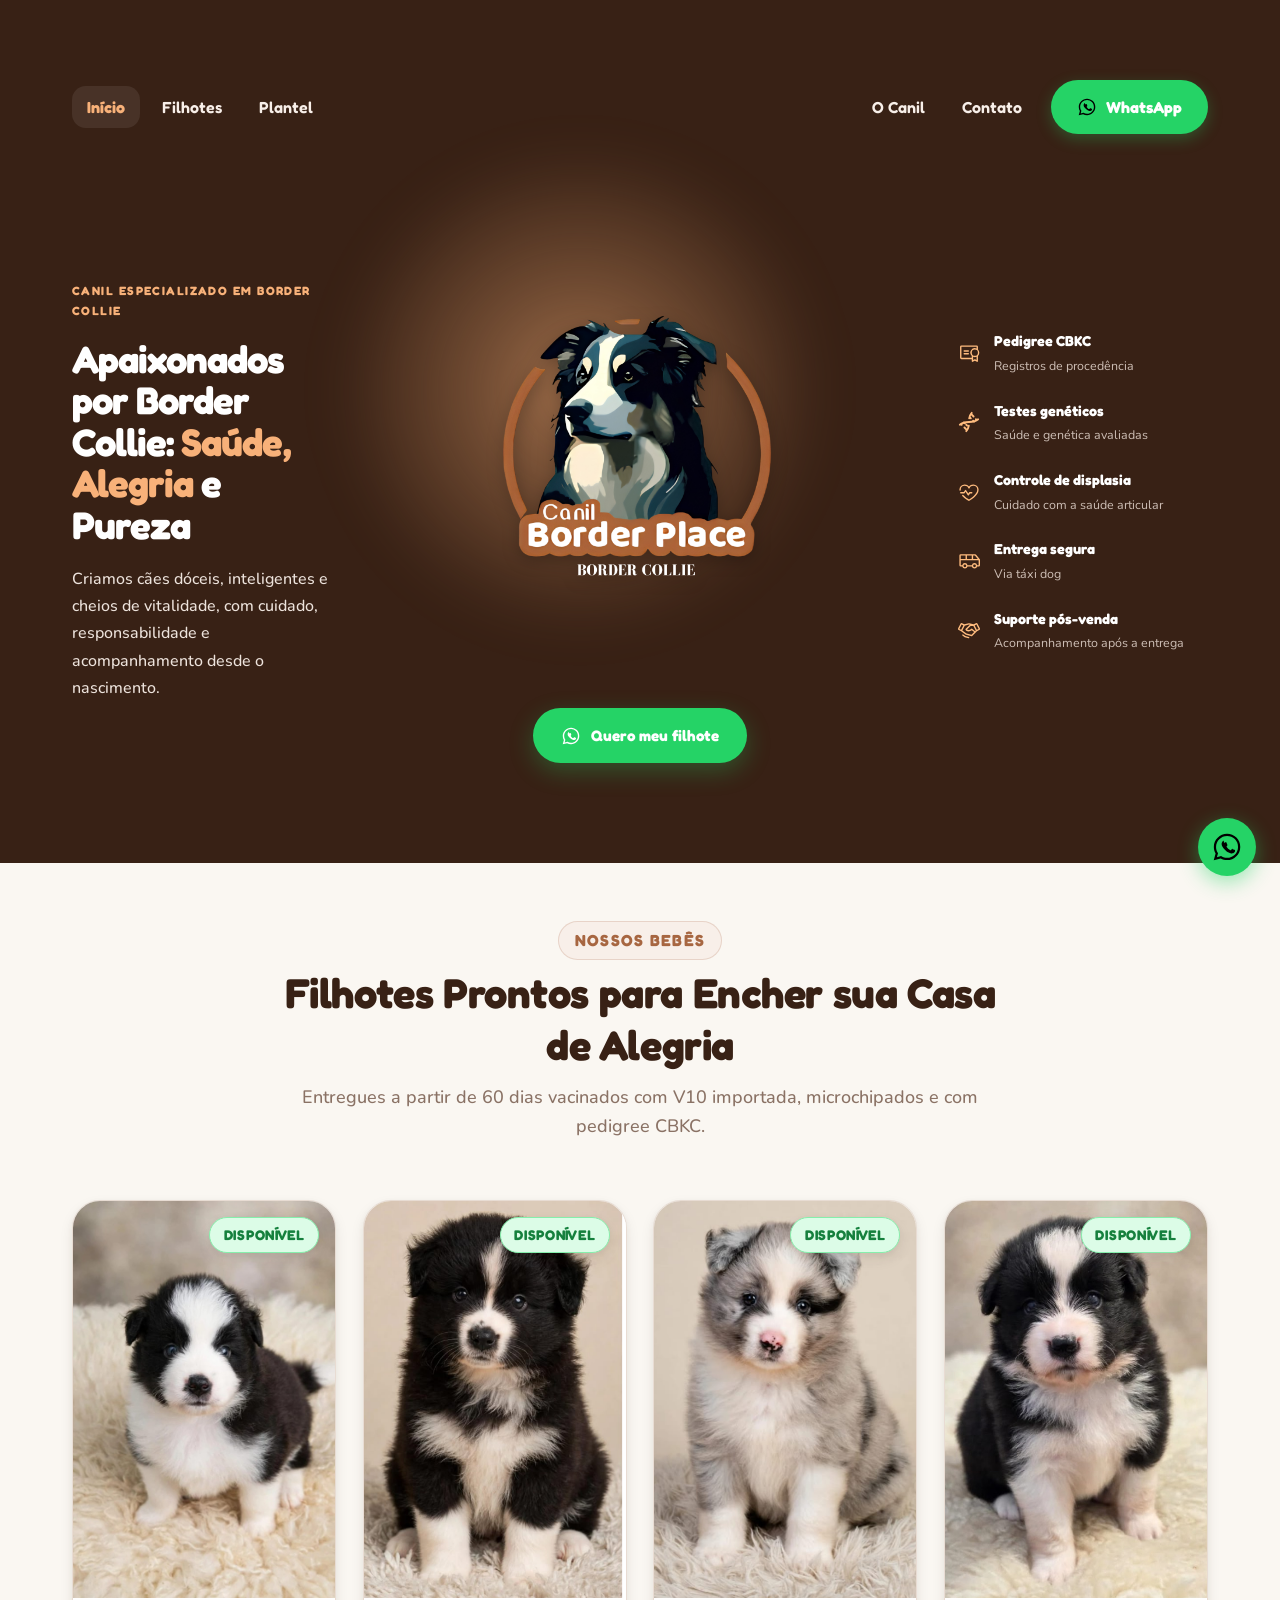
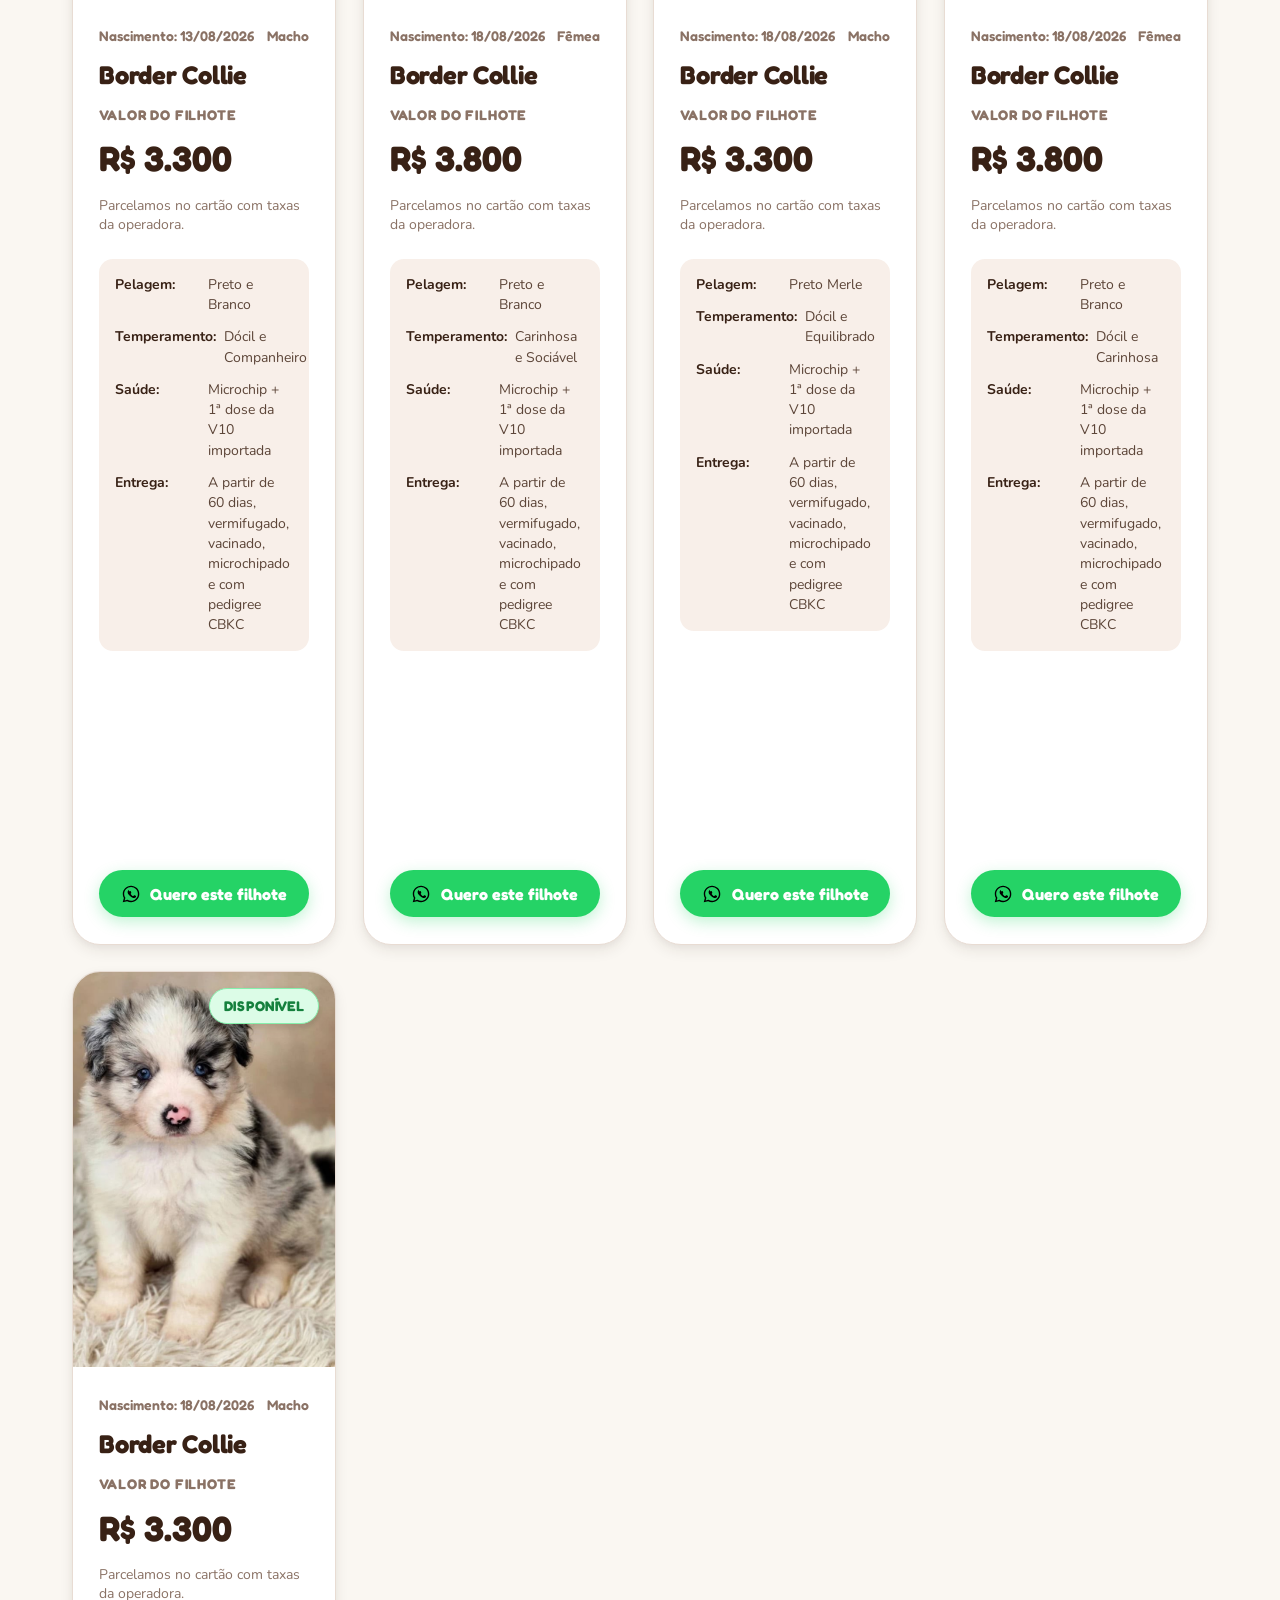
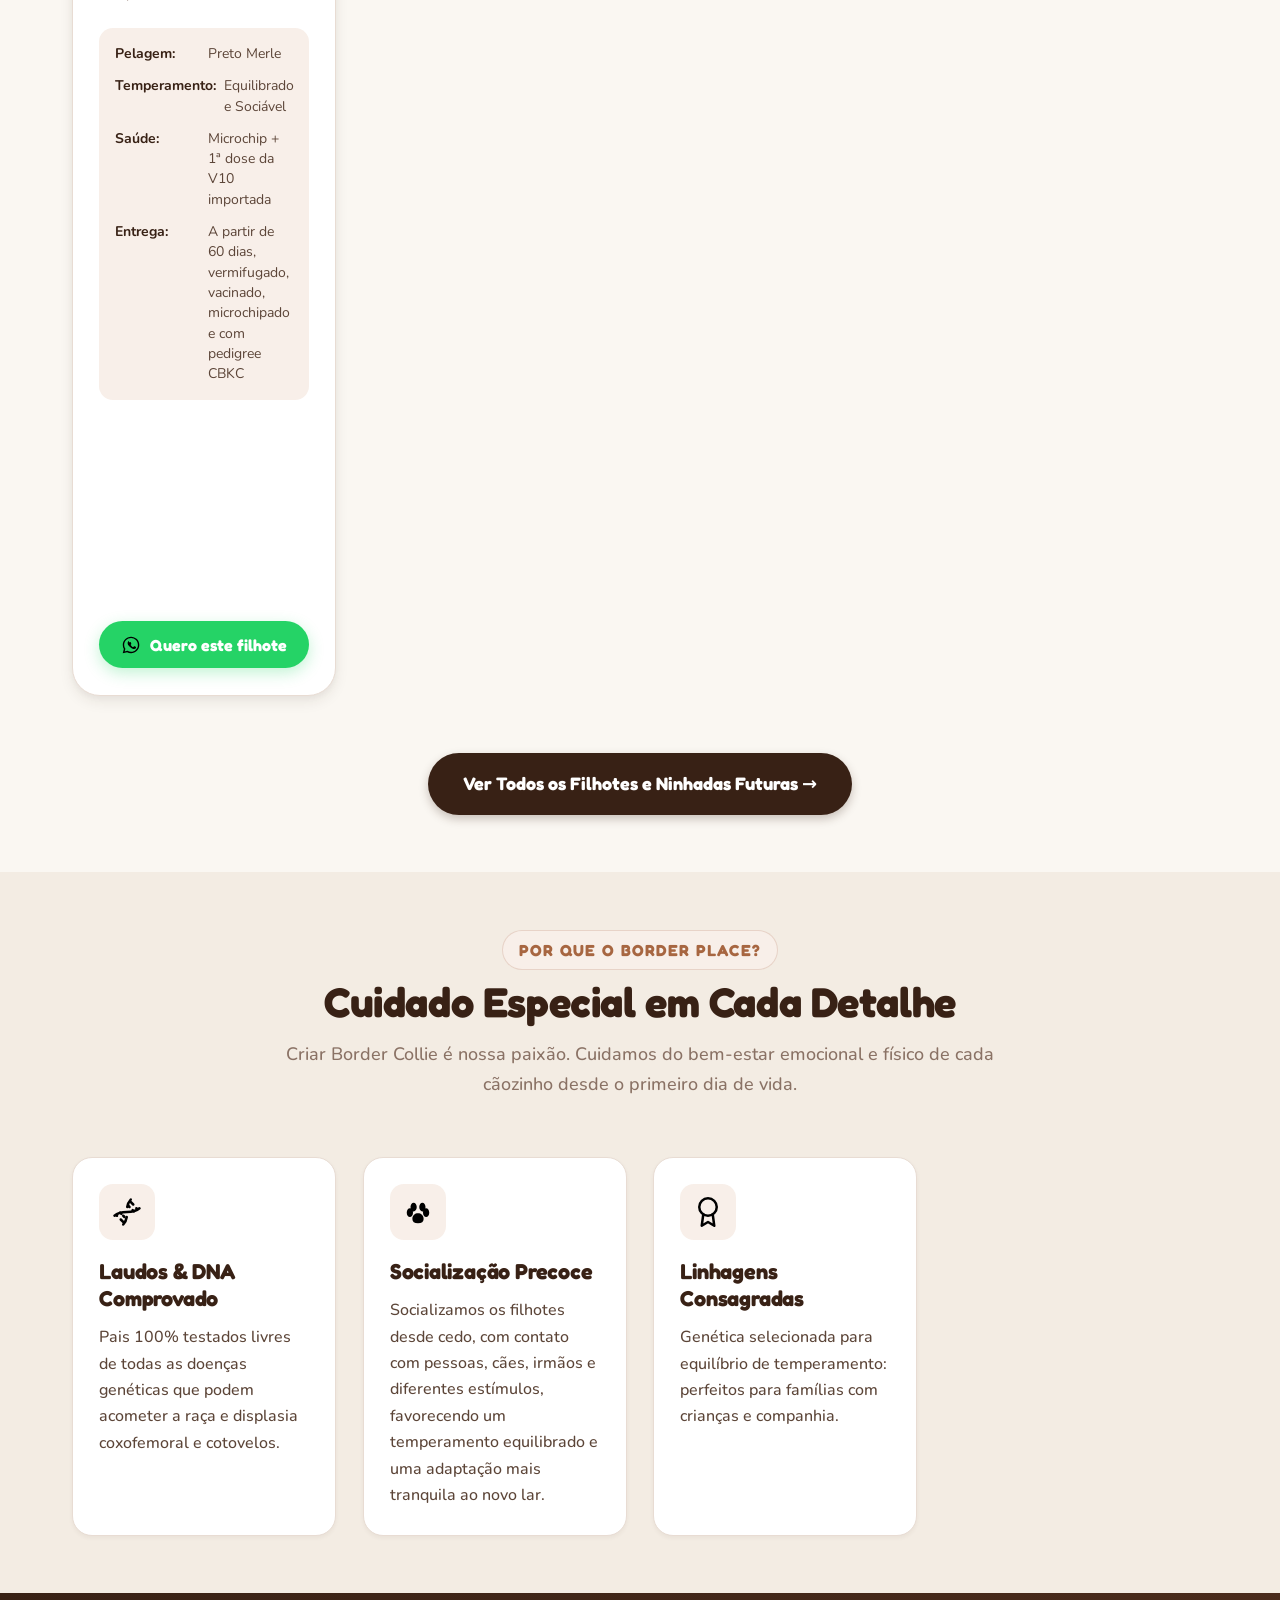
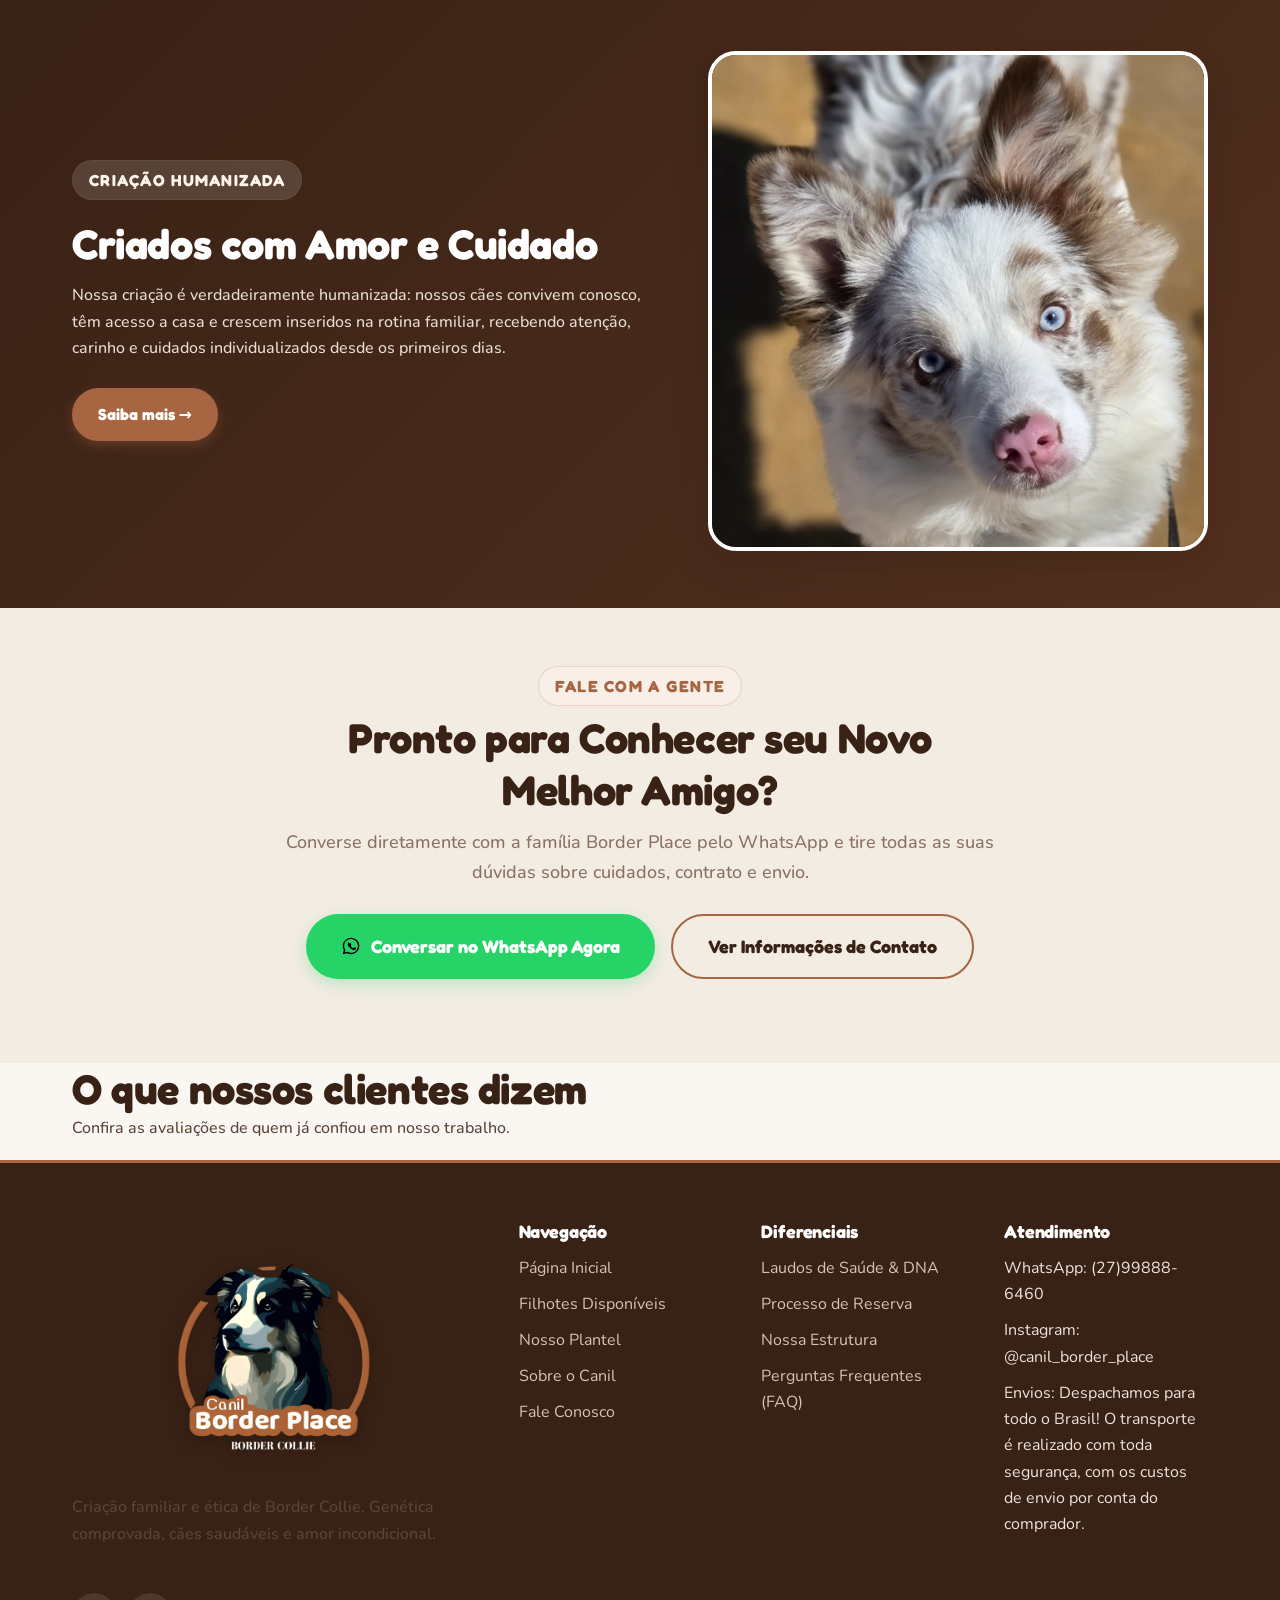
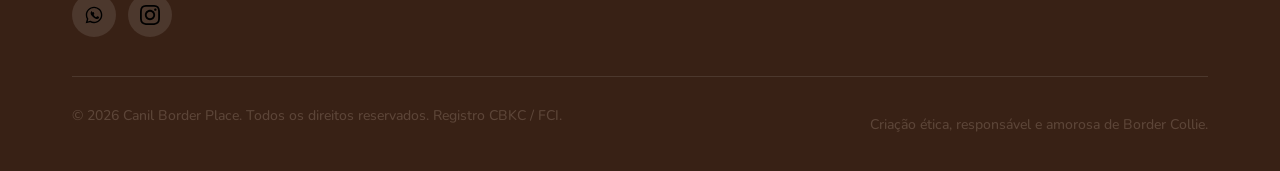
<file: index.html>
﻿<!DOCTYPE html>
<html lang="pt-BR">
<head>
  <meta charset="UTF-8">
  <meta name="viewport" content="width=device-width, initial-scale=1.0">
  <title>Canil Border Place | Filhotes de Border Collie com Pedigree e Amor</title>
  <meta name="description" content="Canil especializado na criação responsável e amorosa de Border Collie. Filhotes selecionados com pedigree CBKC/FCI, laudos genéticos negativos e acompanhamento veterinário.">
  <meta name="keywords" content="Border Collie, filhotes de Border Collie, Canil Border Collie, Border Collie Brasil, filhotes com pedigree, cão pastor">
  <meta name="author" content="Canil Border Place">
  <meta name="robots" content="index, follow">

  <!-- Open Graph / Redes Sociais -->
  <meta property="og:type" content="website">
  <meta property="og:title" content="Canil Border Place | Criação Ética de Border Collie">
  <meta property="og:description" content="Excelência genética, saúde e temperamento excepcional na criação de Border Collies. Conheça nossos filhotes e plantel.">
  <meta property="og:image" content="https://www.canilborderplace.com.br/assets/logo/logo.png">
  <meta property="og:image:secure_url" content="https://www.canilborderplace.com.br/assets/logo/logo.png">
  <meta property="og:image:type" content="image/png">
  <meta property="og:image:width" content="1200">
  <meta property="og:image:height" content="630">


  <!-- Favicon -->
  <link rel="icon" type="image/svg+xml" href="./favicon.svg">
  <link rel="alternate icon" href="./favicon.ico">

  <!-- Google Fonts: Fredoka & Nunito (Divertidas, Acolhedoras e Legíveis) -->
  <link rel="preconnect" href="https://fonts.googleapis.com">
  <link rel="preconnect" href="https://fonts.gstatic.com" crossorigin>
  <link href="https://fonts.googleapis.com/css2?family=Fredoka:wght@400;500;600;700&family=Nunito:wght@400;500;600;700;800;900&display=swap" rel="stylesheet">

  <!-- Folha de Estilos -->
  <link rel="stylesheet" href="./css/style.css">

  <!-- Schema.org JSON-LD -->
  <script type="application/ld+json">
  {
    "@context": "https://schema.org",
    "@type": "LocalBusiness",
    "name": "Canil Border Place",
    "description": "Canil especializado na criação de cães da raça Border Collie com pedigree, laudos genéticos e foco em temperamento e saúde.",
    "image": "./assets/images/fotobanner.webp",
    "telephone": "+5527998886460",
    "email": "contato@canilborderplace.com.br",
    "address": {
      "@type": "PostalAddress",
      "addressCountry": "BR"
    },
    "priceRange": "$$$"
  }
  </script>
</head>
<body>

  <!-- ================= CABEÇALHO ================= -->
  <header class="site-header">
    <div class="container header-container">

      <!-- MENU ESQUERDO -->
      <nav class="header-nav header-nav-left" aria-label="Navegação principal">
        <ul class="nav-list">
          <li>
            <a href="./index.html" class="nav-link active">Início</a>
          </li>
          <li>
            <a href="./filhotes.html" class="nav-link">Filhotes</a>
          </li>
          <li>
            <a href="./plantel.html" class="nav-link">Plantel</a>
          </li>
        </ul>
      </nav>

      <!-- LOGO CENTRAL (CORRIGIDO) -->
      <a href="./index.html" class="logo-link" aria-label="Canil Border Place - Início">
      
      </a> <!-- Fechamento da tag adicionado aqui -->

      <!-- MENU DIREITO -->
<nav id="main-nav" class="header-nav header-nav-right" aria-label="Navegação secundária">

  <!-- LINKS QUE APARECEM SOMENTE NO MENU MOBILE -->
  <ul class="nav-list mobile-nav-links">
    <li>
      <a href="./index.html" class="nav-link active">Início</a>
    </li>
    <li>
      <a href="./filhotes.html" class="nav-link">Filhotes</a>
    </li>
    <li>
      <a href="./plantel.html" class="nav-link">Plantel</a>
    </li>
  </ul>

  <!-- LINKS DO MENU DIREITO -->
  <ul class="nav-list desktop-right-links">
    <li>
      <a href="./o-canil.html" class="nav-link">O Canil</a>
    </li>
    <li>
      <a href="./contato.html" class="nav-link">Contato</a>
    </li>
  </ul>

  <!-- WHATSAPP -->
  <div class="header-cta">
    <a
      href="https://wa.me/+5527998886460?text=Ol%C3%A1!%20Gostaria%20de%20informa%C3%A7%C3%B5es%20sobre%20os%20filhotes%20do%20Canil%20Border%20Place."
      target="_blank"
      rel="noopener noreferrer"
      class="btn btn-whatsapp"
    >
      <img
        src="./assets/icons/whatsapp.svg"
        alt=""
        class="icon"
        width="18"
        height="18"
      >
      WhatsApp
    </a>
  </div>

</nav>

      <!-- BOTÃO MOBILE -->
      <button
        class="mobile-toggle"
        aria-label="Abrir menu de navegação"
        aria-expanded="false"
        aria-controls="main-nav"
      >
        <img src="./assets/icons/menu.svg" alt="" class="icon icon-menu" width="24" height="24">
        <img src="./assets/icons/close.svg" alt="" class="icon icon-close" width="24" height="24">
      </button>

    </div>
  </header>

  <!-- ================= CONTEÚDO PRINCIPAL ================= -->
<main>

  <!-- HERO SECTION -->
  <section class="hero" aria-labelledby="hero-heading">

    <div class="container">

      <div class="hero-grid">

        <!-- ================= CONTEÚDO ESQUERDO ================= -->
        <div class="hero-content">

          <span class="hero-eyebrow">
            Canil especializado em Border Collie
          </span>

          <h1 id="hero-heading" class="hero-title">
            Apaixonados por Border Collie:
            <span>Saúde, Alegria</span> e Pureza
          </h1>

          <p class="hero-subtitle">
            Criamos cães dóceis, inteligentes e cheios de vitalidade,
            com cuidado, responsabilidade e acompanhamento desde o nascimento.
          </p>

        </div>


        <!-- ================= IMAGEM CENTRAL ================= -->
        <div class="hero-center">

          <div class="hero-media">

            <div class="hero-glow"></div>

            <img
              src="./assets/logo/logo.png"
              alt="Canil Border Place"
              class="logo-img"
              width="72"
              height="72"
              loading="eager"
            >

          </div>

          <!-- BOTÃO ABAIXO DA FOTO -->
          <a
            href="https://wa.me/5527998886460?text=Olá!%20Vim%20pelo%20site%20do%20Canil%20Border%20Place%20e%20quero%20saber%20mais%20sobre%20os%20filhotes."
            target="_blank"
            rel="noopener noreferrer"
            class="hero-puppy-cta"
          >
            <img
              src="./assets/icons/whatsapp.svg"
              alt=""
              width="20"
              height="20"
            >
            Quero meu filhote
          </a>

        </div>


        <!-- ================= CONTEÚDO DIREITO ================= -->
        <div class="hero-info">

          <div class="hero-info-item">

            <img
              src="./assets/icons/certificate.svg"
              alt=""
              width="22"
              height="22"
            >

            <div>
              <strong>Pedigree CBKC</strong>
              <span>Registros de procedência </span>
            </div>

          </div>


          <div class="hero-info-item">

            <img
              src="./assets/icons/dna.svg"
              alt=""
              width="22"
              height="22"
            >

            <div>
              <strong>Testes genéticos</strong>
              <span>Saúde e genética avaliadas</span>
            </div>

          </div>


          <div class="hero-info-item">

            <img
              src="./assets/icons/heartbeat.svg"
              alt=""
              width="22"
              height="22"
            >

            <div>
              <strong>Controle de displasia</strong>
              <span>Cuidado com a saúde articular</span>
            </div>

          </div>

           <div class="hero-info-item">

            <img
              src="./assets/icons/van.svg"
              alt=""
              width="22"
              height="22"
            >

            <div>
              <strong>Entrega segura</strong>
              <span>Via táxi dog</span>
            </div>

          </div>

          <div class="hero-info-item">

            <img
              src="./assets/icons/handshake.svg"
              alt=""
              width="22"
              height="22"
            >

            <div>
              <strong>Suporte pós-venda</strong>
              <span>Acompanhamento após a entrega</span>
            </div>

          </div>

        </div>

      </div>

    </div>

  </section>

    <!-- DESTAQUE DE FILHOTES COM FOTOS REAIS -->
    <section class="section" aria-labelledby="filhotes-destaque-heading">
      <div class="container">
        <header class="section-header">
          <span class="section-subtitle">Nossos Bebês</span>
          <h2 id="filhotes-destaque-heading" class="section-title">Filhotes Prontos para Encher sua Casa de Alegria</h2>
          <p class="section-desc">Entregues a partir de 60 dias vacinados com V10 importada, microchipados e com pedigree CBKC.</p>
        </header>

        <div class="cards-grid">
          <!-- Filhote 1 -->
<article
  class="puppy-card"
  data-category="macho preto-branco"
  data-status="disponivel"
>

  <div class="card-media">
    <span class="badge badge-success card-badge">Disponível</span>

    <img
      src="./assets/images/filhote-01.jpg"
      alt="Filhote Border Collie Preto e Branco"
      width="614"
      height="1024"
      loading="lazy"
    >
  </div>

  <div class="card-body">

    <div class="card-meta">
      <span>Nascimento: 13/08/2026</span>
      <span>Macho</span>
    </div>

    <h3 class="card-title">Border Collie</h3>

    <!-- PREÇO -->
  <span class="puppy-price-label">Valor do filhote</span>

  <strong class="puppy-price-value">
    R$ 3.300
  </strong>

  <span class="puppy-price-note">
    Parcelamos no cartão com taxas da operadora.
  </span>

  

    <div class="dog-details-list">

  <div class="dog-detail-item">
    <strong>Pelagem:</strong>
    <span>Preto e Branco</span>
  </div>

  <div class="dog-detail-item">
    <strong>Temperamento:</strong>
    <span>Dócil e Companheiro</span>
  </div>

  <div class="dog-detail-item">
        <strong>Saúde:</strong> Microchip + 1ª dose da V10 importada
      </div>

  <div class="dog-detail-item">
    <strong>Entrega:</strong>
    <span>A partir de 60 dias, vermifugado, vacinado, microchipado e com pedigree CBKC</span>
  </div>

</div>

    <div class="card-footer">

      <button
        type="button"
        class="btn btn-whatsapp btn-full btn-reserve-puppy"
        data-puppy-color="Preto e Branco"
      >
        <img
          src="./assets/icons/whatsapp.svg"
          alt=""
          class="icon"
          width="18"
          height="18"
        >
        Quero este filhote
      </button>

    </div>

  </div>

</article>

          <!-- Filhote 2 -->
<article class="puppy-card" data-category="femea preto-branco" data-status="disponivel">

  <div class="card-media">
    <span class="badge badge-success card-badge">Disponível</span>

    <img
      src="./assets/images/filhote 2.png"
      alt="Filhote Border Collie Preto e Branco"
      width="468"
      height="1024"
      loading="lazy"
    >
  </div>

  <div class="card-body">

    <div class="card-meta">
      <span>Nascimento: 18/08/2026</span>
      <span>Fêmea</span>
    </div>

    <h3 class="card-title">Border Collie</h3>

    <!-- PREÇO -->
  <span class="puppy-price-label">Valor do filhote</span>

  <strong class="puppy-price-value">
    R$ 3.800
  </strong>

  <span class="puppy-price-note">
    Parcelamos no cartão com taxas da operadora.
  </span>

    <div class="dog-details-list">

      <div class="dog-detail-item">
        <strong>Pelagem:</strong> Preto e Branco
      </div>

      <div class="dog-detail-item">
        <strong>Temperamento:</strong>Carinhosa e Sociável
      </div>

      <div class="dog-detail-item">
        <strong>Saúde:</strong> Microchip + 1ª dose da V10 importada
      </div>

      <div class="dog-detail-item">
        <strong>Entrega:</strong> A partir de 60 dias, vermifugado, vacinado, microchipado e com pedigree CBKC
      </div>

    </div>

    <div class="card-footer">

      <button
        type="button"
        class="btn btn-whatsapp btn-full btn-reserve-puppy"
        data-puppy-color="Preto e Branco"
      >
        <img
          src="./assets/icons/whatsapp.svg"
          alt=""
          class="icon"
          width="18"
          height="18"
        >
        Quero este filhote
      </button>

    </div>

  </div>

</article>
          <!-- Filhote 3 -->
<article class="puppy-card" data-category="macho blue-merle" data-status="disponivel">

  <div class="card-media">
    <span class="badge badge-success card-badge">Disponível</span>

    <img
      src="./assets/images/filhote 3.png"
      alt="Filhote Border Collie Blue Merle"
      width="468"
      height="1024"
      loading="lazy"
    >
  </div>

  <div class="card-body">

    <div class="card-meta">
      <span>Nascimento: 18/08/2026</span>
      <span>Macho</span>
    </div>

    <h3 class="card-title">Border Collie</h3>

    <!-- PREÇO -->
  <span class="puppy-price-label">Valor do filhote</span>

  <strong class="puppy-price-value">
    R$ 3.300
  </strong>

  <span class="puppy-price-note">
    Parcelamos no cartão com taxas da operadora.
  </span>

    <div class="dog-details-list">

      <div class="dog-detail-item">
        <strong>Pelagem:</strong> Preto Merle
      </div>

      <div class="dog-detail-item">
        <strong>Temperamento:</strong> Dócil e Equilibrado 
      </div>

      <div class="dog-detail-item">
        <strong>Saúde:</strong> Microchip + 1ª dose da V10 importada
      </div>

      <div class="dog-detail-item">
        <strong>Entrega:</strong> A partir de 60 dias, vermifugado, vacinado, microchipado e com pedigree CBKC
      </div>

    </div>

    <div class="card-footer">

      <button
        type="button"
        class="btn btn-whatsapp btn-full btn-reserve-puppy"
        data-puppy-color="Blue Merle"
      >
        <img
          src="./assets/icons/whatsapp.svg"
          alt=""
          class="icon"
          width="18"
          height="18"
        >
        Quero este filhote
      </button>

    </div>

  </div>

</article>
          <!-- Filhote 4 -->
<article class="puppy-card" data-category="femea preto-branco" data-status="disponivel">

  <div class="card-media">
    <span class="badge badge-success card-badge">Disponível</span>

    <img
      src="./assets/images/filhote-02.jpg"
      alt="Filhote Border Collie Preto e Branco"
      width="468"
      height="1024"
      loading="lazy"
    >
  </div>

  <div class="card-body">

    <div class="card-meta">
      <span>Nascimento: 18/08/2026</span>
      <span>Fêmea</span>
    </div>

    <h3 class="card-title">Border Collie</h3>

    <!-- PREÇO -->
  <span class="puppy-price-label">Valor do filhote</span>

  <strong class="puppy-price-value">
    R$ 3.800
  </strong>

  <span class="puppy-price-note">
    Parcelamos no cartão com taxas da operadora.
  </span>

    <div class="dog-details-list">

      <div class="dog-detail-item">
        <strong>Pelagem:</strong> Preto e Branco
      </div>

      <div class="dog-detail-item">
        <strong>Temperamento:</strong> Dócil e Carinhosa
      </div>

      <div class="dog-detail-item">
        <strong>Saúde:</strong> Microchip + 1ª dose da V10 importada
      </div>

      <div class="dog-detail-item">
        <strong>Entrega:</strong> A partir de 60 dias, vermifugado, vacinado, microchipado e com pedigree CBKC
      </div>

    </div>

    <div class="card-footer">

      <button
        type="button"
        class="btn btn-whatsapp btn-full btn-reserve-puppy"
        data-puppy-color="Preto e Branco"
      >
        <img
          src="./assets/icons/whatsapp.svg"
          alt=""
          class="icon"
          width="18"
          height="18"
        >
        Quero este filhote
      </button>

    </div>

  </div>

</article>

          <!-- Filhote 5 -->
<article class="puppy-card" data-category="macho blue-merle" data-status="disponivel">

  <div class="card-media">
    <span class="badge badge-success card-badge">Disponível</span>

    <img
      src="./assets/images/filhote 5.png"
      alt="Filhote Border Collie Preto Merle"
      width="468"
      height="1024"
      loading="lazy"
    >
  </div>

  <div class="card-body">

    <div class="card-meta">
      <span>Nascimento: 18/08/2026</span>
      <span>Macho</span>
    </div>

    <h3 class="card-title">Border Collie</h3>

    <!-- PREÇO -->
  <span class="puppy-price-label">Valor do filhote</span>

  <strong class="puppy-price-value">
    R$ 3.300
  </strong>

  <span class="puppy-price-note">
    Parcelamos no cartão com taxas da operadora.
  </span>

    <div class="dog-details-list">

      <div class="dog-detail-item">
        <strong>Pelagem:</strong> Preto Merle
      </div>

      <div class="dog-detail-item">
        <strong>Temperamento:</strong> Equilibrado e Sociável
      </div>

      <div class="dog-detail-item">
        <strong>Saúde:</strong> Microchip + 1ª dose da V10 importada
      </div>

      <div class="dog-detail-item">
        <strong>Entrega:</strong> A partir de 60 dias, vermifugado, vacinado, microchipado e com pedigree CBKC
      </div>

    </div>

    <div class="card-footer">

      <button
        type="button"
        class="btn btn-whatsapp btn-full btn-reserve-puppy"
        data-puppy-color="Blue Merle"
      >
        <img
          src="./assets/icons/whatsapp.svg"
          alt=""
          class="icon"
          width="18"
          height="18"
        >
        Quero este filhote
      </button>

    </div>

  </div>

</article>

        </div>

        <div style="text-align: center; margin-top: var(--space-xl);">
          <a href="./filhotes.html" class="btn btn-secondary btn-lg">
            Ver Todos os Filhotes e Ninhadas Futuras &rarr;
          </a>
        </div>
      </div>
      
    </section>

    <!-- DIFERENCIAIS SECTION -->
    <section class="section section-alt" aria-labelledby="diferenciais-heading">
      <div class="container">
        <header class="section-header">
          <span class="section-subtitle">Por Que o Border Place?</span>
          <h2 id="diferenciais-heading" class="section-title">Cuidado Especial em Cada Detalhe</h2>
          <p class="section-desc">Criar Border Collie é nossa paixão. Cuidamos do bem-estar emocional e físico de cada cãozinho desde o primeiro dia de vida.</p>
        </header>

        <div class="features-grid">
          <article class="feature-card">
            <div class="feature-icon-wrapper">
              <img src="./assets/icons/dna.svg" alt="" class="icon" width="28" height="28">
            </div>
            <h3>Laudos &amp; DNA Comprovado</h3>
            <p>Pais 100% testados livres de todas as doenças genéticas que podem acometer a raça e displasia coxofemoral e cotovelos.</p>
          </article>

          <article class="feature-card">
            <div class="feature-icon-wrapper">
              <img src="./assets/icons/paw.svg" alt="" class="icon" width="28" height="28">
            </div>
            <h3>Socialização Precoce</h3>
            <p>Socializamos os filhotes desde cedo, com contato com pessoas, cães, irmãos e diferentes estímulos, favorecendo um temperamento equilibrado e uma adaptação mais tranquila ao novo lar.</p>
          </article>

          <article class="feature-card">
            <div class="feature-icon-wrapper">
              <img src="./assets/icons/award.svg" alt="" class="icon" width="28" height="28">
            </div>
            <h3>Linhagens Consagradas</h3>
            <p>Genética selecionada para equilíbrio de temperamento: perfeitos para famílias com crianças e companhia.</p>
          </article>
        </div>
      </div>
    </section>

    <!-- SEÇÃO O CANIL PREVIEW -->
    <section class="section section-primary" aria-labelledby="canil-preview-heading">
      <div class="container">
        <div class="about-grid">
          <div class="about-text">
            <span class="section-subtitle" style="background: rgba(248, 239, 233, 0.15); color: #FFF4EC;">Criação Humanizada</span>
            <h2 id="canil-preview-heading" style="margin-block: var(--space-xs); color: #FFFFFF;">Criados com Amor e Cuidado</h2>
            <p>
Nossa criação é verdadeiramente humanizada: nossos cães convivem conosco, têm acesso a casa e crescem inseridos na rotina familiar, recebendo atenção, carinho e cuidados individualizados desde os primeiros dias.            </p>
            <div style="margin-top: var(--space-md);">
              <a href="./o-canil.html" class="btn btn-primary">
                Saiba mais &rarr;
              </a>
            </div>
          </div>
          <div class="about-media">
            <img src="./assets/images/Criação Humanizada.png" alt="Border Collie feliz no Canil Border Place" width="764" height="1024" loading="lazy">
          </div>
        </div>
      </div>
    </section>

    <!-- CHAMADA FINAL / CTA -->
    <section class="section section-alt" aria-labelledby="cta-heading">
      <div class="container">
        <div class="section-header" style="margin-bottom: var(--space-md);">
          <span class="section-subtitle">Fale com a Gente</span>
          <h2 id="cta-heading" class="section-title">Pronto para Conhecer seu Novo Melhor Amigo?</h2>
          <p class="section-desc">Converse diretamente com a família Border Place pelo WhatsApp e tire todas as suas dúvidas sobre cuidados, contrato e envio.</p>
          <div style="display: flex; justify-content: center; gap: 1rem; margin-top: var(--space-md); flex-wrap: wrap;">
            <a href="https://wa.me/+5527998886460?text=Ol%C3%A1!%20Gostaria%20de%20mais%20informa%C3%A7%C3%B5es%20sobre%20os%20Border%20Collies%20do%20canil." 
               target="_blank" 
               rel="noopener noreferrer" 
               class="btn btn-whatsapp btn-lg">
              <img src="./assets/icons/whatsapp.svg" alt="" class="icon" width="20" height="20">
              Conversar no WhatsApp Agora
            </a>
            <a href="./contato.html" class="btn btn-outline btn-lg">
              Ver Informações de Contato
            </a>
          </div>
        </div>
      </div>
    </section>

<section class="avaliacoes">
    <div class="container">

        <h2>O que nossos clientes dizem</h2>
        <p>Confira as avaliações de quem já confiou em nosso trabalho.</p>

        <!-- Elfsight Google Reviews | Untitled Google Reviews -->
<script src="https://elfsightcdn.com/platform.js" async></script>
<div class="elfsight-app-03fb500c-d95d-4a56-b530-f8f04768436a" data-elfsight-app-lazy></div>

    </div>
</section>

  </main>

  <!-- ================= RODAPÉ ================= -->
  <footer class="site-footer">
    <div class="container">
      <div class="footer-grid">
        <div class="footer-brand">
          <a href="./index.html" class="logo-link" aria-label="Canil Border Place - Início">
        <img
          src="./assets/logo/logo.png"
          alt="Canil Border Place"
          class="logo-img"
          width="72"
          height="72"
        >
      </a>
          <p style="margin-top: 0.75rem;">
            Criação familiar e ética de Border Collie. Genética comprovada, cães saudáveis e amor incondicional.
          </p>
          <div class="social-links" style="margin-top: 1rem;">
            <a href="https://wa.me/+5527998886460" target="_blank" rel="noopener noreferrer" class="social-btn" aria-label="Nosso WhatsApp">
              <img src="./assets/icons/whatsapp.svg" alt="" class="icon" width="20" height="20">
            </a>
            <a href="https://www.instagram.com/canil_border_place/" target="_blank" rel="noopener noreferrer" class="social-btn" aria-label="Nosso Instagram">
              <img src="./assets/icons/instagram.svg" alt="" class="icon" width="20" height="20">
            </a>
          </div>
        </div>

        <div>
          <h4 class="footer-title">Navegação</h4>
          <ul class="footer-links">
            <li><a href="./index.html">Página Inicial</a></li>
            <li><a href="./filhotes.html">Filhotes Disponíveis</a></li>
            <li><a href="./plantel.html">Nosso Plantel</a></li>
            <li><a href="./o-canil.html">Sobre o Canil</a></li>
            <li><a href="./contato.html">Fale Conosco</a></li>
          </ul>
        </div>

        <div>
          <h4 class="footer-title">Diferenciais</h4>
          <ul class="footer-links">
            <li><a href="./plantel.html#laudos">Laudos de Saúde &amp; DNA</a></li>
            <li><a href="./filhotes.html#como-funciona">Processo de Reserva</a></li>
            <li><a href="./o-canil.html#estrutura">Nossa Estrutura</a></li>
            <li><a href="./contato.html#faq">Perguntas Frequentes (FAQ)</a></li>
          </ul>
        </div>

        <div>
          <h4 class="footer-title">Atendimento</h4>
          <ul class="footer-links">
            <li><span>WhatsApp: (27)99888-6460</span></li>
            <li><span>Instagram: @canil_border_place</span></li>
            <li><span>Envios: Despachamos para todo o Brasil! O transporte é realizado com toda segurança, com os custos de envio por conta do comprador.</span></li>
          </ul>
        </div>
      </div>

      <div class="footer-bottom">
        <p>&copy; 2026 Canil Border Place. Todos os direitos reservados. Registro CBKC / FCI.</p>
        <p>Criação ética, responsável e amorosa de Border Collie.</p>
      </div>
    </div>
  </footer>

  <!-- ================= BOTÃO FLUTUANTE WHATSAPP ================= -->
  <a href="https://wa.me/+5527998886460?text=Ol%C3%A1!%20Estou%20no%20site%20do%20Canil%20Border%20Place%20e%20gostaria%20de%20atendimento." 
     class="whatsapp-float" 
     target="_blank" 
     rel="noopener noreferrer" 
     aria-label="Falar no WhatsApp com o Canil Border Place">
    <img src="./assets/icons/whatsapp.svg" alt="" class="icon" width="32" height="32">
  </a>

  <!-- Script Principal -->
  <script type="module" src="./js/script.js"></script>
</body>
</html>
</file>
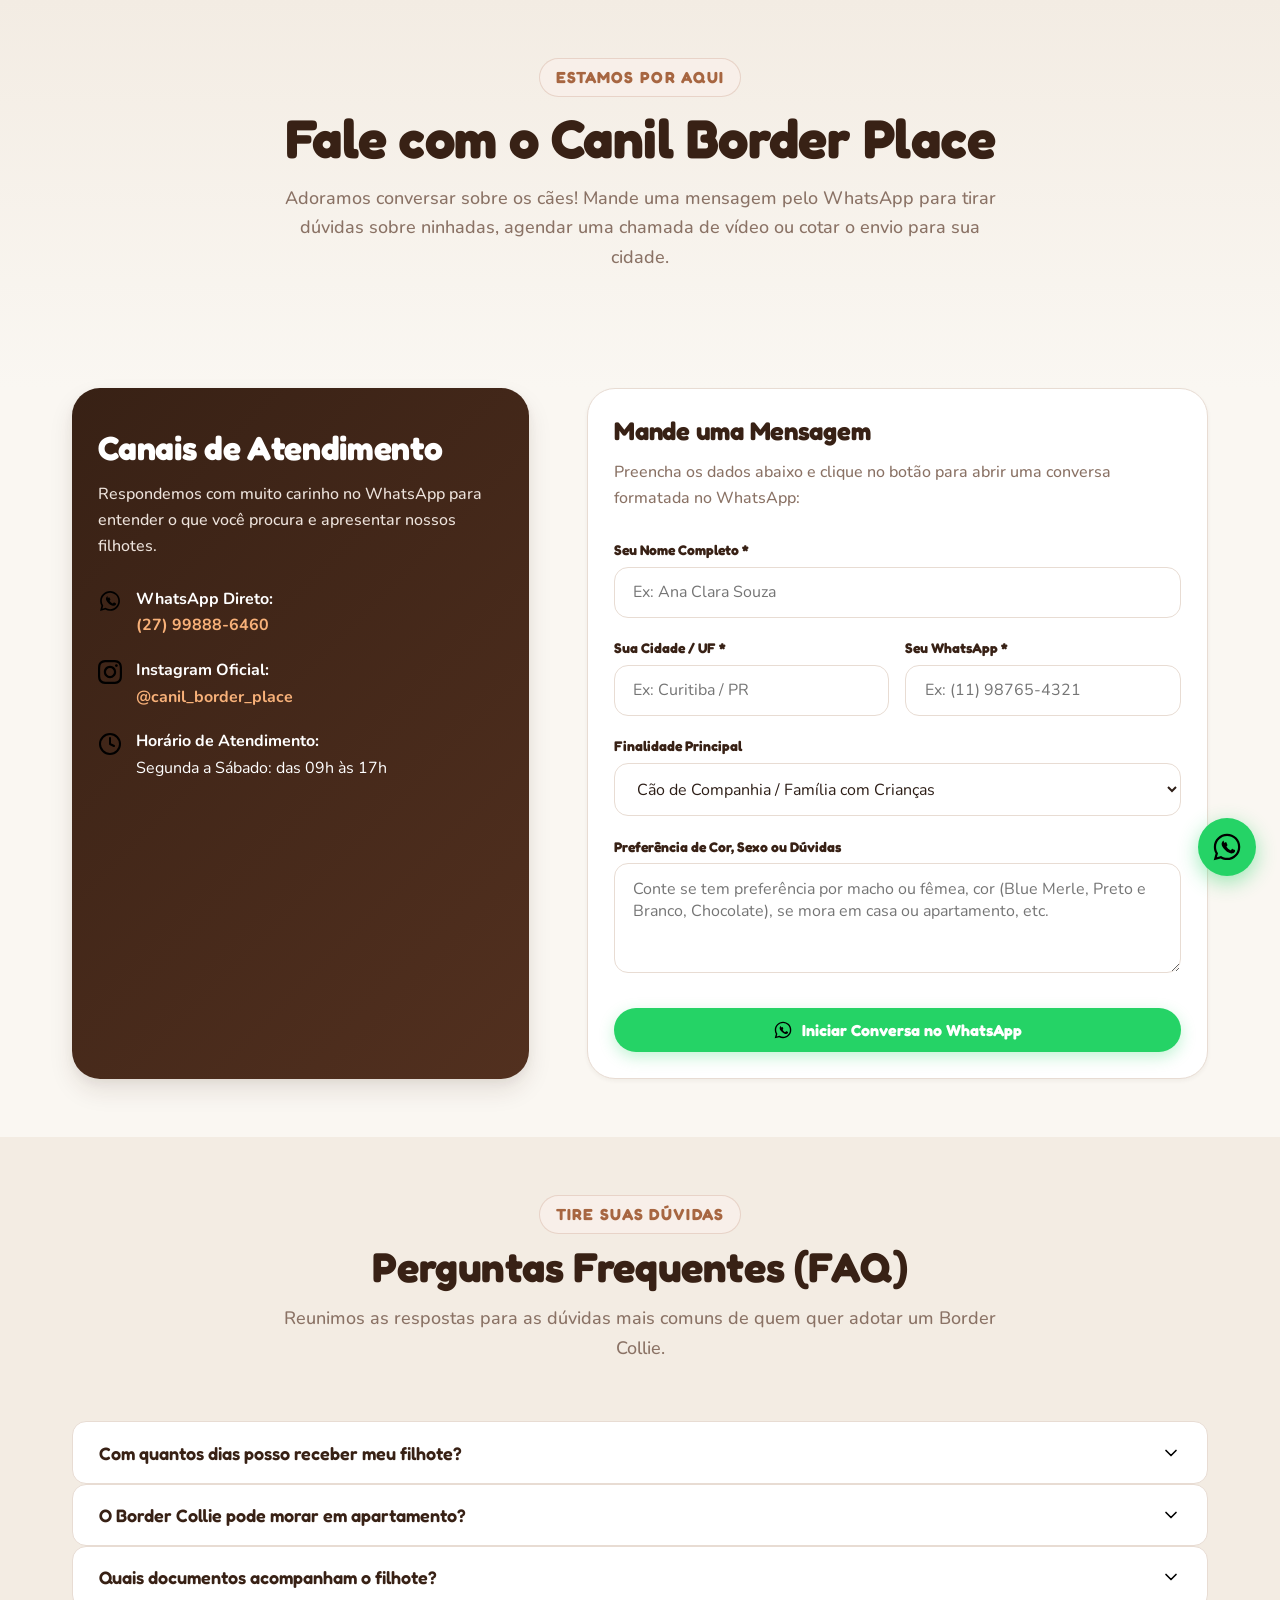
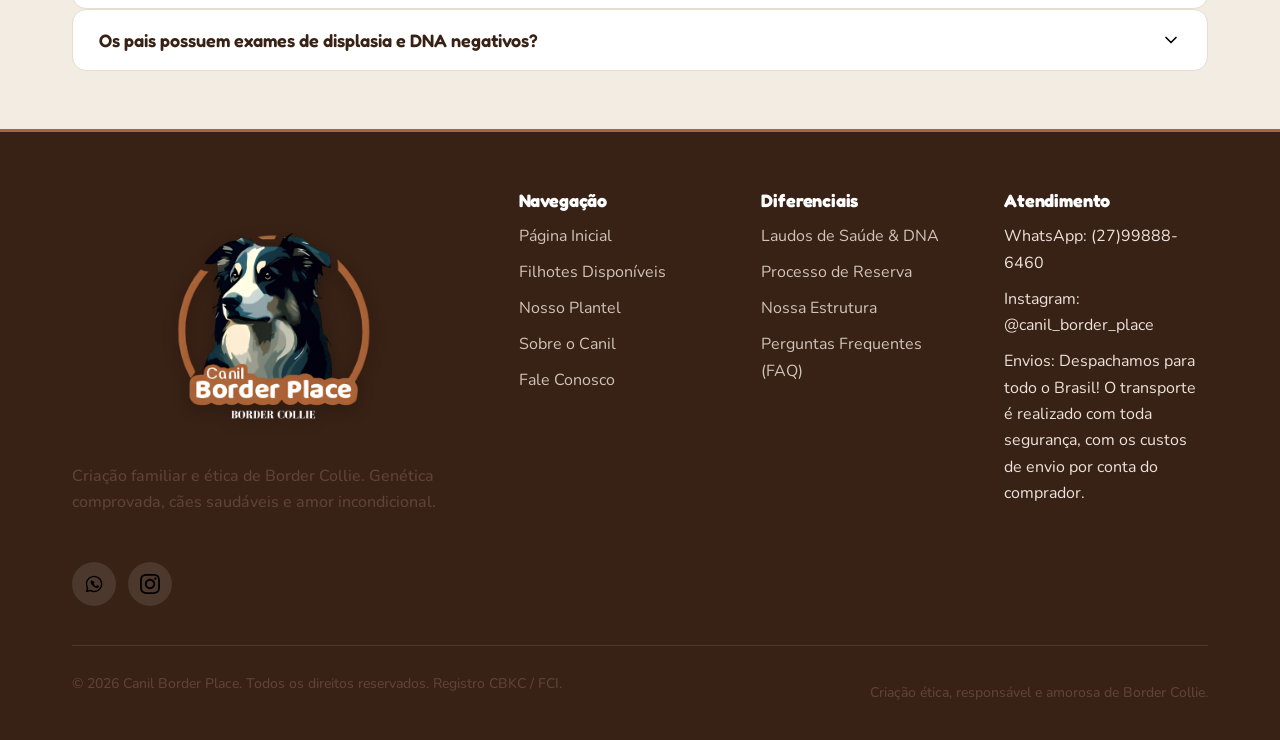
<file: contato.html>
﻿<!DOCTYPE html>
<html lang="pt-BR">
<head>
  <meta charset="UTF-8">
  <meta name="viewport" content="width=device-width, initial-scale=1.0">
  <title>Fale Conosco | Contato e Atendimento | Canil Border Place</title>
  <meta name="description" content="Entre em contato com o Canil Border Place. Atendimento direto pelo WhatsApp, dúvidas sobre ninhadas, agendamento de chamadas de vídeo e envios para todo o Brasil.">
  <meta name="keywords" content="Contato Canil Border Collie, WhatsApp Canil Border Place, Endereço Canil, Envio de filhotes aéreo, Dúvidas Border Collie">
  <meta name="author" content="Canil Border Place">
  <meta name="robots" content="index, follow">

  <!-- Open Graph -->
  <meta property="og:type" content="website">
  <meta property="og:title" content="Contato e Atendimento | Canil Border Place">
  <meta property="og:description" content="Fale diretamente com nosso criador. Atendimento via WhatsApp, e-mail e informações sobre transporte e reservas.">
  <!-- Open Graph / Redes Sociais -->
  <meta property="og:type" content="website">
  <meta property="og:title" content="Canil Border Place | Criação Ética de Border Collie">
  <meta property="og:description" content="Excelência genética, saúde e temperamento excepcional na criação de Border Collies. Conheça nossos filhotes e plantel.">
  <meta property="og:image" content="https://www.canilborderplace.com.br/assets/logo/logo.png">
  <meta property="og:image:secure_url" content="https://www.canilborderplace.com.br/assets/logo/logo.png">
  <meta property="og:image:type" content="image/png">
  <meta property="og:image:width" content="1200">
  <meta property="og:image:height" content="630">


  <link rel="icon" type="image/svg+xml" href="./favicon.svg">
  <link rel="alternate icon" href="./favicon.ico">

  <!-- Google Fonts: Fredoka & Nunito -->
  <link rel="preconnect" href="https://fonts.googleapis.com">
  <link rel="preconnect" href="https://fonts.gstatic.com" crossorigin>
  <link href="https://fonts.googleapis.com/css2?family=Fredoka:wght@400;500;600;700&family=Nunito:wght@400;500;600;700;800;900&display=swap" rel="stylesheet">

  <link rel="stylesheet" href="./css/style.css">
</head>
<body>


  <!-- ================= CONTEÚDO PRINCIPAL ================= -->
  <main>
    <!-- TOPO DE CONTATO -->
    <section class="section" style="background: linear-gradient(180deg, #F3ECE3 0%, #FAF7F2 100%);">
      <div class="container">
        <div class="section-header">
          <span class="section-subtitle">Estamos por Aqui</span>
          <h1 class="section-title">Fale com o Canil Border Place</h1>
          <p class="section-desc">
            Adoramos conversar sobre os cães! Mande uma mensagem pelo WhatsApp para tirar dúvidas sobre ninhadas, agendar uma chamada de vídeo ou cotar o envio para sua cidade.
          </p>
        </div>
      </div>
    </section>

    <!-- ÁREA DE CONTATO & FORMULÁRIO -->
    <section class="section" style="padding-top: 0;">
      <div class="container">
        <div class="contact-grid">
          
          <!-- Informações de Atendimento -->
          <div class="contact-info-card">
            <h3>Canais de Atendimento</h3>
            <p>
              Respondemos com muito carinho no WhatsApp para entender o que você procura e apresentar nossos filhotes.
            </p>

            <div class="contact-methods">
              <div class="contact-item">
                <img src="./assets/icons/whatsapp.svg" alt="" class="icon" width="22" height="22">
                <div>
                  <strong>WhatsApp Direto:</strong>
                  <br>
                  <a href="https://wa.me/+5527998886460" target="_blank" rel="noopener noreferrer" style="color: #F8B179; font-weight: 700;">
                    (27) 99888-6460
                  </a>
                </div>
              </div>

              <div class="contact-item">
                <img src="./assets/icons/instagram.svg" alt="" class="icon" width="22" height="22">
                <div>
                  <strong>Instagram Oficial:</strong>
                  <br>
                  <a href="https://www.instagram.com/canil_border_place/" target="_blank" rel="noopener noreferrer" style="color: #F8B179; font-weight: 700;">
                    @canil_border_place
                  </a>
                </div>
              </div>

              <div class="contact-item">
                <img src="./assets/icons/clock.svg" alt="" class="icon" width="22" height="22">
                <div>
                  <strong>Horário de Atendimento:</strong>
                  <br>
                  <span>Segunda a Sábado: das 09h às 17h</span>
                </div>
              </div>

            </div>
          </div>

          <!-- Formulário Inteligente de Interesse -->
          <div class="contact-form-card">
            <h2 style="font-size: var(--font-size-xl); margin-bottom: var(--space-xs);">Mande uma Mensagem</h2>
            <p style="font-size: var(--font-size-sm); color: var(--color-muted); margin-bottom: var(--space-md);">
              Preencha os dados abaixo e clique no botão para abrir uma conversa formatada no WhatsApp:
            </p>

            <form id="contactForm">
              <div class="form-group">
                <label for="nome" class="form-label">Seu Nome Completo *</label>
                <input type="text" id="nome" name="nome" class="form-input" placeholder="Ex: Ana Clara Souza" required>
              </div>

              <div style="display: grid; grid-template-columns: 1fr 1fr; gap: 1rem;">
                <div class="form-group">
                  <label for="cidade" class="form-label">Sua Cidade / UF *</label>
                  <input type="text" id="cidade" name="cidade" class="form-input" placeholder="Ex: Curitiba / PR" required>
                </div>

                <div class="form-group">
                  <label for="telefone" class="form-label">Seu WhatsApp *</label>
                  <input type="tel" id="telefone" name="telefone" class="form-input" placeholder="Ex: (11) 98765-4321" required>
                </div>
              </div>

              <div class="form-group">
                <label for="interesse" class="form-label">Finalidade Principal</label>
                <select id="interesse" name="interesse" class="form-select">
                  <option value="Companhia e Família">Cão de Companhia / Família com Crianças</option>
                  <option value="Pastoreio e Trabalho">Trabalho Rural / Pastoreio</option>
                  <option value="Dúvida Geral">Tirar dúvidas sobre ninhadas futuras</option>
                </select>
              </div>

              <div class="form-group">
                <label for="mensagem" class="form-label">Preferência de Cor, Sexo ou Dúvidas</label>
                <textarea id="mensagem" name="mensagem" class="form-textarea" placeholder="Conte se tem preferência por macho ou fêmea, cor (Blue Merle, Preto e Branco, Chocolate), se mora em casa ou apartamento, etc."></textarea>
              </div>

              <button type="submit" class="btn btn-whatsapp btn-lg btn-full" 
  style="margin-top: 0.5rem; 
         padding: 0.75rem 1.4rem;
         font-size: var(--font-size-sm);">
  <img src="./assets/icons/whatsapp.svg" alt="" class="icon" width="20" height="20">
  Iniciar Conversa no WhatsApp
</button>

              <div id="formResponse" style="display: none;"></div>
            </form>
          </div>

        </div>
      </div>
    </section>

    <!-- FAQ (PERGUNTAS FREQUENTES) -->
    <section id="faq" class="section section-alt" aria-labelledby="faq-heading">
      <div class="container">
        <header class="section-header">
          <span class="section-subtitle">Tire Suas Dúvidas</span>
          <h2 id="faq-heading" class="section-title">Perguntas Frequentes (FAQ)</h2>
          <p class="section-desc">Reunimos as respostas para as dúvidas mais comuns de quem quer adotar um Border Collie.</p>
        </header>

          <!-- Item 2 -->
          <div class="faq-item">
            <button type="button" class="faq-question" aria-expanded="false">
              <span>Com quantos dias posso receber meu filhote?</span>
              <img src="./assets/icons/chevron-down.svg" alt="" class="icon" width="20" height="20">
            </button>
            <div class="faq-answer">
              <div class="faq-answer-inner">
                Liberamos os filhotes somente a partir dos 60 dias de vida. Esse prazo é indispensável para o desmame natural, a socialização com a mãe e irmãos (que ensina a inibição de mordida) e a imunização com a primeira dose de vacina V10 importada e microchip.
              </div>
            </div>
          </div>

          <!-- Item 3 -->
          <div class="faq-item">
            <button type="button" class="faq-question" aria-expanded="false">
              <span>O Border Collie pode morar em apartamento?</span>
              <img src="./assets/icons/chevron-down.svg" alt="" class="icon" width="20" height="20">
            </button>
            <div class="faq-answer">
              <div class="faq-answer-inner">
                Sim, vive perfeitamente bem! O segredo do Border Collie é o gasto mental: brincadeiras de farejar, brinquedos recheáveis, comandos de obediência e passeios diários de qualidade. Nossos filhotes passam por estimulação precoce (Bio Sensor), o que desenvolve excelente equilíbrio e tranquilidade dentro de casa.
              </div>
            </div>
          </div>

          <!-- Item 4 -->
          <div class="faq-item">
            <button type="button" class="faq-question" aria-expanded="false">
              <span>Quais documentos acompanham o filhote?</span>
              <img src="./assets/icons/chevron-down.svg" alt="" class="icon" width="20" height="20">
            </button>
            <div class="faq-answer">
              <div class="faq-answer-inner">
                Cada filhote é entregue com: Certificado de Pedigree CBKC, Carteira de Vacinação assinada por médico veterinário, Certificado de Microchipagem, Contrato de Compra com garantia de saúde contra doenças genéticas e virais, e orientações de cuidados iniciais.
              </div>
            </div>
          </div>

          <!-- Item 5 -->
          <div class="faq-item">
            <button type="button" class="faq-question" aria-expanded="false">
              <span>Os pais possuem exames de displasia e DNA negativos?</span>
              <img src="./assets/icons/chevron-down.svg" alt="" class="icon" width="20" height="20">
            </button>
            <div class="faq-answer">
              <div class="faq-answer-inner">
                Sim! Todos os nossos padreadores e matrizes possuem radiografias oficiais livres de displasia coxofemoral (HD-A) e de cotovelo (ED-0), além de painel de DNA negativo para todas as doenças genéticas que podem acometer a raça.
              </div>
            </div>
          </div>
        </div>

      </div>
    </section>
  </main>

  <!-- ================= RODAPÉ ================= -->
  <footer class="site-footer">
    <div class="container">
      <div class="footer-grid">
        <div class="footer-brand">
          <a href="./index.html" class="logo-link" aria-label="Canil Border Place - Início">
        <img
          src="./assets/logo/logo.png"
          alt="Canil Border Place"
          class="logo-img"
          width="72"
          height="72"
        >
      </a>
          <p style="margin-top: 0.75rem;">
            Criação familiar e ética de Border Collie. Genética comprovada, cães saudáveis e amor incondicional.
          </p>
          <div class="social-links" style="margin-top: 1rem;">
            <a href="https://wa.me/+5527998886460" target="_blank" rel="noopener noreferrer" class="social-btn" aria-label="Nosso WhatsApp">
              <img src="./assets/icons/whatsapp.svg" alt="" class="icon" width="20" height="20">
            </a>
            <a href="https://www.instagram.com/canil_border_place/" target="_blank" rel="noopener noreferrer" class="social-btn" aria-label="Nosso Instagram">
              <img src="./assets/icons/instagram.svg" alt="" class="icon" width="20" height="20">
            </a>
          </div>
        </div>

        <div>
          <h4 class="footer-title">Navegação</h4>
          <ul class="footer-links">
            <li><a href="./index.html">Página Inicial</a></li>
            <li><a href="./filhotes.html">Filhotes Disponíveis</a></li>
            <li><a href="./plantel.html">Nosso Plantel</a></li>
            <li><a href="./o-canil.html">Sobre o Canil</a></li>
            <li><a href="./contato.html">Fale Conosco</a></li>
          </ul>
        </div>

        <div>
          <h4 class="footer-title">Diferenciais</h4>
          <ul class="footer-links">
            <li><a href="./plantel.html#laudos">Laudos de Saúde &amp; DNA</a></li>
            <li><a href="./filhotes.html#como-funciona">Processo de Reserva</a></li>
            <li><a href="./o-canil.html#estrutura">Nossa Estrutura</a></li>
            <li><a href="./contato.html#faq">Perguntas Frequentes (FAQ)</a></li>
          </ul>
        </div>

        <div>
          <h4 class="footer-title">Atendimento</h4>
          <ul class="footer-links">
            <li><span>WhatsApp: (27)99888-6460</span></li>
            <li><span>Instagram: @canil_border_place</span></li>
            <li><span>Envios: Despachamos para todo o Brasil! O transporte é realizado com toda segurança, com os custos de envio por conta do comprador.</span></li>
          </ul>
        </div>
      </div>

      <div class="footer-bottom">
        <p>&copy; 2026 Canil Border Place. Todos os direitos reservados. Registro CBKC / FCI.</p>
        <p>Criação ética, responsável e amorosa de Border Collie.</p>
      </div>
    </div>
  </footer>

  <!-- BOTÃO FLUTUANTE WHATSAPP -->
  <a href="https://wa.me/+5527998886460?text=Ol%C3%A1!%20Estou%20na%20p%C3%A1gina%20de%20contato%20do%20Canil%20Border%20Place%20e%20gostaria%20de%20informa%C3%A7%C3%B5es." 
     class="whatsapp-float" 
     target="_blank" 
     rel="noopener noreferrer" 
     aria-label="Falar no WhatsApp com o Canil Border Place">
    <img src="./assets/icons/whatsapp.svg" alt="" class="icon" width="32" height="32">
  </a>

  <script type="module" src="./js/script.js"></script>
</body>
</html>
</file>
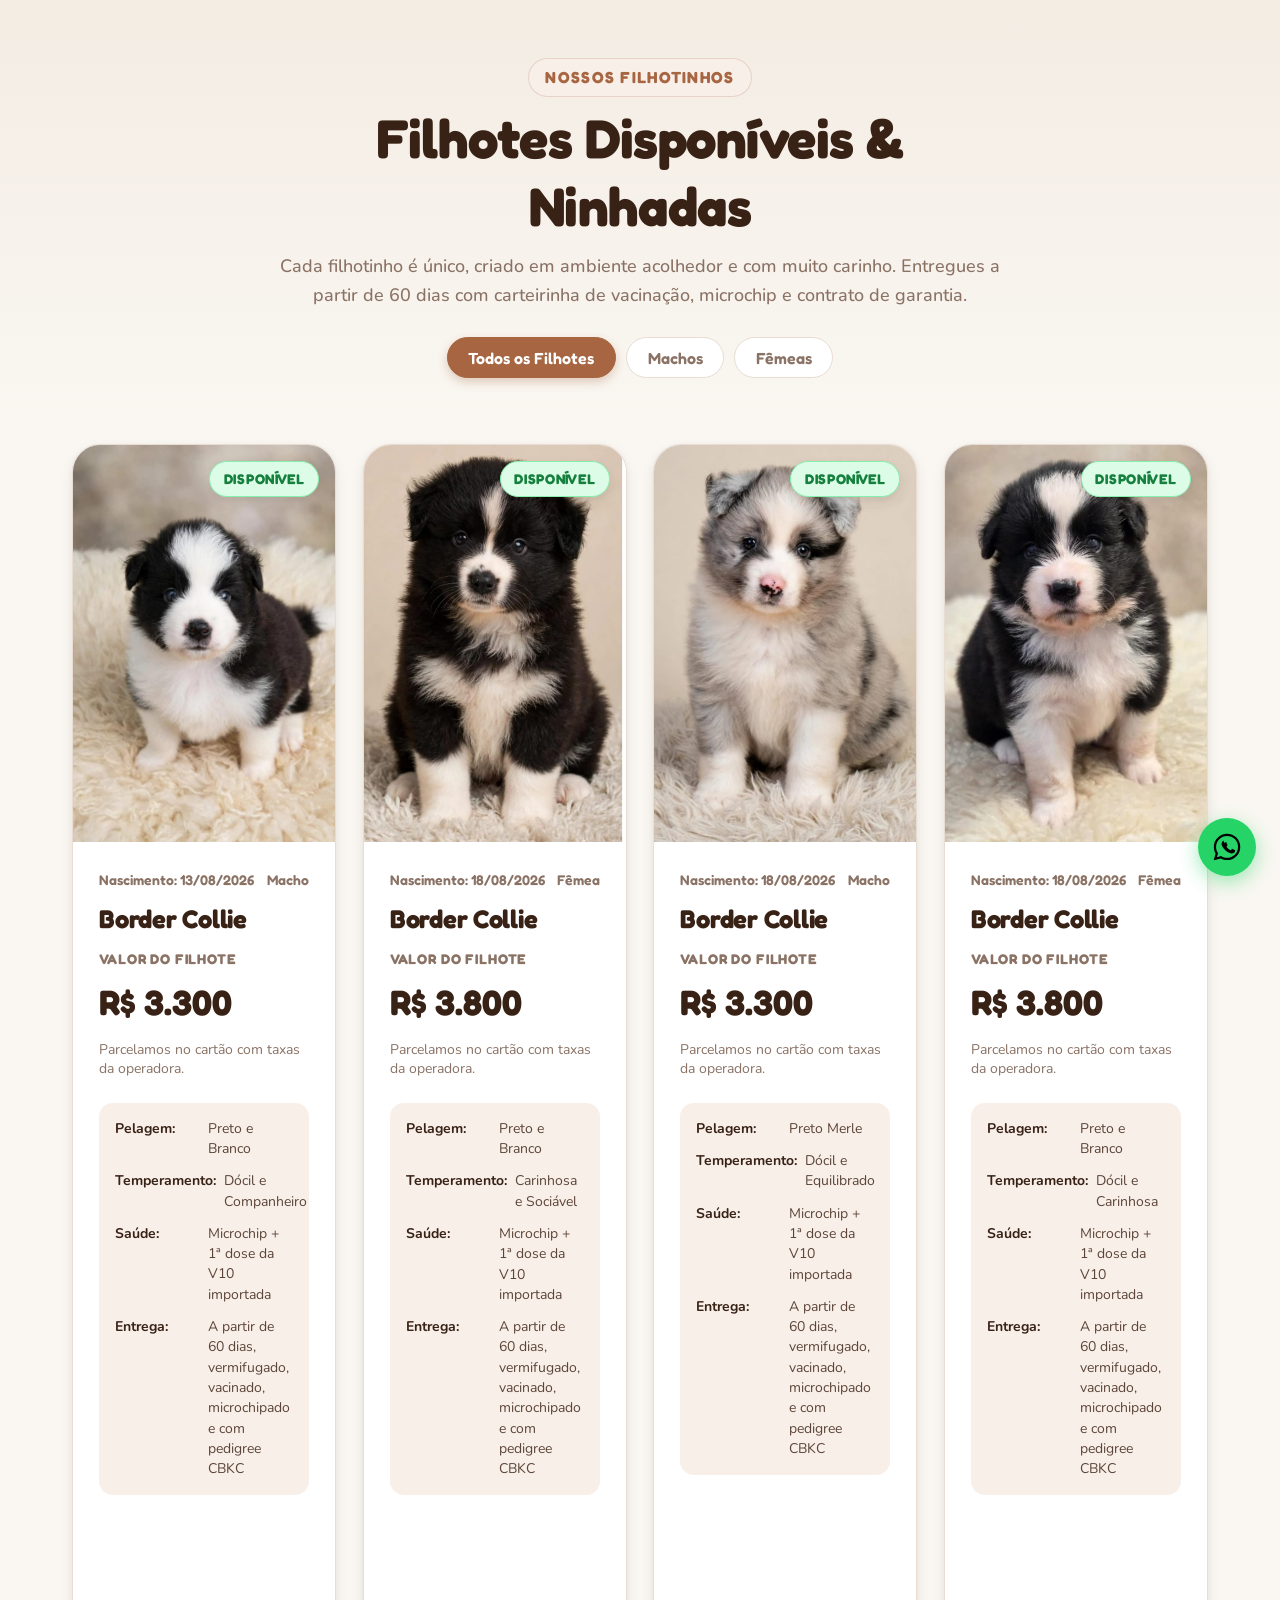
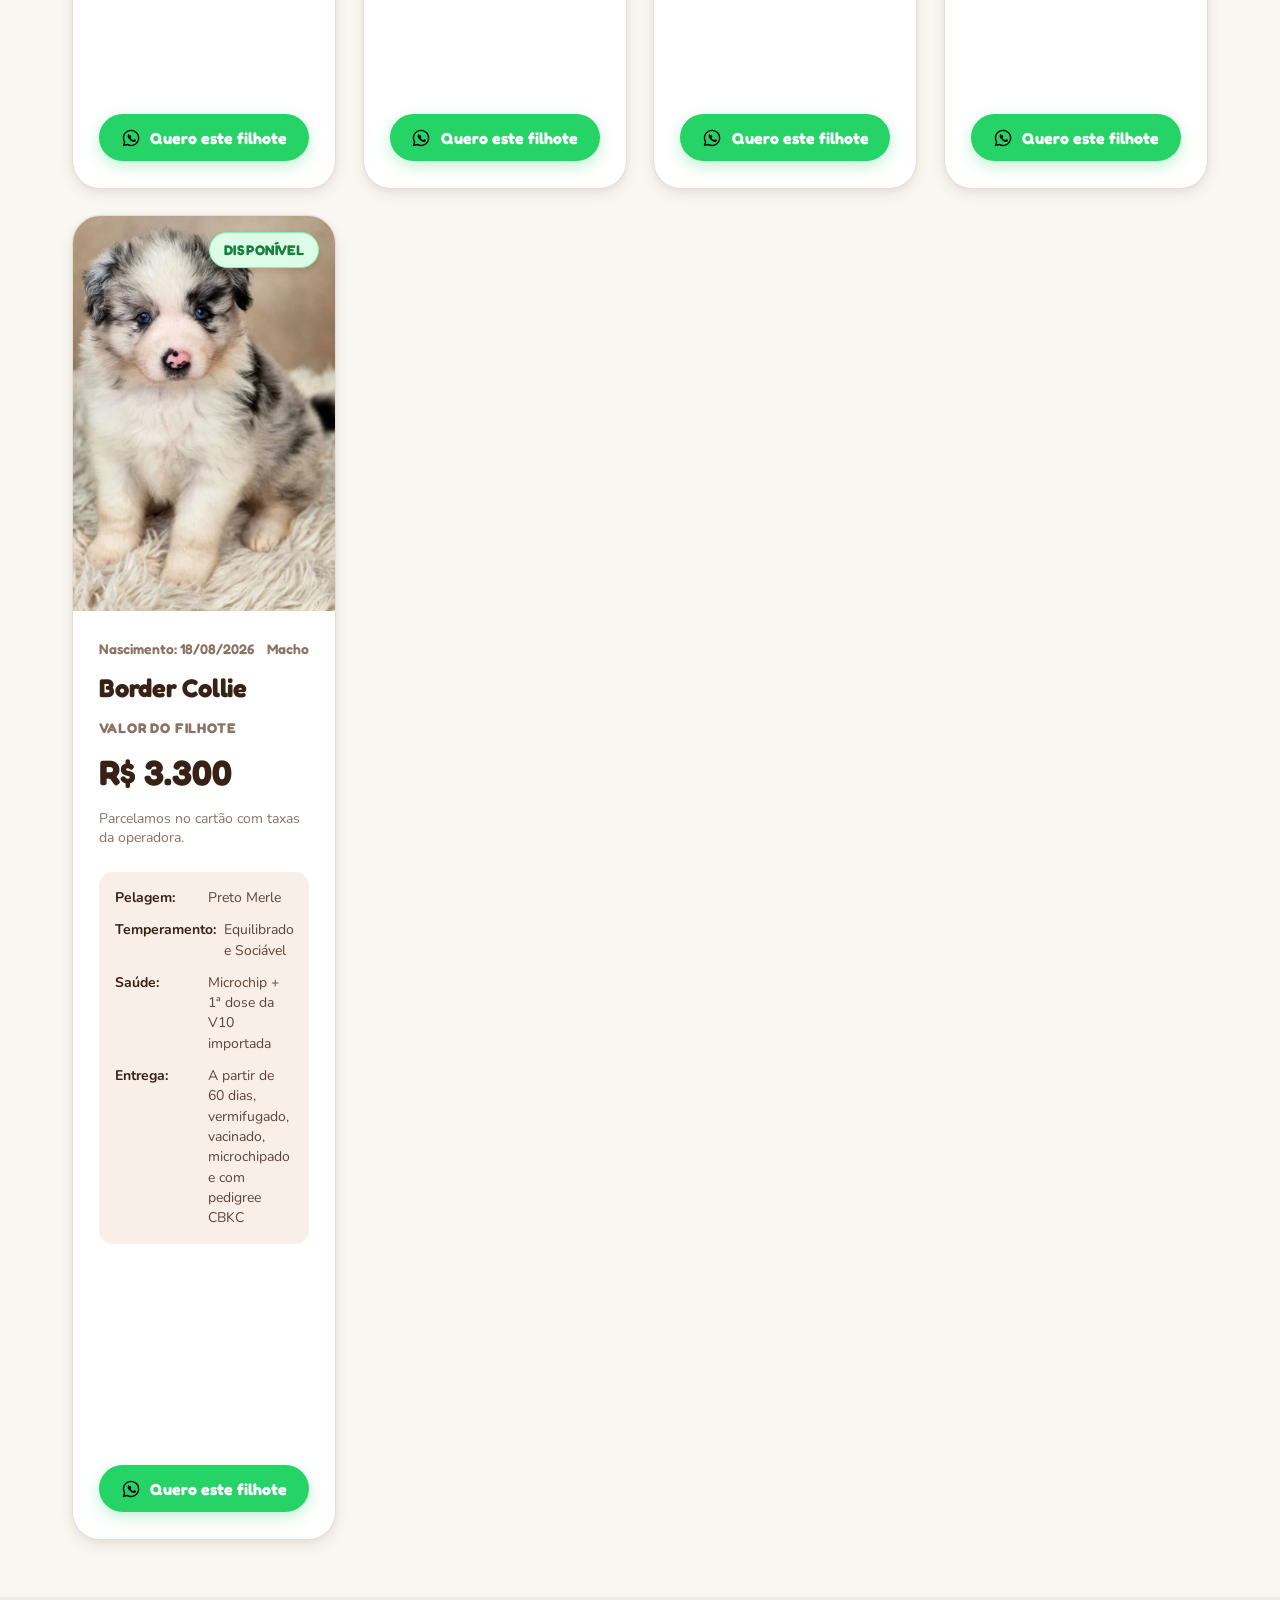
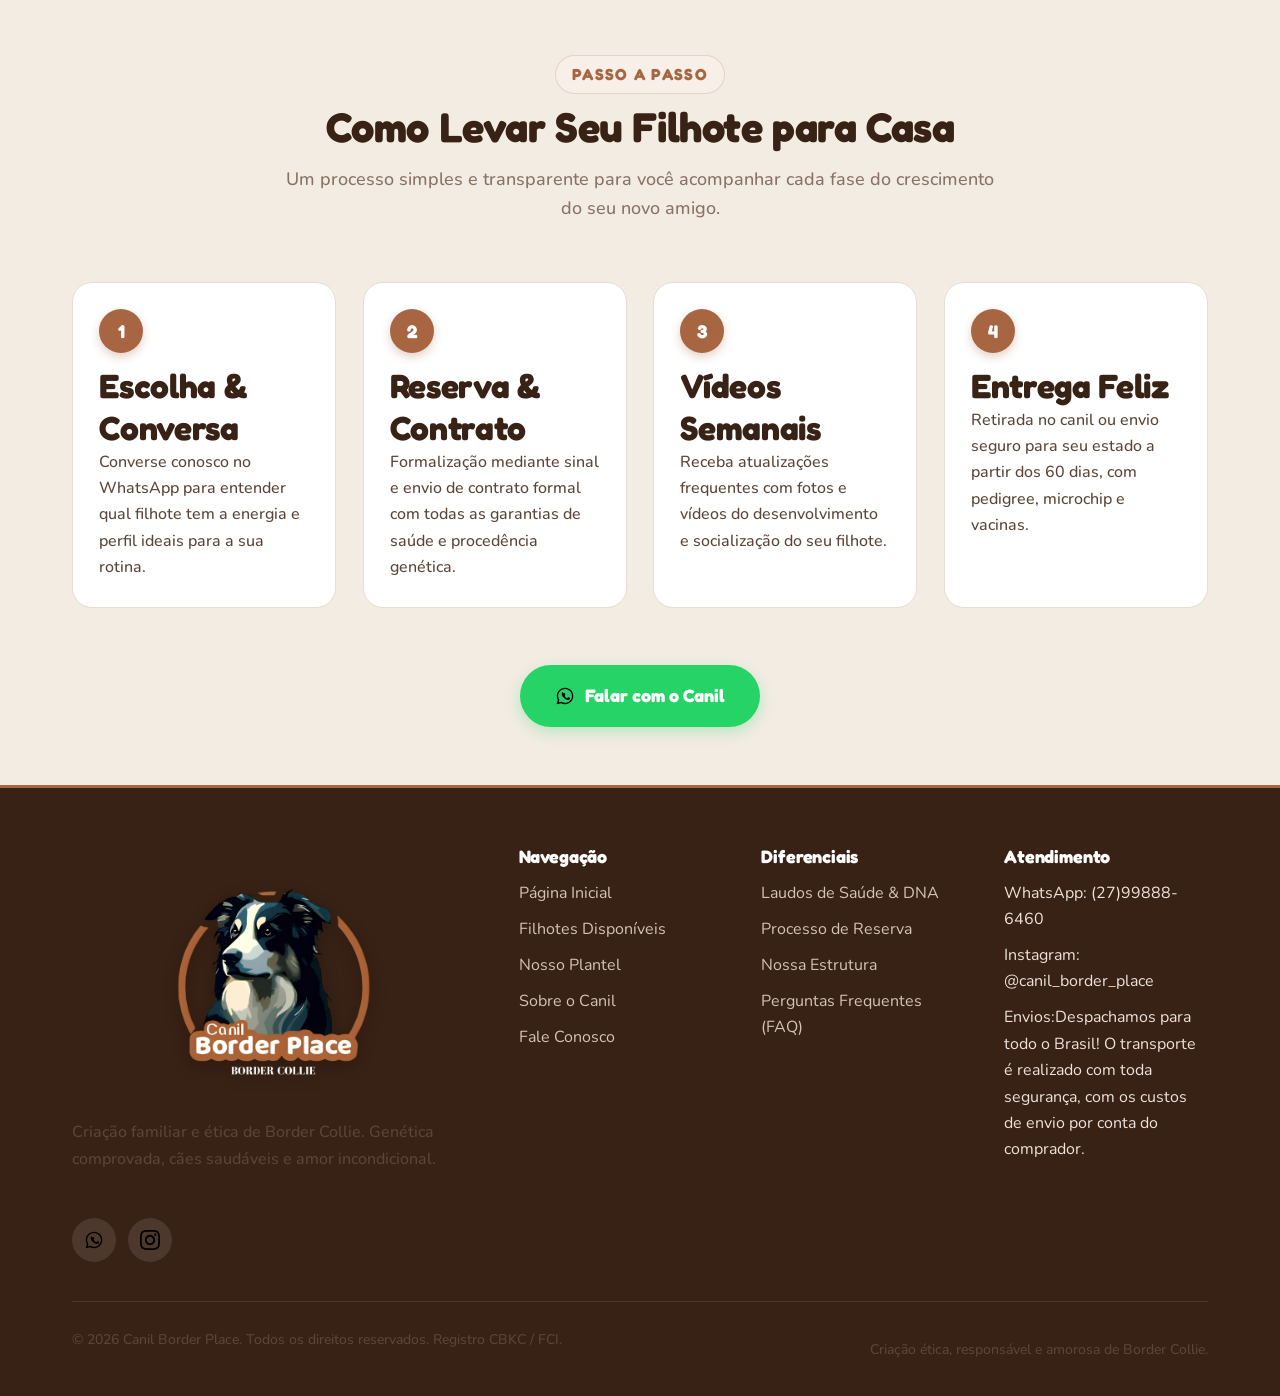
<file: filhotes.html>
﻿<!DOCTYPE html>
<html lang="pt-BR">
<head>
  <meta charset="UTF-8">
  <meta name="viewport" content="width=device-width, initial-scale=1.0">
  <title>Filhotes de Border Collie Disponíveis | Canil Border Place</title>
  <meta name="description" content="Confira os filhotes de Border Collie disponíveis para reserva no Canil Border Place. Fotos reais, pedigree CBKC, microchipados e vacinados.">
  <meta name="keywords" content="comprar filhote Border Collie, filhotes disponíveis, ninhada Border Collie, filhotes com pedigree, Blue Merle, Red Merle, Preto e Branco">
  <meta name="author" content="Canil Border Place">
  <meta name="robots" content="index, follow">

  <!-- Open Graph -->
  <meta property="og:type" content="website">
  <meta property="og:title" content="Filhotes de Border Collie Disponíveis | Canil Border Place">
  <meta property="og:description" content="Filhotes de alta linhagem com entrega a partir dos 60 dias. Fotos reais dos filhotinhos. Acompanha vacinas importadas, microchip e pedigree.">
  <!-- Open Graph / Redes Sociais -->
  <meta property="og:type" content="website">
  <meta property="og:title" content="Canil Border Place | Criação Ética de Border Collie">
  <meta property="og:description" content="Excelência genética, saúde e temperamento excepcional na criação de Border Collies. Conheça nossos filhotes e plantel.">
  <meta property="og:image" content="https://www.canilborderplace.com.br/assets/logo/logo.png">
  <meta property="og:image:secure_url" content="https://www.canilborderplace.com.br/assets/logo/logo.png">
  <meta property="og:image:type" content="image/png">
  <meta property="og:image:width" content="1200">
  <meta property="og:image:height" content="630">


  <link rel="icon" type="image/svg+xml" href="./favicon.svg">
  <link rel="alternate icon" href="./favicon.ico">

  <!-- Google Fonts: Fredoka & Nunito -->
  <link rel="preconnect" href="https://fonts.googleapis.com">
  <link rel="preconnect" href="https://fonts.gstatic.com" crossorigin>
  <link href="https://fonts.googleapis.com/css2?family=Fredoka:wght@400;500;600;700&family=Nunito:wght@400;500;600;700;800;900&display=swap" rel="stylesheet">

  <link rel="stylesheet" href="./css/style.css">
</head>
<body>

  <!-- ================= CONTEÚDO PRINCIPAL ================= -->
  <main>
    <!-- CABEÇALHO DA PÁGINA -->
    <section class="section" style="padding-bottom: var(--space-md); background: linear-gradient(180deg, #F3ECE3 0%, #FAF7F2 100%);">
      <div class="container">
        <div class="section-header" style="margin-bottom: var(--space-md);">
          <span class="section-subtitle">Nossos Filhotinhos</span>
          <h1 class="section-title">Filhotes Disponíveis &amp; Ninhadas</h1>
          <p class="section-desc">
            Cada filhotinho é único, criado em ambiente acolhedor e com muito carinho. Entregues a partir de 60 dias com carteirinha de vacinação, microchip e contrato de garantia.
          </p>
        </div>

        <!-- FILTROS INTERATIVOS -->
        <div class="filter-container" role="toolbar" aria-label="Filtrar filhotes por categoria e status">
          <button type="button" class="filter-btn active" data-filter="all">Todos os Filhotes</button>
          <button type="button" class="filter-btn" data-filter="macho">Machos</button>
          <button type="button" class="filter-btn" data-filter="femea">Fêmeas</button>
        </div>
      </div>
    </section>

    <!-- LISTAGEM DE FILHOTES COM FOTOS REAIS -->
    <section class="section" style="padding-top: 0;">
      <div class="container">
        <div class="cards-grid">

           <!-- Filhote 1 -->
<article
  class="puppy-card"
  data-category="macho preto-branco"
  data-status="disponivel"
>

  <div class="card-media">
    <span class="badge badge-success card-badge">Disponível</span>

    <img
      src="./assets/images/filhote-01.jpg"
      alt="Filhote Border Collie Preto e Branco"
      width="614"
      height="1024"
      loading="lazy"
    >
  </div>

  <div class="card-body">

    <div class="card-meta">
      <span>Nascimento: 13/08/2026</span>
      <span>Macho</span>
    </div>

    <h3 class="card-title">Border Collie</h3>

    <!-- PREÇO -->
  <span class="puppy-price-label">Valor do filhote</span>

  <strong class="puppy-price-value">
    R$ 3.300
  </strong>

  <span class="puppy-price-note">
    Parcelamos no cartão com taxas da operadora.
  </span>

  

    <div class="dog-details-list">

  <div class="dog-detail-item">
    <strong>Pelagem:</strong>
    <span>Preto e Branco</span>
  </div>

  <div class="dog-detail-item">
    <strong>Temperamento:</strong>
    <span>Dócil e Companheiro</span>
  </div>

  <div class="dog-detail-item">
        <strong>Saúde:</strong> Microchip + 1ª dose da V10 importada
      </div>

  <div class="dog-detail-item">
    <strong>Entrega:</strong>
    <span>A partir de 60 dias, vermifugado, vacinado, microchipado e com pedigree CBKC</span>
  </div>

</div>

    <div class="card-footer">

      <button
        type="button"
        class="btn btn-whatsapp btn-full btn-reserve-puppy"
        data-puppy-color="Preto e Branco"
      >
        <img
          src="./assets/icons/whatsapp.svg"
          alt=""
          class="icon"
          width="18"
          height="18"
        >
        Quero este filhote
      </button>

    </div>

  </div>

</article>

          <!-- Filhote 2 -->
<article class="puppy-card" data-category="femea preto-branco" data-status="disponivel">

  <div class="card-media">
    <span class="badge badge-success card-badge">Disponível</span>

    <img
      src="./assets/images/filhote 2.png"
      alt="Filhote Border Collie Preto e Branco"
      width="468"
      height="1024"
      loading="lazy"
    >
  </div>

  <div class="card-body">

    <div class="card-meta">
      <span>Nascimento: 18/08/2026</span>
      <span>Fêmea</span>
    </div>

    <h3 class="card-title">Border Collie</h3>

    <!-- PREÇO -->
  <span class="puppy-price-label">Valor do filhote</span>

  <strong class="puppy-price-value">
    R$ 3.800
  </strong>

  <span class="puppy-price-note">
    Parcelamos no cartão com taxas da operadora.
  </span>

    <div class="dog-details-list">

      <div class="dog-detail-item">
        <strong>Pelagem:</strong> Preto e Branco
      </div>

      <div class="dog-detail-item">
        <strong>Temperamento:</strong>Carinhosa e Sociável
      </div>

      <div class="dog-detail-item">
        <strong>Saúde:</strong> Microchip + 1ª dose da V10 importada
      </div>

      <div class="dog-detail-item">
        <strong>Entrega:</strong> A partir de 60 dias, vermifugado, vacinado, microchipado e com pedigree CBKC
      </div>

    </div>

    <div class="card-footer">

      <button
        type="button"
        class="btn btn-whatsapp btn-full btn-reserve-puppy"
        data-puppy-color="Preto e Branco"
      >
        <img
          src="./assets/icons/whatsapp.svg"
          alt=""
          class="icon"
          width="18"
          height="18"
        >
        Quero este filhote
      </button>

    </div>

  </div>

</article>

          <!-- Filhote 3 -->
<article class="puppy-card" data-category="macho blue-merle" data-status="disponivel">

  <div class="card-media">
    <span class="badge badge-success card-badge">Disponível</span>

    <img
      src="./assets/images/filhote 3.png"
      alt="Filhote Border Collie Blue Merle"
      width="468"
      height="1024"
      loading="lazy"
    >
  </div>

  <div class="card-body">

    <div class="card-meta">
      <span>Nascimento: 18/08/2026</span>
      <span>Macho</span>
    </div>

    <h3 class="card-title">Border Collie</h3>

    <!-- PREÇO -->
  <span class="puppy-price-label">Valor do filhote</span>

  <strong class="puppy-price-value">
    R$ 3.300
  </strong>

  <span class="puppy-price-note">
    Parcelamos no cartão com taxas da operadora.
  </span>

    <div class="dog-details-list">

      <div class="dog-detail-item">
        <strong>Pelagem:</strong> Preto Merle
      </div>

      <div class="dog-detail-item">
        <strong>Temperamento:</strong> Dócil e Equilibrado 
      </div>

      <div class="dog-detail-item">
        <strong>Saúde:</strong> Microchip + 1ª dose da V10 importada
      </div>

      <div class="dog-detail-item">
        <strong>Entrega:</strong> A partir de 60 dias, vermifugado, vacinado, microchipado e com pedigree CBKC
      </div>

    </div>

    <div class="card-footer">

      <button
        type="button"
        class="btn btn-whatsapp btn-full btn-reserve-puppy"
        data-puppy-color="Blue Merle"
      >
        <img
          src="./assets/icons/whatsapp.svg"
          alt=""
          class="icon"
          width="18"
          height="18"
        >
        Quero este filhote
      </button>

    </div>

  </div>

</article>

<!-- Filhote 4 -->
<article class="puppy-card" data-category="femea preto-branco" data-status="disponivel">

  <div class="card-media">
    <span class="badge badge-success card-badge">Disponível</span>

    <img
      src="./assets/images/filhote-02.jpg"
      alt="Filhote Border Collie Preto e Branco"
      width="468"
      height="1024"
      loading="lazy"
    >
  </div>

  <div class="card-body">

    <div class="card-meta">
      <span>Nascimento: 18/08/2026</span>
      <span>Fêmea</span>
    </div>

    <h3 class="card-title">Border Collie</h3>

    <!-- PREÇO -->
  <span class="puppy-price-label">Valor do filhote</span>

  <strong class="puppy-price-value">
    R$ 3.800
  </strong>

  <span class="puppy-price-note">
    Parcelamos no cartão com taxas da operadora.
  </span>

    <div class="dog-details-list">

      <div class="dog-detail-item">
        <strong>Pelagem:</strong> Preto e Branco
      </div>

      <div class="dog-detail-item">
        <strong>Temperamento:</strong> Dócil e Carinhosa
      </div>

      <div class="dog-detail-item">
        <strong>Saúde:</strong> Microchip + 1ª dose da V10 importada
      </div>

      <div class="dog-detail-item">
        <strong>Entrega:</strong> A partir de 60 dias, vermifugado, vacinado, microchipado e com pedigree CBKC
      </div>

    </div>

    <div class="card-footer">

      <button
        type="button"
        class="btn btn-whatsapp btn-full btn-reserve-puppy"
        data-puppy-color="Preto e Branco"
      >
        <img
          src="./assets/icons/whatsapp.svg"
          alt=""
          class="icon"
          width="18"
          height="18"
        >
        Quero este filhote
      </button>

    </div>

  </div>

</article>

<!-- Filhote 5 -->
<article class="puppy-card" data-category="macho blue-merle" data-status="disponivel">

  <div class="card-media">
    <span class="badge badge-success card-badge">Disponível</span>

    <img
      src="./assets/images/filhote 5.png"
      alt="Filhote Border Collie Preto Merle"
      width="468"
      height="1024"
      loading="lazy"
    >
  </div>

  <div class="card-body">

    <div class="card-meta">
      <span>Nascimento: 18/08/2026</span>
      <span>Macho</span>
    </div>

    <h3 class="card-title">Border Collie</h3>

    <!-- PREÇO -->
  <span class="puppy-price-label">Valor do filhote</span>

  <strong class="puppy-price-value">
    R$ 3.300
  </strong>

  <span class="puppy-price-note">
    Parcelamos no cartão com taxas da operadora.
  </span>

    <div class="dog-details-list">

      <div class="dog-detail-item">
        <strong>Pelagem:</strong> Preto Merle
      </div>

      <div class="dog-detail-item">
        <strong>Temperamento:</strong> Equilibrado e Sociável
      </div>

      <div class="dog-detail-item">
        <strong>Saúde:</strong> Microchip + 1ª dose da V10 importada
      </div>

      <div class="dog-detail-item">
        <strong>Entrega:</strong> A partir de 60 dias, vermifugado, vacinado, microchipado e com pedigree CBKC
      </div>

    </div>

    <div class="card-footer">

      <button
        type="button"
        class="btn btn-whatsapp btn-full btn-reserve-puppy"
        data-puppy-color="Blue Merle"
      >
        <img
          src="./assets/icons/whatsapp.svg"
          alt=""
          class="icon"
          width="18"
          height="18"
        >
        Quero este filhote
      </button>

    </div>

  </div>

</article>

        </div>
      </div>
    </section>

    <!-- COMO FUNCIONA A RESERVA -->
    <section id="como-funciona" class="section section-alt" aria-labelledby="steps-heading">
      <div class="container">
        <header class="section-header">
          <span class="section-subtitle">Passo a Passo</span>
          <h2 id="steps-heading" class="section-title">Como Levar Seu Filhote para Casa</h2>
          <p class="section-desc">Um processo simples e transparente para você acompanhar cada fase do crescimento do seu novo amigo.</p>
        </header>

        <div class="steps-grid">
          <div class="step-card">
            <div class="step-number">1</div>
            <h3>Escolha &amp; Conversa</h3>
            <p>Converse conosco no WhatsApp para entender qual filhote tem a energia e perfil ideais para a sua rotina.</p>
          </div>

          <div class="step-card">
            <div class="step-number">2</div>
            <h3>Reserva &amp; Contrato</h3>
            <p>Formalização mediante sinal e envio de contrato formal com todas as garantias de saúde e procedência genética.</p>
          </div>

          <div class="step-card">
            <div class="step-number">3</div>
            <h3>Vídeos Semanais</h3>
            <p>Receba atualizações frequentes com fotos e vídeos do desenvolvimento e socialização do seu filhote.</p>
          </div>

          <div class="step-card">
            <div class="step-number">4</div>
            <h3>Entrega Feliz</h3>
            <p>Retirada no canil ou envio seguro para seu estado a partir dos 60 dias, com pedigree, microchip e vacinas.</p>
          </div>
        </div>

        <div style="text-align: center; margin-top: var(--space-xl);">
          <a href="https://wa.me/+5527998886460?text=Ol%C3%A1!%20Gostaria%20de%20tirar%20d%C3%BAvidas%20sobre%20o%20processo%20de%20reserva%20de%20filhotes." 
             target="_blank" 
             rel="noopener noreferrer" 
             class="btn btn-whatsapp btn-lg">
            <img src="./assets/icons/whatsapp.svg" alt="" class="icon" width="20" height="20">
            Falar com o Canil 
          </a>
        </div>
      </div>
    </section>
  </main>

  <!-- ================= RODAPÉ ================= -->
  <footer class="site-footer">
    <div class="container">
      <div class="footer-grid">
        <div class="footer-brand">
          <a href="./index.html" class="logo-link" aria-label="Canil Border Place - Início">
        <img
          src="./assets/logo/logo.png"
          alt="Canil Border Place"
          class="logo-img"
          width="72"
          height="72"
        >
      </a>
          <p style="margin-top: 0.75rem;">
            Criação familiar e ética de Border Collie. Genética comprovada, cães saudáveis e amor incondicional.
          </p>
          <div class="social-links" style="margin-top: 1rem;">
            <a href="https://wa.me/+5527998886460" target="_blank" rel="noopener noreferrer" class="social-btn" aria-label="Nosso WhatsApp">
              <img src="./assets/icons/whatsapp.svg" alt="" class="icon" width="20" height="20">
            </a>
            <a href="https://www.instagram.com/canil_border_place/" target="_blank" rel="noopener noreferrer" class="social-btn" aria-label="Nosso Instagram">
              <img src="./assets/icons/instagram.svg" alt="" class="icon" width="20" height="20">
            </a>
          </div>
        </div>

        <div>
          <h4 class="footer-title">Navegação</h4>
          <ul class="footer-links">
            <li><a href="./index.html">Página Inicial</a></li>
            <li><a href="./filhotes.html">Filhotes Disponíveis</a></li>
            <li><a href="./plantel.html">Nosso Plantel</a></li>
            <li><a href="./o-canil.html">Sobre o Canil</a></li>
            <li><a href="./contato.html">Fale Conosco</a></li>
          </ul>
        </div>

        <div>
          <h4 class="footer-title">Diferenciais</h4>
          <ul class="footer-links">
            <li><a href="./plantel.html#laudos">Laudos de Saúde &amp; DNA</a></li>
            <li><a href="./filhotes.html#como-funciona">Processo de Reserva</a></li>
            <li><a href="./o-canil.html#estrutura">Nossa Estrutura</a></li>
            <li><a href="./contato.html#faq">Perguntas Frequentes (FAQ)</a></li>
          </ul>
        </div>

        <div>
          <h4 class="footer-title">Atendimento</h4>
          <ul class="footer-links">
            <li><span>WhatsApp: (27)99888-6460</span></li>
            <li><span>Instagram: @canil_border_place</span></li>
            <li><span>Envios:Despachamos para todo o Brasil! O transporte é realizado com toda segurança, com os custos de envio por conta do comprador.</span></li>
          </ul>
        </div>
      </div>

      <div class="footer-bottom">
        <p>&copy; 2026 Canil Border Place. Todos os direitos reservados. Registro CBKC / FCI.</p>
        <p>Criação ética, responsável e amorosa de Border Collie.</p>
      </div>
    </div>
  </footer>

  <!-- BOTÃO FLUTUANTE WHATSAPP -->
  <a href="https://wa.me/+5527998886460?text=Ol%C3%A1!%20Estou%20vendo%20os%20filhotes%20no%20site%20e%20gostaria%20de%20mais%20informa%C3%A7%C3%B5es." 
     class="whatsapp-float" 
     target="_blank" 
     rel="noopener noreferrer" 
     aria-label="Falar no WhatsApp com o Canil Border Place">
    <img src="./assets/icons/whatsapp.svg" alt="" class="icon" width="32" height="32">
  </a>

  <script type="module" src="./js/script.js"></script>
</body>
</html>
</file>
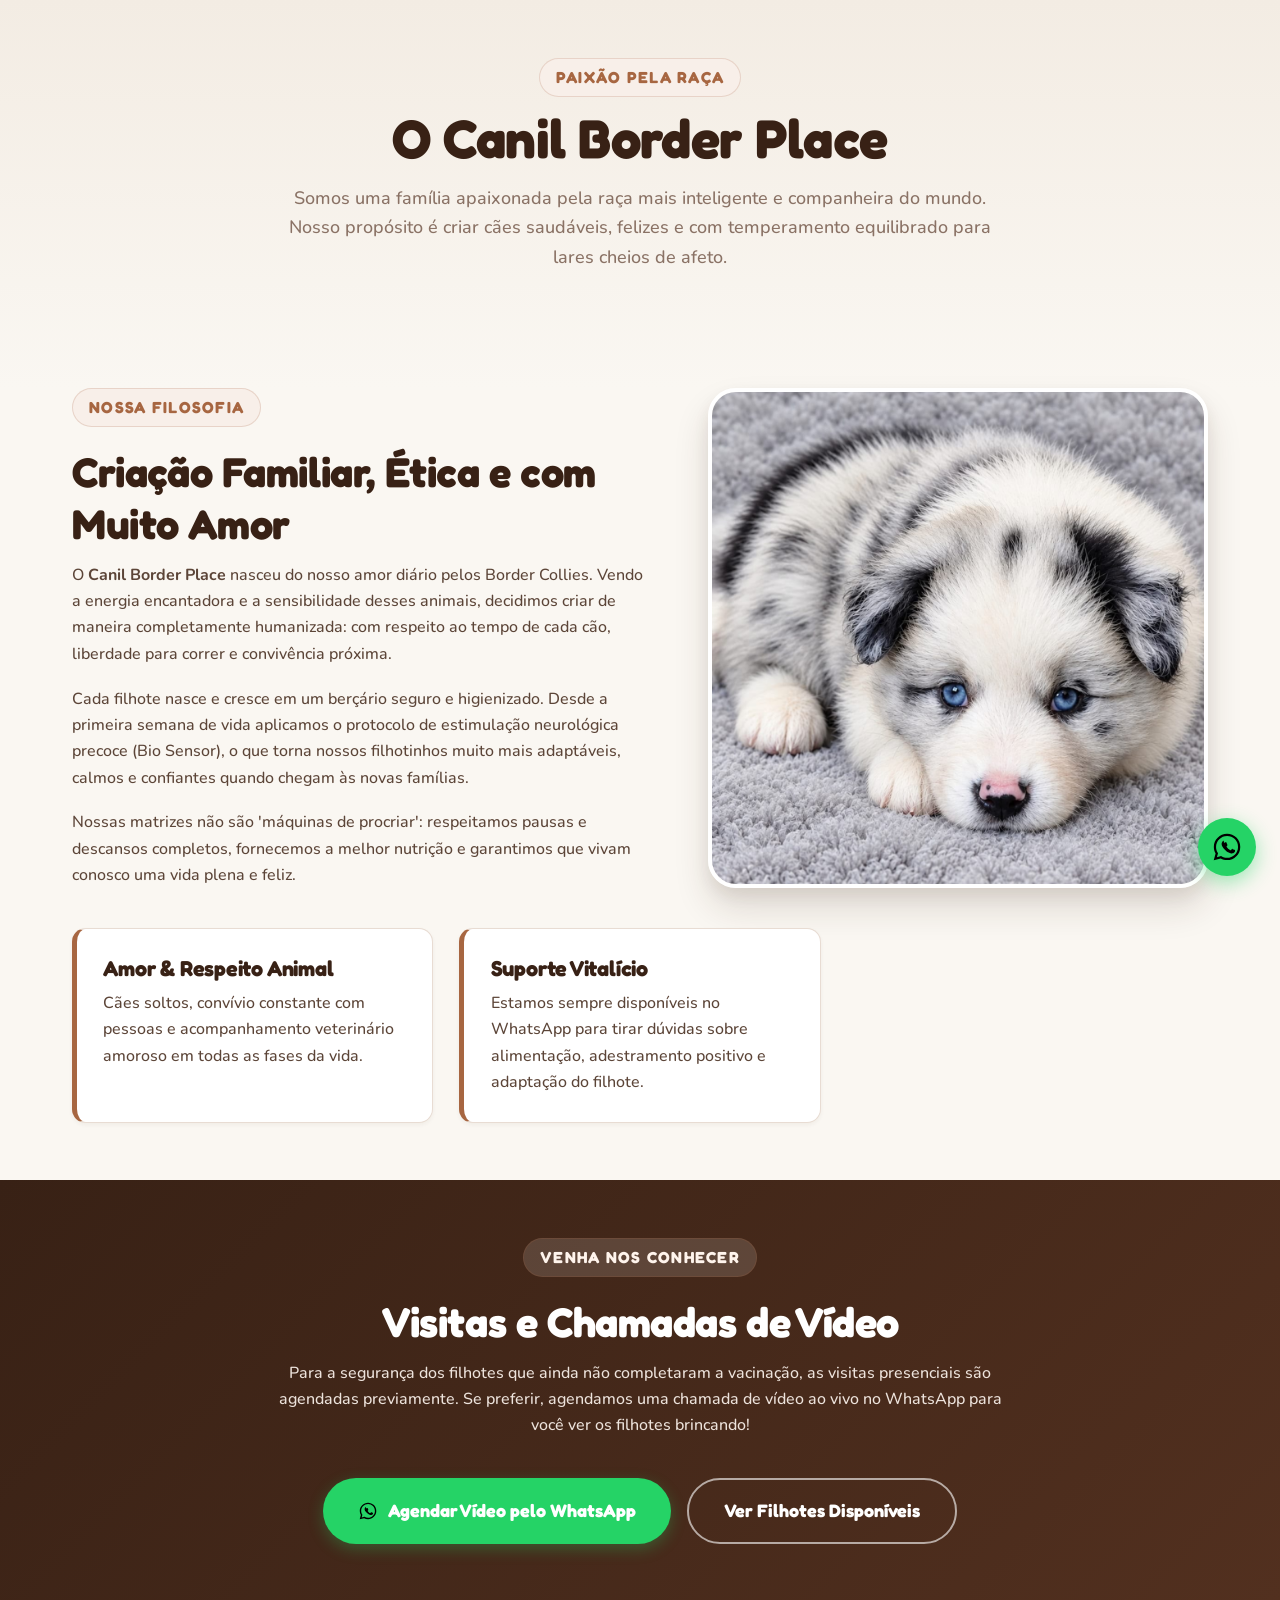
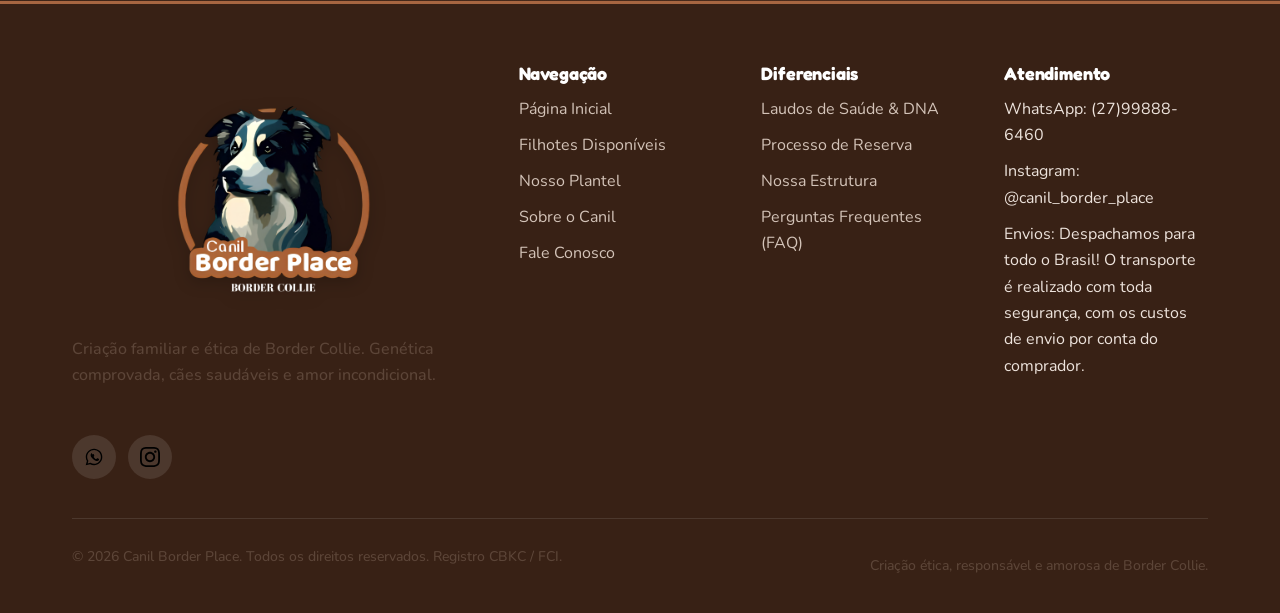
<file: o-canil.html>
﻿<!DOCTYPE html>
<html lang="pt-BR">
<head>
  <meta charset="UTF-8">
  <meta name="viewport" content="width=device-width, initial-scale=1.0">
  <title>Sobre o Canil Border Place | Nossa História, Amor e Estrutura</title>
  <meta name="description" content="Conheça a história e o amor do Canil Border Place pela raça Border Collie. Criação familiar com ampla área verde, carinho e respeito total ao bem-estar dos cães.">
  <meta name="keywords" content="Sobre Canil Border Place, História Canil Border Collie, Estrutura Canil, Criação Responsável, Bio Sensor Border Collie">
  <meta name="author" content="Canil Border Place">
  <meta name="robots" content="index, follow">

  <!-- Open Graph -->
  <meta property="og:type" content="website">
  <meta property="og:title" content="Sobre o Canil Border Place | Nossa História e Filosofia">
  <meta property="og:description" content="Dedicados à preservação e aprimoramento da raça Border Collie com respeito, espaço livre e amor genuíno pelos cães.">
  <!-- Open Graph / Redes Sociais -->
  <meta property="og:type" content="website">
  <meta property="og:title" content="Canil Border Place | Criação Ética de Border Collie">
  <meta property="og:description" content="Excelência genética, saúde e temperamento excepcional na criação de Border Collies. Conheça nossos filhotes e plantel.">
  <meta property="og:image" content="https://www.canilborderplace.com.br/assets/logo/logo.png">
  <meta property="og:image:secure_url" content="https://www.canilborderplace.com.br/assets/logo/logo.png">
  <meta property="og:image:type" content="image/png">
  <meta property="og:image:width" content="1200">
  <meta property="og:image:height" content="630">


  <link rel="icon" type="image/svg+xml" href="./favicon.svg">
  <link rel="alternate icon" href="./favicon.ico">

  <!-- Google Fonts: Fredoka & Nunito -->
  <link rel="preconnect" href="https://fonts.googleapis.com">
  <link rel="preconnect" href="https://fonts.gstatic.com" crossorigin>
  <link href="https://fonts.googleapis.com/css2?family=Fredoka:wght@400;500;600;700&family=Nunito:wght@400;500;600;700;800;900&display=swap" rel="stylesheet">

  <link rel="stylesheet" href="./css/style.css">
</head>
<body>


  <!-- ================= CONTEÚDO PRINCIPAL ================= -->
  <main>
    <!-- TOPO INSTITUCIONAL -->
    <section class="section" style="background: linear-gradient(180deg, #F3ECE3 0%, #FAF7F2 100%);">
      <div class="container">
        <div class="section-header">
          <span class="section-subtitle">Paixão pela Raça</span>
          <h1 class="section-title">O Canil Border Place</h1>
          <p class="section-desc">
            Somos uma família apaixonada pela raça mais inteligente e companheira do mundo. Nosso propósito é criar cães saudáveis, felizes e com temperamento equilibrado para lares cheios de afeto.
          </p>
        </div>
      </div>
    </section>

    <!-- HISTÓRIA E FILOSOFIA -->
    <section class="section" style="padding-top: 0;" aria-labelledby="historia-heading">
      <div class="container">
        <div class="about-grid">
          <div class="about-text">
            <span class="section-subtitle">Nossa Filosofia</span>
            <h2 id="historia-heading" style="margin-block: var(--space-xs);">Criação Familiar, Ética e com Muito Amor</h2>
            <p>
              O <strong>Canil Border Place</strong> nasceu do nosso amor diário pelos Border Collies. Vendo a energia encantadora e a sensibilidade desses animais, decidimos criar de maneira completamente humanizada: com respeito ao tempo de cada cão, liberdade para correr e convivência próxima.
            </p>
            <p>
              Cada filhote nasce e cresce em um berçário seguro e higienizado. Desde a primeira semana de vida aplicamos o protocolo de estimulação neurológica precoce (Bio Sensor), o que torna nossos filhotinhos muito mais adaptáveis, calmos e confiantes quando chegam às novas famílias.
            </p>
            <p>
              Nossas matrizes não são 'máquinas de procriar': respeitamos pausas e descansos completos, fornecemos a melhor nutrição e garantimos que vivam conosco uma vida plena e feliz.
            </p>
          </div>
          <div class="about-media">
            <img src="./assets/images/Nossa Filosofia.png" alt="Filhote de Border Collie do Canil Border Place" width="764" height="1024" loading="lazy">
          </div>
        </div>

        <!-- PILARES / VALORES -->
        <div class="values-grid">
          <div class="value-card">
            <h3 style="font-size: var(--font-size-lg); color: var(--color-primary); margin-bottom: 0.5rem;">Amor &amp; Respeito Animal</h3>
            <p style="font-size: var(--font-size-sm); color: var(--color-text-light);">
              Cães soltos, convívio constante com pessoas e acompanhamento veterinário amoroso em todas as fases da vida.
            </p>
          </div>

          <div class="value-card">
            <h3 style="font-size: var(--font-size-lg); color: var(--color-primary); margin-bottom: 0.5rem;">Suporte Vitalício</h3>
            <p style="font-size: var(--font-size-sm); color: var(--color-text-light);">
              Estamos sempre disponíveis no WhatsApp para tirar dúvidas sobre alimentação, adestramento positivo e adaptação do filhote.
            </p>
          </div>
        </div>
      </div>
    </section>


    <!-- CONVITE PARA AGENDAMENTO -->
    <section class="section section-primary" aria-labelledby="visitas-heading">
      <div class="container" style="text-align: center; max-width: 800px; margin-inline: auto;">
        <span class="section-subtitle" style="background: rgba(248, 239, 233, 0.15); color: #FFF4EC;">Venha Nos Conhecer</span>
        <h2 id="visitas-heading" style="margin-block: var(--space-xs); color: #FFFFFF;">Visitas e Chamadas de Vídeo</h2>
        <p style="color: #EDE3DC; margin-bottom: var(--space-lg);">
          Para a segurança dos filhotes que ainda não completaram a vacinação, as visitas presenciais são agendadas previamente. Se preferir, agendamos uma chamada de vídeo ao vivo no WhatsApp para você ver os filhotes brincando!
        </p>
        <div style="display: flex; justify-content: center; gap: 1rem; flex-wrap: wrap;">
          <a href="https://wa.me/+5527998886460?text=Ol%C3%A1!%20Gostaria%20de%20agendar%20uma%20v%C3%ADdeo-chamada%20ou%20visita%20ao%20Canil%20Border%20Place." 
             target="_blank" 
             rel="noopener noreferrer" 
             class="btn btn-whatsapp btn-lg">
            <img src="./assets/icons/whatsapp.svg" alt="" class="icon" width="20" height="20">
            Agendar Vídeo pelo WhatsApp
          </a>
          <a href="./filhotes.html" class="btn btn-outline-white btn-lg">
            Ver Filhotes Disponíveis
          </a>
        </div>
      </div>
    </section>
  </main>

  <!-- ================= RODAPÉ ================= -->
  <footer class="site-footer">
    <div class="container">
      <div class="footer-grid">
        <div class="footer-brand">
          <a href="./index.html" class="logo-link" aria-label="Canil Border Place - Início">
        <img
          src="./assets/logo/logo.png"
          alt="Canil Border Place"
          class="logo-img"
          width="72"
          height="72"
        >
      </a>
          <p style="margin-top: 0.75rem;">
            Criação familiar e ética de Border Collie. Genética comprovada, cães saudáveis e amor incondicional.
          </p>
          <div class="social-links" style="margin-top: 1rem;">
            <a href="https://wa.me/+5527998886460" target="_blank" rel="noopener noreferrer" class="social-btn" aria-label="Nosso WhatsApp">
              <img src="./assets/icons/whatsapp.svg" alt="" class="icon" width="20" height="20">
            </a>
            <a href="https://www.instagram.com/canil_border_place/" target="_blank" rel="noopener noreferrer" class="social-btn" aria-label="Nosso Instagram">
              <img src="./assets/icons/instagram.svg" alt="" class="icon" width="20" height="20">
            </a>
          </div>
        </div>

        <div>
          <h4 class="footer-title">Navegação</h4>
          <ul class="footer-links">
            <li><a href="./index.html">Página Inicial</a></li>
            <li><a href="./filhotes.html">Filhotes Disponíveis</a></li>
            <li><a href="./plantel.html">Nosso Plantel</a></li>
            <li><a href="./o-canil.html">Sobre o Canil</a></li>
            <li><a href="./contato.html">Fale Conosco</a></li>
          </ul>
        </div>

        <div>
          <h4 class="footer-title">Diferenciais</h4>
          <ul class="footer-links">
            <li><a href="./plantel.html#laudos">Laudos de Saúde &amp; DNA</a></li>
            <li><a href="./filhotes.html#como-funciona">Processo de Reserva</a></li>
            <li><a href="./o-canil.html#estrutura">Nossa Estrutura</a></li>
            <li><a href="./contato.html#faq">Perguntas Frequentes (FAQ)</a></li>
          </ul>
        </div>

        <div>
          <h4 class="footer-title">Atendimento</h4>
          <ul class="footer-links">
            <li><span>WhatsApp: (27)99888-6460</span></li>
            <li><span>Instagram: @canil_border_place</span></li>
            <li><span>Envios: Despachamos para todo o Brasil! O transporte é realizado com toda segurança, com os custos de envio por conta do comprador.</span></li>
          </ul>
        </div>
      </div>

      <div class="footer-bottom">
        <p>&copy; 2026 Canil Border Place. Todos os direitos reservados. Registro CBKC / FCI.</p>
        <p>Criação ética, responsável e amorosa de Border Collie.</p>
      </div>
    </div>
  </footer>

  <!-- BOTÃO FLUTUANTE WHATSAPP -->
  <a href="https://wa.me/+5527998886460?text=Ol%C3%A1!%20Gostaria%20de%20conversar%20sobre%20o%20Canil%20Border%20Place." 
     class="whatsapp-float" 
     target="_blank" 
     rel="noopener noreferrer" 
     aria-label="Falar no WhatsApp com o Canil Border Place">
    <img src="./assets/icons/whatsapp.svg" alt="" class="icon" width="32" height="32">
  </a>

  <script type="module" src="./js/script.js"></script>
</body>
</html>
</file>
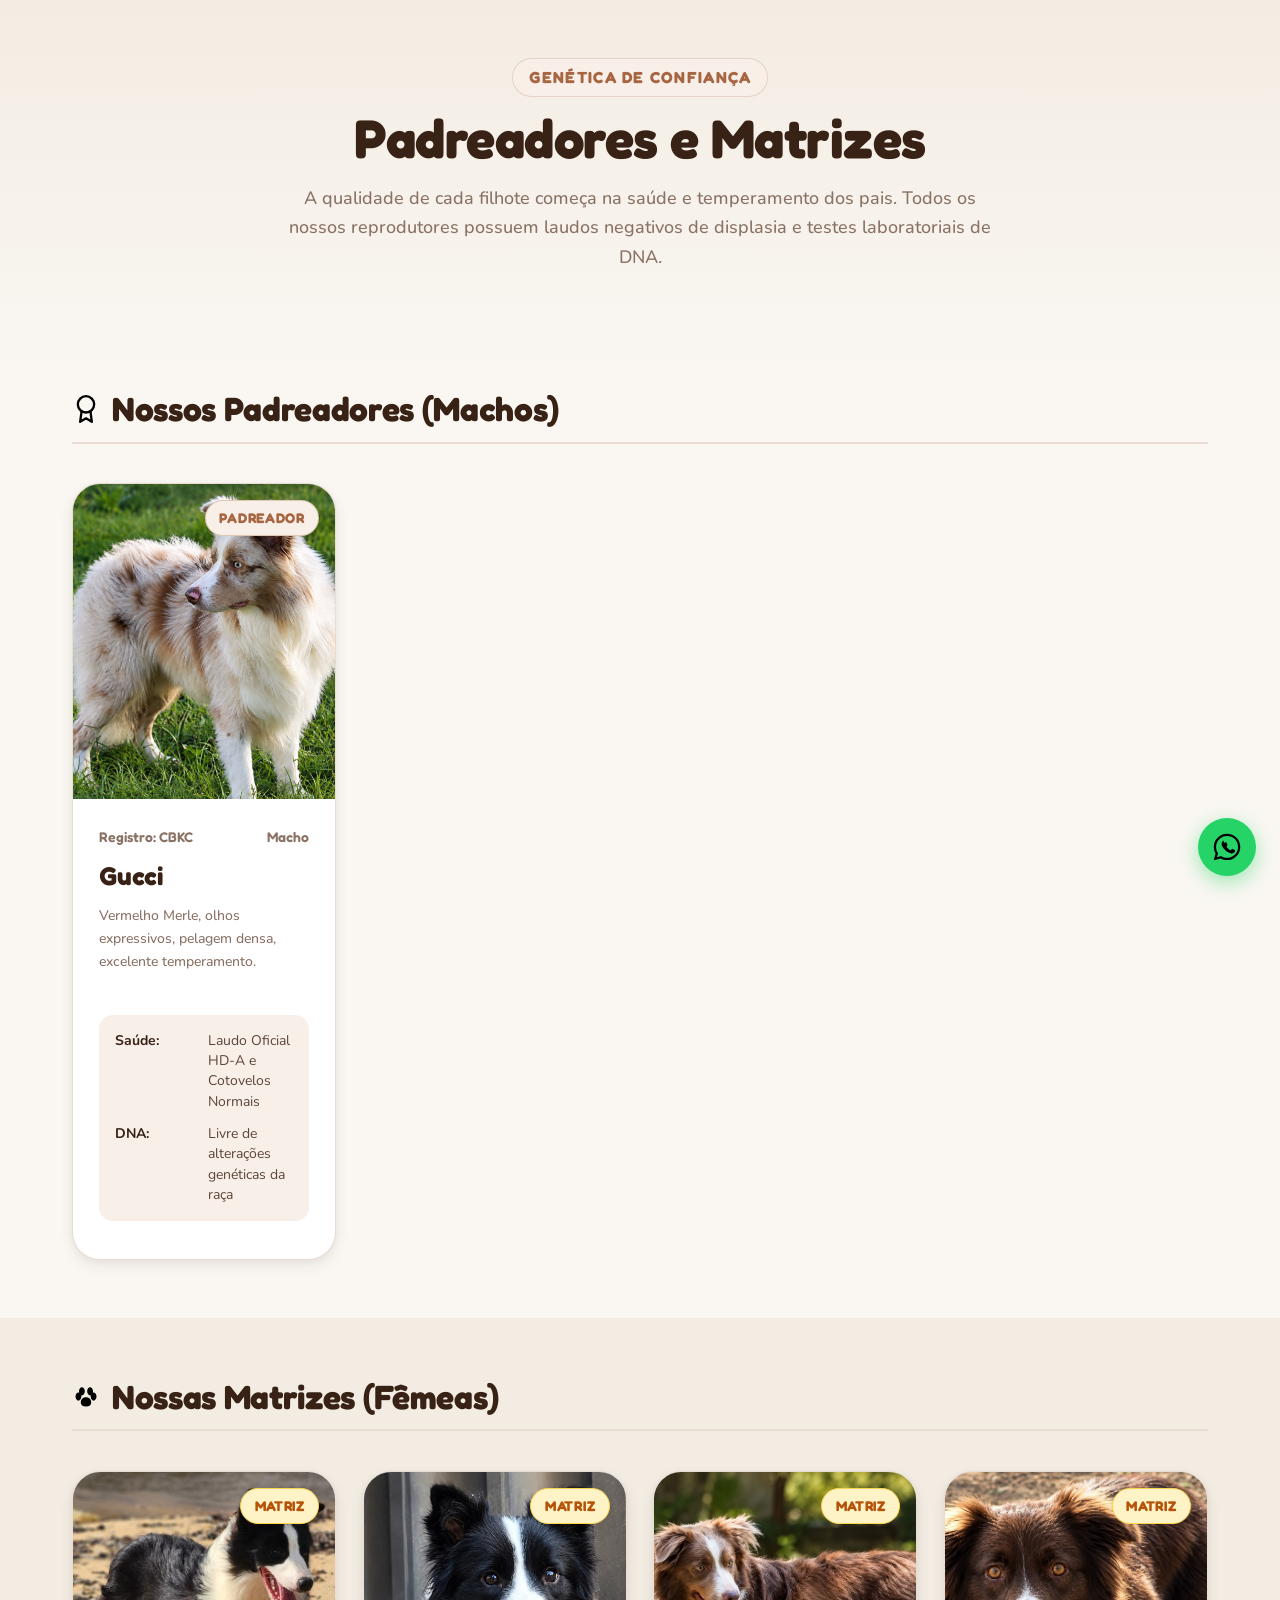
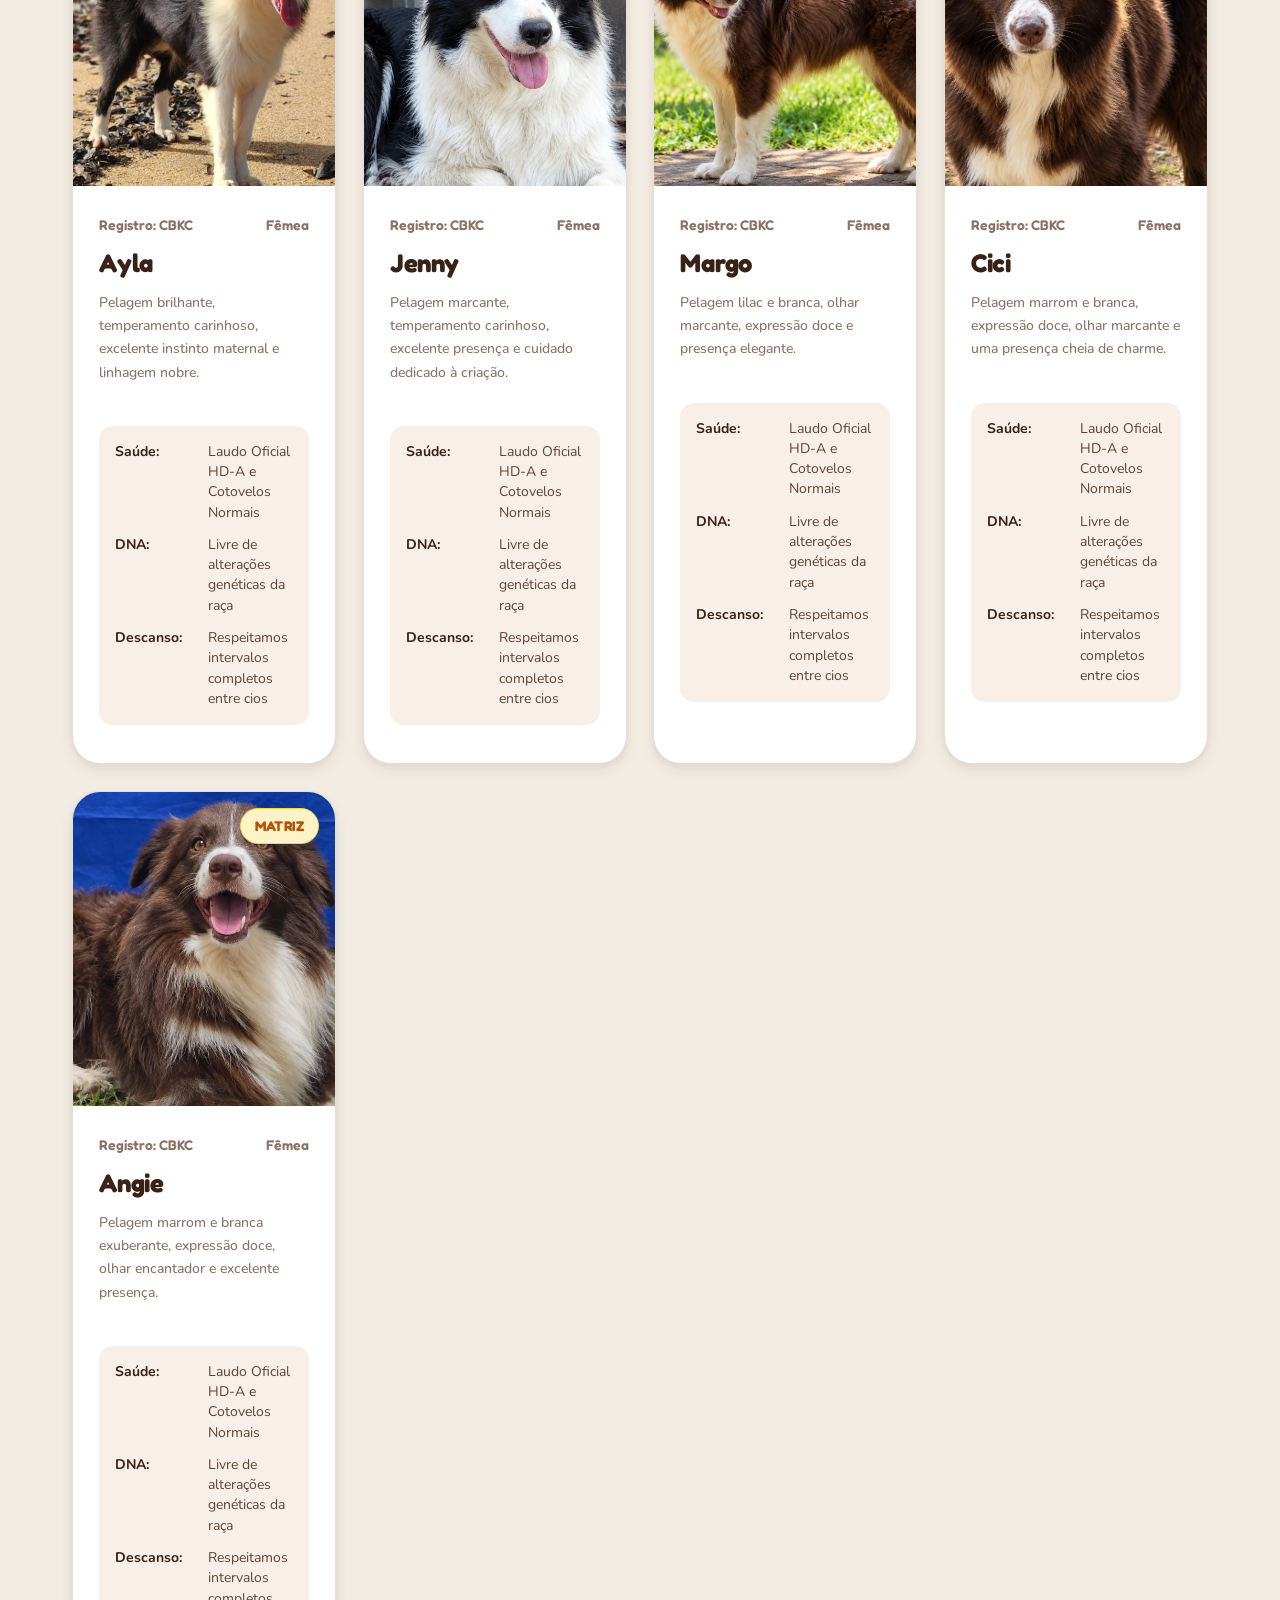
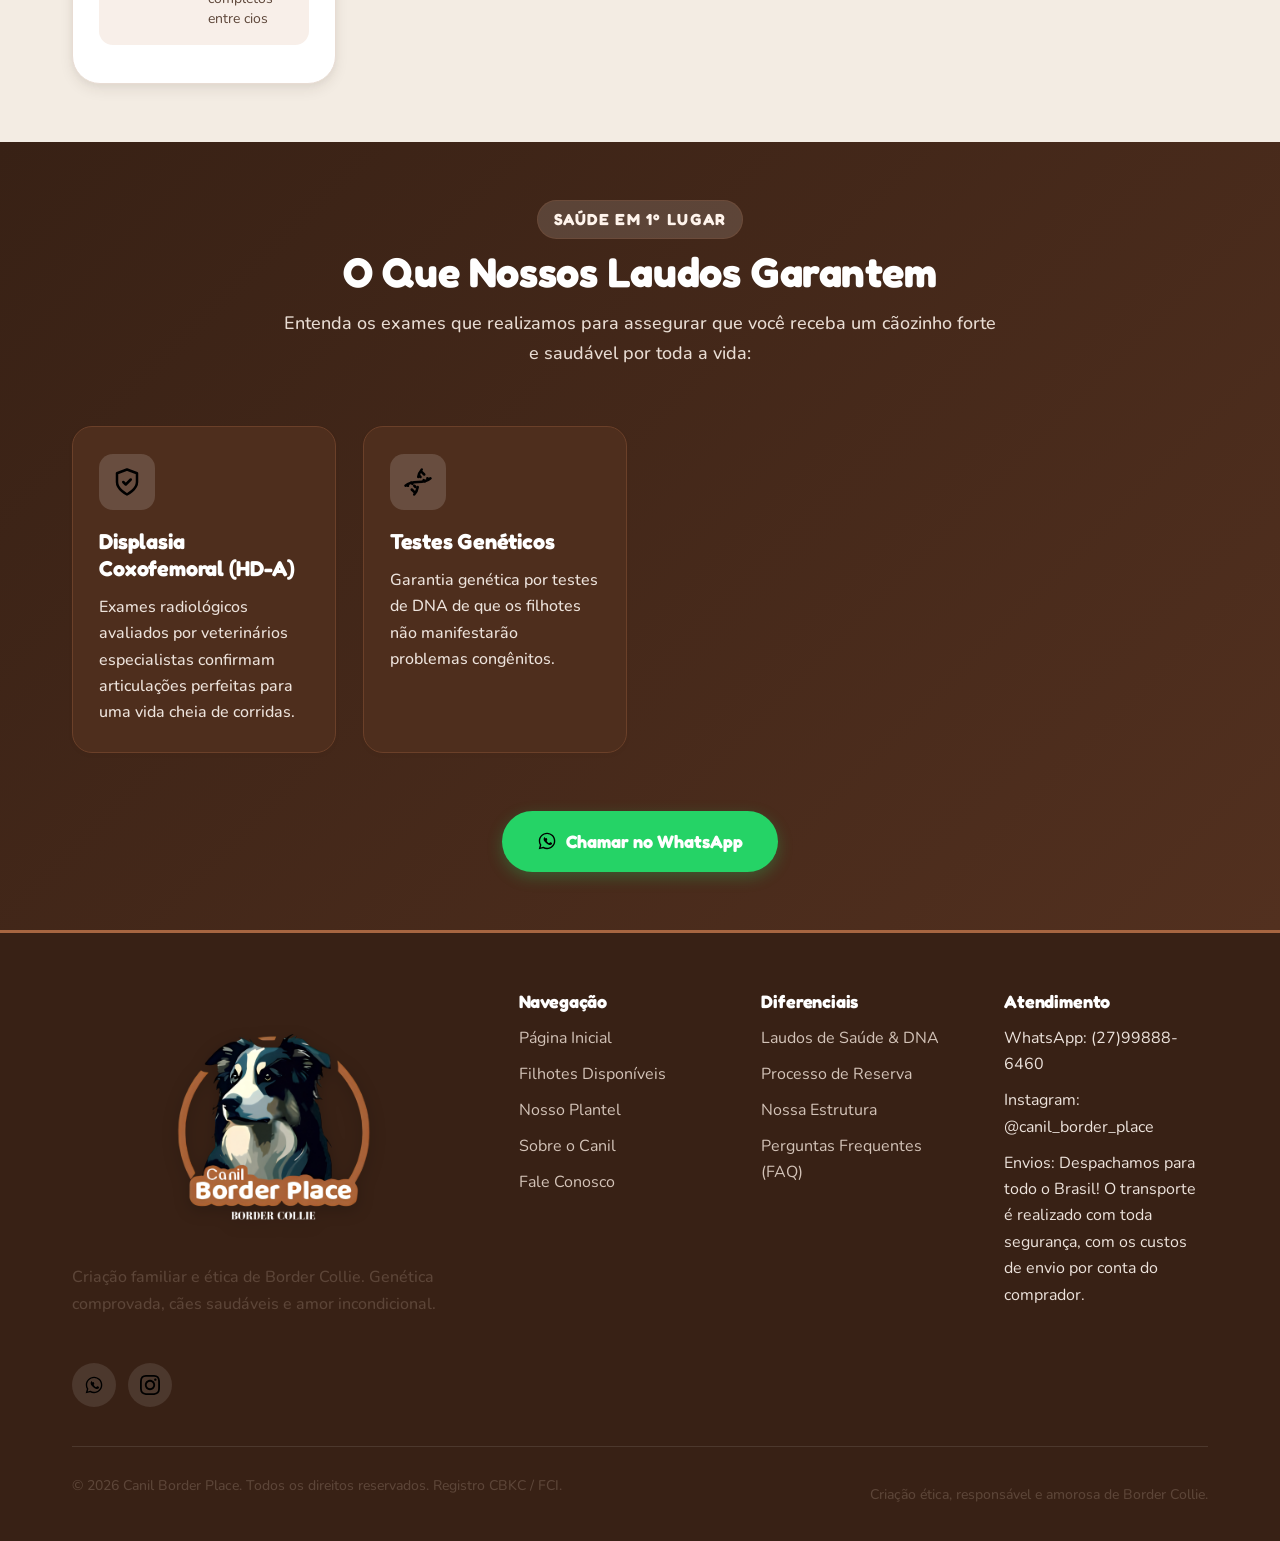
<file: plantel.html>
﻿<!DOCTYPE html>
<html lang="pt-BR">
<head>
  <meta charset="UTF-8">
  <meta name="viewport" content="width=device-width, initial-scale=1.0">
  <title>Nosso Plantel | Padreadores e Matrizes de Border Collie | Canil Border Place</title>
  <meta name="description" content="Conheça os padreadores e matrizes do Canil Border Place. Linhagens consagradas, laudos de displasia e DNA 100% livres de doenças genéticas.">
  <meta name="keywords" content="Plantel Border Collie, Padreador Border Collie, Matriz Border Collie, Genética Border Collie, Laudos Displasia Border Collie, CEA DNA">
  <meta name="author" content="Canil Border Place">
  <meta name="robots" content="index, follow">

  <!-- Open Graph -->
  <meta property="og:type" content="website">
  <meta property="og:title" content="Nosso Plantel | Padreadores e Matrizes de Border Collie">
  <meta property="og:description" content="Conheça os cães selecionados que compõem o plantel do Canil Border Place. Saúde, estrutura e temperamento de excelência.">
  <meta property="og:image" content="https://www.canilborderplace.com.br/assets/logo/logo.png">
  <meta property="og:image:secure_url" content="https://www.canilborderplace.com.br/assets/logo/logo.png">
  <meta property="og:image:type" content="image/png">
  <meta property="og:image:width" content="1200">
  <meta property="og:image:height" content="630">

  <link rel="icon" type="image/svg+xml" href="./favicon.svg">
  <link rel="alternate icon" href="./favicon.ico">

  <!-- Google Fonts: Fredoka & Nunito -->
  <link rel="preconnect" href="https://fonts.googleapis.com">
  <link rel="preconnect" href="https://fonts.gstatic.com" crossorigin>
  <link href="https://fonts.googleapis.com/css2?family=Fredoka:wght@400;500;600;700&family=Nunito:wght@400;500;600;700;800;900&display=swap" rel="stylesheet">

  <link rel="stylesheet" href="./css/style.css">
</head>
<body>

  <!-- ================= CONTEÚDO PRINCIPAL ================= -->
  <main>
    <!-- TOPO DO PLANTEL -->
    <section class="section" style="background: linear-gradient(180deg, #F3ECE3 0%, #FAF7F2 100%);">
      <div class="container">
        <div class="section-header">
          <span class="section-subtitle">Genética de Confiança</span>
          <h1 class="section-title">Padreadores e Matrizes</h1>
          <p class="section-desc">
            A qualidade de cada filhote começa na saúde e temperamento dos pais. Todos os nossos reprodutores possuem laudos negativos de displasia e testes laboratoriais de DNA.
          </p>
        </div>
      </div>
    </section>

    <!-- SEÇÃO PADREADORES (MACHOS) -->
    <section class="section" style="padding-top: 0;" aria-labelledby="padreadores-heading">
      <div class="container">
        <div style="border-bottom: 2px solid var(--color-border); padding-bottom: 0.75rem; margin-bottom: var(--space-lg); display: flex; align-items: center; gap: 0.75rem;">
          <img src="./assets/icons/award.svg" alt="" class="icon" width="28" height="28" style="color: var(--color-secondary);">
          <h2 id="padreadores-heading" style="font-size: var(--font-size-2xl);">Nossos Padreadores (Machos)</h2>
        </div>

        <div class="cards-grid">


          <!-- Padreador 2 -->
<article class="dog-card">
  <div class="card-media">
    <span class="badge badge-info card-badge">Padreador</span>

    <img
      src="./assets/images/Gucci.png"
      alt="Padreador Gucci - Canil Border Place"
      width="468"
      height="1024"
      loading="lazy"
    >
  </div>

  <div class="card-body">

    <div class="card-meta">
      <span>Registro: CBKC</span>
      <span>Macho</span>
    </div>

    <h3 class="card-title">Gucci</h3>

    <p style="font-size: var(--font-size-xs); color: var(--color-muted);">
      Vermelho Merle, olhos expressivos, pelagem densa, excelente temperamento.
    </p>

    <div class="dog-details-list">

      <div class="dog-detail-item">
        <strong>Saúde:</strong> Laudo Oficial HD-A e Cotovelos Normais
      </div>

      <div class="dog-detail-item">
        <strong>DNA:</strong> Livre de alterações genéticas da raça
      </div>

    </div>

  </div>
</article>
        </div>
      </div>
    </section>

    <!-- SEÇÃO MATRIZES (FÊMEAS) -->
    <section class="section section-alt" aria-labelledby="matrizes-heading">
      <div class="container">
        <div style="border-bottom: 2px solid var(--color-border); padding-bottom: 0.75rem; margin-bottom: var(--space-lg); display: flex; align-items: center; gap: 0.75rem;">
          <img src="./assets/icons/paw.svg" alt="" class="icon" width="28" height="28" style="color: var(--color-secondary);">
          <h2 id="matrizes-heading" style="font-size: var(--font-size-2xl);">Nossas Matrizes (Fêmeas)</h2>
        </div>

        <div class="cards-grid">
          <!-- Matriz 1 -->
<article class="dog-card">
  <div class="card-media">
    <span class="badge badge-warning card-badge">Matriz</span>

    <img
      src="./assets/images/Ayla.png"
      alt="Matriz Ayla - Canil Border Place"
      width="764"
      height="1024"
      loading="lazy"
    >
  </div>

  <div class="card-body">

    <div class="card-meta">
      <span>Registro: CBKC</span>
      <span>Fêmea</span>
    </div>

    <h3 class="card-title">Ayla</h3>

    <p style="font-size: var(--font-size-xs); color: var(--color-muted);">
      Pelagem brilhante, temperamento carinhoso, excelente instinto maternal e linhagem nobre.</p>

    <div class="dog-details-list">
      <div class="dog-detail-item">
        <strong>Saúde:</strong> Laudo Oficial HD-A e Cotovelos Normais
      </div>

      <div class="dog-detail-item">
        <strong>DNA:</strong> Livre de alterações genéticas da raça
      </div>

      <div class="dog-detail-item">
        <strong>Descanso:</strong> Respeitamos intervalos completos entre cios
      </div>
    </div>

  </div>
</article>

<!-- Matriz 2 -->
<article class="dog-card">
  <div class="card-media">
    <span class="badge badge-warning card-badge">Matriz</span>

    <img
      src="./assets/images/jenny.png"
      alt="Matriz Jenny - Canil Border Place"
      width="764"
      height="1024"
      loading="lazy"
    >
  </div>

  <div class="card-body">

    <div class="card-meta">
      <span>Registro: CBKC</span>
      <span>Fêmea</span>
    </div>

    <h3 class="card-title">Jenny</h3>

    <p style="font-size: var(--font-size-xs); color: var(--color-muted);">
      Pelagem marcante, temperamento carinhoso, excelente presença e cuidado dedicado à criação.</p>

    <div class="dog-details-list">
      <div class="dog-detail-item">
        <strong>Saúde:</strong> Laudo Oficial HD-A e Cotovelos Normais
      </div>

      <div class="dog-detail-item">
        <strong>DNA:</strong> Livre de alterações genéticas da raça
      </div>

      <div class="dog-detail-item">
        <strong>Descanso:</strong> Respeitamos intervalos completos entre cios
      </div>
    </div>

  </div>
</article>

<!-- Matriz 3 -->
<article class="dog-card">
  <div class="card-media">
    <span class="badge badge-warning card-badge">Matriz</span>

    <img
      src="./assets/images/margo.png"
      alt="Matriz Margo - Canil Border Place"
      width="764"
      height="1024"
      loading="lazy"
    >
  </div>

  <div class="card-body">

    <div class="card-meta">
      <span>Registro: CBKC</span>
      <span>Fêmea</span>
    </div>

    <h3 class="card-title">Margo</h3>

    <p style="font-size: var(--font-size-xs); color: var(--color-muted);">
      Pelagem lilac e branca, olhar marcante, expressão doce e presença elegante.</p>

    <div class="dog-details-list">
      <div class="dog-detail-item">
        <strong>Saúde:</strong> Laudo Oficial HD-A e Cotovelos Normais
      </div>

      <div class="dog-detail-item">
        <strong>DNA:</strong> Livre de alterações genéticas da raça
      </div>

      <div class="dog-detail-item">
        <strong>Descanso:</strong> Respeitamos intervalos completos entre cios
      </div>
    </div>

  </div>
</article>

<!-- Matriz 4 -->
<article class="dog-card">
  <div class="card-media">
    <span class="badge badge-warning card-badge">Matriz</span>

    <img
      src="./assets/images/cici.png"
      alt="Matriz Cici - Canil Border Place"
      width="764"
      height="1024"
      loading="lazy"
    >
  </div>

  <div class="card-body">

    <div class="card-meta">
      <span>Registro: CBKC</span>
      <span>Fêmea</span>
    </div>

    <h3 class="card-title">Cici</h3>

    <p style="font-size: var(--font-size-xs); color: var(--color-muted);">
      Pelagem marrom e branca, expressão doce, olhar marcante e uma presença cheia de charme.</p>

    <div class="dog-details-list">
      <div class="dog-detail-item">
        <strong>Saúde:</strong> Laudo Oficial HD-A e Cotovelos Normais
      </div>

      <div class="dog-detail-item">
        <strong>DNA:</strong> Livre de alterações genéticas da raça
      </div>

      <div class="dog-detail-item">
        <strong>Descanso:</strong> Respeitamos intervalos completos entre cios
      </div>
    </div>

  </div>
</article>

<!-- Matriz 5 -->
<article class="dog-card">
  <div class="card-media">
    <span class="badge badge-warning card-badge">Matriz</span>

    <img
      src="./assets/images/angie.png"
      alt="Matriz Angie - Canil Border Place"
      width="764"
      height="1024"
      loading="lazy"
    >
  </div>

  <div class="card-body">

    <div class="card-meta">
      <span>Registro: CBKC</span>
      <span>Fêmea</span>
    </div>

    <h3 class="card-title">Angie</h3>

    <p style="font-size: var(--font-size-xs); color: var(--color-muted);">
      Pelagem marrom e branca exuberante, expressão doce, olhar encantador e excelente presença.</p>

    <div class="dog-details-list">
      <div class="dog-detail-item">
        <strong>Saúde:</strong> Laudo Oficial HD-A e Cotovelos Normais
      </div>

      <div class="dog-detail-item">
        <strong>DNA:</strong> Livre de alterações genéticas da raça
      </div>

      <div class="dog-detail-item">
        <strong>Descanso:</strong> Respeitamos intervalos completos entre cios
      </div>
    </div>

  </div>
</article>

        </div>
      </div>
    </section>

    <!-- PROTOCOLOS DE SAÚDE & LAUDOS -->
    <section id="laudos" class="section section-primary" aria-labelledby="protocolos-heading">
      <div class="container">
        <header class="section-header">
          <span class="section-subtitle" style="background: rgba(248, 239, 233, 0.15); color: #FFF4EC;">Saúde em 1º Lugar</span>
          <h2 id="protocolos-heading" class="section-title">O Que Nossos Laudos Garantem</h2>
          <p class="section-desc">Entenda os exames que realizamos para assegurar que você receba um cãozinho forte e saudável por toda a vida:</p>
        </header>

        <div class="features-grid">
          <article class="feature-card" style="background: #4E2E1D; border-color: #6B4029;">
            <div class="feature-icon-wrapper" style="background: rgba(255, 255, 255, 0.15); color: #F8B179;">
              <img src="./assets/icons/shield-check.svg" alt="" class="icon" width="28" height="28">
            </div>
            <h3 style="color: #FFFFFF;">Displasia Coxofemoral (HD-A)</h3>
            <p style="color: #EDE3DC;">Exames radiológicos avaliados por veterinários especialistas confirmam articulações perfeitas para uma vida cheia de corridas.</p>
          </article>

          <article class="feature-card" style="background: #4E2E1D; border-color: #6B4029;">
            <div class="feature-icon-wrapper" style="background: rgba(255, 255, 255, 0.15); color: #F8B179;">
              <img src="./assets/icons/dna.svg" alt="" class="icon" width="28" height="28">
            </div>
            <h3 style="color: #FFFFFF;">Testes Genéticos</h3>
            <p style="color: #EDE3DC;">Garantia genética por testes de DNA de que os filhotes não manifestarão problemas congênitos.</p>
          </article>
        </div>

        <div style="text-align: center; margin-top: var(--space-xl);">
          <a href="https://wa.me/+5527998886460?text=Ol%C3%A1!%20Gostaria%20de%20solicitar%20a%20c%C3%B3pia%20dos%20laudos%20dos%20pais%20da%20ninhada." 
             target="_blank" 
             rel="noopener noreferrer" 
             class="btn btn-whatsapp btn-lg">
            <img src="./assets/icons/whatsapp.svg" alt="" class="icon" width="20" height="20">
            Chamar no WhatsApp
          </a>
        </div>
      </div>
    </section>
  </main>

  <!-- ================= RODAPÉ ================= -->
  <!-- ================= RODAPÉ ================= -->
  <footer class="site-footer">
    <div class="container">
      <div class="footer-grid">
        <div class="footer-brand">
          <a href="./index.html" class="logo-link" aria-label="Canil Border Place - Início">
        <img
          src="./assets/logo/logo.png"
          alt="Canil Border Place"
          class="logo-img"
          width="72"
          height="72"
        >
      </a>
          <p style="margin-top: 0.75rem;">
            Criação familiar e ética de Border Collie. Genética comprovada, cães saudáveis e amor incondicional.
          </p>
          <div class="social-links" style="margin-top: 1rem;">
            <a href="https://wa.me/+5527998886460" target="_blank" rel="noopener noreferrer" class="social-btn" aria-label="Nosso WhatsApp">
              <img src="./assets/icons/whatsapp.svg" alt="" class="icon" width="20" height="20">
            </a>
            <a href="https://www.instagram.com/canil_border_place/" target="_blank" rel="noopener noreferrer" class="social-btn" aria-label="Nosso Instagram">
              <img src="./assets/icons/instagram.svg" alt="" class="icon" width="20" height="20">
            </a>
          </div>
        </div>

        <div>
          <h4 class="footer-title">Navegação</h4>
          <ul class="footer-links">
            <li><a href="./index.html">Página Inicial</a></li>
            <li><a href="./filhotes.html">Filhotes Disponíveis</a></li>
            <li><a href="./plantel.html">Nosso Plantel</a></li>
            <li><a href="./o-canil.html">Sobre o Canil</a></li>
            <li><a href="./contato.html">Fale Conosco</a></li>
          </ul>
        </div>

        <div>
          <h4 class="footer-title">Diferenciais</h4>
          <ul class="footer-links">
            <li><a href="./plantel.html#laudos">Laudos de Saúde &amp; DNA</a></li>
            <li><a href="./filhotes.html#como-funciona">Processo de Reserva</a></li>
            <li><a href="./o-canil.html#estrutura">Nossa Estrutura</a></li>
            <li><a href="./contato.html#faq">Perguntas Frequentes (FAQ)</a></li>
          </ul>
        </div>

        <div>
          <h4 class="footer-title">Atendimento</h4>
          <ul class="footer-links">
            <li><span>WhatsApp: (27)99888-6460</span></li>
            <li><span>Instagram: @canil_border_place</span></li>
            <li><span>Envios: Despachamos para todo o Brasil! O transporte é realizado com toda segurança, com os custos de envio por conta do comprador.</span></li>
          </ul>
        </div>
      </div>

      <div class="footer-bottom">
        <p>&copy; 2026 Canil Border Place. Todos os direitos reservados. Registro CBKC / FCI.</p>
        <p>Criação ética, responsável e amorosa de Border Collie.</p>
      </div>
    </div>
  </footer>

  <!-- BOTÃO FLUTUANTE WHATSAPP -->
  <a href="https://wa.me/+5527998886460?text=Ol%C3%A1!%20Gostaria%20de%20saber%20mais%20sobre%20as%20linhagens%20do%20plantel%20do%20Canil%20Border%20Place." 
     class="whatsapp-float" 
     target="_blank" 
     rel="noopener noreferrer" 
     aria-label="Falar no WhatsApp com o Canil Border Place">
    <img src="./assets/icons/whatsapp.svg" alt="" class="icon" width="32" height="32">
  </a>

  <script type="module" src="./js/script.js"></script>
</body>
</html>
</file>
<file: css/style.css>
﻿/* ==========================================================================
   CANIL BORDER PLACE - FOLHA DE ESTILOS PRINCIPAL
   Identidade Visual: Cor Oficial #a76641 | Fontes Amigáveis & Divertidas
   Tecnologias: CSS3 Moderno, Mobile-First, Flexbox, CSS Grid, clamp()
   ========================================================================== */

/* --------------------------------------------------------------------------
   1. VARIÁVEIS CSS (IDENTIDADE VISUAL DO CLIENTE)
   -------------------------------------------------------------------------- */
:root {
  /* Cores Oficiais da Marca */
  --color-primary: #382115;          /* Marrom café profundo, acolhedor e nobre */
  --color-primary-light: #52301F;    /* Marrom médio */
  --color-secondary: #A76641;        /* Cor Oficial do Cliente (#a76641 - Terracota / Caramelo) */
  --color-secondary-hover: #8C4E2B;  /* Terracota escurecido no hover */
  --color-secondary-light: #F8EFE9;  /* Fundo caramelo suave / creme quente */
  --color-accent: #E28743;           /* Dourado caramelo vibrante */
  --color-accent-hover: #C56F30;
  --color-accent-light: #FFF5EE;

  /* Superfícies & Fundos Quentes e Aconchegantes */
  --color-background: #FAF7F2;       /* Fundo geral da página (off-white linho natural) */
  --color-surface: #FFFFFF;          /* Branco puro nos cards */
  --color-surface-alt: #F3ECE3;      /* Areia suave para seções alternadas */
  --color-text: #2D1E17;             /* Texto principal marrom escuro, alta legibilidade */
  --color-text-light: #5C4538;       /* Texto secundário */
  --color-muted: #8A7265;            /* Legendas e detalhes */
  --color-border: #E8DCD3;           /* Bordas suaves */
  --color-white: #FFFFFF;
  --color-black: #1A0F0A;

  /* Cores Funcionais */
  --color-whatsapp: #25D366;
  --color-whatsapp-hover: #1EBE5D;
  --color-instagram: #E1306C;
  --color-tag-disponivel: #15803D;   /* Verde floresta para filhote disponível */
  --color-tag-reservado: #A76641;    /* Terracota para filhote reservado */

  /* Tipografia Divertida, Carinhosa e Acolhedora */
  --font-heading: "Fredoka", "Quicksand", "Nunito", system-ui, cursive, sans-serif;
  --font-body: "Nunito", -apple-system, BlinkMacSystemFont, "Segoe UI", Roboto, sans-serif;

  --font-weight-regular: 400;
  --font-weight-medium: 500;
  --font-weight-semibold: 600;
  --font-weight-bold: 700;
  --font-weight-black: 800;

  /* Tipografia Fluida com clamp() */
  --font-size-xs: clamp(0.8125rem, 0.77rem + 0.25vw, 0.875rem);
  --font-size-sm: clamp(0.9375rem, 0.88rem + 0.25vw, 1rem);
  --font-size-base: clamp(1.0625rem, 1rem + 0.25vw, 1.125rem);
  --font-size-lg: clamp(1.2rem, 1.1rem + 0.4vw, 1.35rem);
  --font-size-xl: clamp(1.35rem, 1.25rem + 0.6vw, 1.6rem);
  --font-size-2xl: clamp(1.65rem, 1.45rem + 0.9vw, 2.1rem);
  --font-size-3xl: clamp(2rem, 1.7rem + 1.4vw, 2.6rem);
  --font-size-4xl: clamp(2.4rem, 2rem + 2.2vw, 3.4rem);

  /* Espaçamentos Fluidos */
  --space-2xs: clamp(0.3rem, 0.25rem + 0.2vw, 0.45rem);
  --space-xs: clamp(0.6rem, 0.5rem + 0.3vw, 0.75rem);
  --space-sm: clamp(0.85rem, 0.75rem + 0.5vw, 1.15rem);
  --space-md: clamp(1.25rem, 1rem + 0.8vw, 1.75rem);
  --space-lg: clamp(1.75rem, 1.4rem + 1.3vw, 2.5rem);
  --space-xl: clamp(2.5rem, 2rem + 2vw, 4rem);
  --space-2xl: clamp(3.5rem, 2.8rem + 3.5vw, 6rem);

  /* Bordas Arredondadas Amigáveis & Sombras */
  --radius-sm: 0.5rem;
  --radius-md: 0.875rem;
  --radius-lg: 1.25rem;
  --radius-xl: 1.75rem;
  --radius-full: 9999px;

  --shadow-sm: 0 2px 4px rgba(56, 33, 21, 0.05);
  --shadow-md: 0 6px 14px rgba(56, 33, 21, 0.08), 0 2px 6px rgba(56, 33, 21, 0.04);
  --shadow-lg: 0 12px 24px rgba(56, 33, 21, 0.1), 0 4px 10px rgba(56, 33, 21, 0.05);
  --shadow-xl: 0 20px 35px rgba(56, 33, 21, 0.14), 0 8px 16px rgba(56, 33, 21, 0.07);

  /* Transições e Layout */
  --transition-fast: 0.15s ease;
  --transition-normal: 0.25s cubic-bezier(0.4, 0, 0.2, 1);
  --transition-slow: 0.4s ease;
  --container-max-width: 1200px;
  --header-height: 5.25rem;
  --z-header: 1000;
  --z-floating: 1500;
}

/* --------------------------------------------------------------------------
   2. RESET MODERNO & CONFIGURAÇÃO GLOBAL
   -------------------------------------------------------------------------- */
*, *::before, *::after {
  box-sizing: border-box;
  margin: 0;
  padding: 0;
}

html {
  font-family: var(--font-body);
  font-size: 16px;
  line-height: 1.65;
  color: var(--color-text);
  background-color: var(--color-background);
  scroll-behavior: smooth;
  -webkit-text-size-adjust: 100%;
}

body {
  min-height: 100vh;
  display: flex;
  flex-direction: column;
  overflow-x: hidden;
  position: relative;
}

body.menu-open {
  overflow: hidden;
}

img, svg, picture {
  display: block;
  max-width: 100%;
  height: auto;
}

a {
  color: inherit;
  text-decoration: none;
  transition: all var(--transition-fast);
}

button {
  font-family: inherit;
  font-size: inherit;
  border: none;
  background: none;
  cursor: pointer;
}

ul, ol {
  list-style: none;
}

h1, h2, h3, h4, h5, h6 {
  font-family: var(--font-heading);
  color: var(--color-primary);
  font-weight: var(--font-weight-bold);
  line-height: 1.25;
  letter-spacing: -0.01em;
}

h1 { font-size: var(--font-size-4xl); }
h2 { font-size: var(--font-size-3xl); }
h3 { font-size: var(--font-size-2xl); }
h4 { font-size: var(--font-size-xl); }

p {
  color: var(--color-text-light);
  margin-bottom: var(--space-sm);
  font-weight: 500;
}

p:last-child {
  margin-bottom: 0;
}

:focus-visible {
  outline: 3px solid var(--color-secondary);
  outline-offset: 3px;
}

/* --------------------------------------------------------------------------
   3. CONTAINERS & ESTRUTURA DE SEÇÕES
   -------------------------------------------------------------------------- */
.container {
  width: 100%;
  max-width: var(--container-max-width);
  margin-inline: auto;
  padding-inline: clamp(1rem, 4vw, 2rem);
}

.section {
  padding-block: var(--space-xl);
}

.section-alt {
  background-color: var(--color-surface-alt);
}

.section-primary {
  background: linear-gradient(135deg, #382115 0%, #52301F 100%);
  color: var(--color-white);
}

.section-primary h2,
.section-primary h3 {
  color: var(--color-white);
}

.section-primary p {
  color: #E8DCD3;
}

.section-header {
  text-align: center;
  max-width: 720px;
  margin-inline: auto;
  margin-bottom: var(--space-xl);
}

.section-subtitle {
  display: inline-flex;
  align-items: center;
  gap: 0.4rem;
  font-family: var(--font-heading);
  font-size: var(--font-size-sm);
  font-weight: var(--font-weight-bold);
  text-transform: uppercase;
  letter-spacing: 0.08em;
  color: var(--color-secondary);
  margin-bottom: var(--space-2xs);
  background: var(--color-secondary-light);
  padding: 0.35rem 1rem;
  border-radius: var(--radius-full);
  border: 1px solid rgba(167, 102, 65, 0.2);
}

.section-title {
  margin-bottom: var(--space-xs);
}

.section-desc {
  font-size: var(--font-size-base);
  color: var(--color-muted);
}

/* --------------------------------------------------------------------------
   4. BOTÕES & BADGES (ESTILO AMIGÁVEL & ARREDONDADO)
   -------------------------------------------------------------------------- */
.btn {
  display: inline-flex;
  align-items: center;
  justify-content: center;
  gap: 0.6rem;
  padding: 0.85rem 1.6rem;
  font-family: var(--font-heading);
  font-size: var(--font-size-sm);
  font-weight: var(--font-weight-bold);
  border-radius: var(--radius-full);
  transition: all var(--transition-normal);
  text-align: center;
  cursor: pointer;
  white-space: nowrap;
}

.btn-primary {
  background-color: var(--color-secondary);
  color: var(--color-white);
  box-shadow: 0 4px 12px rgba(167, 102, 65, 0.35);
}

.btn-primary:hover {
  background-color: var(--color-secondary-hover);
  transform: translateY(-2px);
  box-shadow: 0 6px 16px rgba(167, 102, 65, 0.45);
}

.btn-secondary {
  background-color: var(--color-primary);
  color: var(--color-white);
  box-shadow: 0 4px 10px rgba(56, 33, 21, 0.25);
}

.btn-secondary:hover {
  background-color: var(--color-primary-light);
  transform: translateY(-2px);
  box-shadow: 0 6px 14px rgba(56, 33, 21, 0.35);
}

.btn-outline {
  background-color: transparent;
  color: var(--color-primary);
  border: 2px solid var(--color-secondary);
}

.btn-outline:hover {
  background-color: var(--color-secondary);
  color: var(--color-white);
  transform: translateY(-2px);
}

.btn-outline-white {
  background-color: transparent;
  color: var(--color-white);
  border: 2px solid rgba(255, 255, 255, 0.6);
}

.btn-outline-white:hover {
  border-color: var(--color-white);
  background-color: rgba(255, 255, 255, 0.15);
  transform: translateY(-2px);
}

.btn-whatsapp {
  background-color: var(--color-whatsapp);
  color: var(--color-white);
  box-shadow: 0 4px 12px rgba(37, 211, 102, 0.3);
}

.btn-whatsapp:hover {
  background-color: var(--color-whatsapp-hover);
  transform: translateY(-2px);
  box-shadow: 0 6px 16px rgba(37, 211, 102, 0.4);
}

.btn-lg {
  padding: 1rem 2.2rem;
  font-size: var(--font-size-base);
}

.btn-full {
  width: 100%;
}

.btn .icon {
  width: 1.25rem;
  height: 1.25rem;
  flex-shrink: 0;
}

/* Badges */
.badge {
  display: inline-flex;
  align-items: center;
  gap: 0.35rem;
  padding: 0.35rem 0.85rem;
  font-family: var(--font-heading);
  font-size: var(--font-size-xs);
  font-weight: var(--font-weight-bold);
  border-radius: var(--radius-full);
  text-transform: uppercase;
  letter-spacing: 0.05em;
}

.badge-success {
  background-color: #DCFCE7;
  color: #15803D;
  border: 1px solid #86EFAC;
}

.badge-warning {
  background-color: #FEF3C7;
  color: #B45309;
  border: 1px solid #FCD34D;
}

.badge-info {
  background-color: var(--color-secondary-light);
  color: var(--color-secondary);
  border: 1px solid rgba(167, 102, 65, 0.3);
}

/* --------------------------------------------------------------------------
   5. CABEÇALHO & NAVEGAÇÃO
   -------------------------------------------------------------------------- */

.site-header {
  position: absolute;
  top: 80px !important;
  left: 0;
  width: 100%;
  z-index: 100;
  background-color: transparent; /* Remove qualquer fundo isolado */
}


/* CONTAINER DO HEADER */
.header-container {
  position: relative;
  display: grid;
  grid-template-columns: 1fr auto 1fr;
  align-items: center;
  height: 100%;
  gap: 1rem;
}


/* LOGO CENTRAL */
.logo-link {
  display: flex;
  flex-direction: column;
  align-items: center;
  text-decoration: none;
  position: relative;
  z-index: 110;
  transform: translateY(15px);
}

.logo-img {
  width: clamp(250px, -10vw, 200px); /* Ajusta dinamicamente entre mobile e desktop */
  height: auto;
  filter: drop-shadow(0px 4px 8px rgba(0, 0, 0, 0.2));
}

.logo-link:hover .logo-img {
  transform: scale(1.05); /* Efeito opcional ao passar o mouse */
}

.logo-link:hover .logo-img {
  transform: translateY(-2px) scale(1.03);
}




.logo-text-title {
  display: block;
  font-family: var(--font-heading);
  font-size: clamp(1.1rem, 2vw, 1.4rem); /* Aumentado */
  color: var(--color-white);
  font-weight: var(--font-weight-bold);
  text-align: center;
  margin-top: 4px;
}

.logo-text-subtitle {
  display: block;
  font-size: clamp(0.7rem, 1.2vw, 0.85rem); /* Aumentado */
  color: var(--color-accent);
  text-transform: uppercase;
  letter-spacing: 1px;
  text-align: center;
}

/* MENUS LATERAIS */
.header-nav {
  display: flex;
  align-items: center;
}


.header-nav-left {
  grid-column: 1;
  justify-content: flex-start;
}


.header-nav-right {
  grid-column: 3;
  justify-content: flex-end;
  gap: 0.5rem;
}


.nav-list {
  display: flex;
  align-items: center;
  gap: 0.25rem;
}


/* LINKS */
.nav-link {
  display: inline-flex;
  align-items: center;
  justify-content: center;

  padding: 0.65rem 0.9rem;

  font-family: var(--font-heading);
  font-size: var(--font-size-sm);
  font-weight: 600;

  color: #F8EFE9;

  border-radius: var(--radius-md);

  transition: all var(--transition-fast);
}


.nav-link:hover {
  color: #FFFFFF;
  background-color: rgba(255, 255, 255, 0.09);
}


/* ITEM ATIVO */
.nav-link.active {
  color: #F8B179;

  font-weight: 700;

  background-color: rgba(255, 255, 255, 0.08);

  border-left: none;
}


/* BOTÃO WHATSAPP */
.header-cta {
  display: inline-flex;
  margin-left: 0.4rem;
}


.btn-whatsapp {
  background-color: var(--color-whatsapp);
  color: var(--color-white);

  box-shadow:
    0 5px 15px rgba(37, 211, 102, 0.28);
}


.btn-whatsapp:hover {
  background-color: var(--color-whatsapp-hover);

  transform: translateY(-2px);

  box-shadow:
    0 8px 20px rgba(37, 211, 102, 0.35);
}


/* MENU MOBILE */
.mobile-toggle {
  display: none;
 
  align-items: center;
  justify-content: center;
 
  width: 46px;
  height: 46px;
 
  border-radius: var(--radius-md);
 
  color: #FFFFFF;
 
  background-color: rgba(255, 255, 255, 0.08);
 
  border: 1px solid rgba(255, 255, 255, 0.15);
 
  transition: background-color var(--transition-fast);
}
 
 
.mobile-toggle:hover {
  background-color: rgba(255, 255, 255, 0.14);
}
 
 
.mobile-toggle .icon-close {
  display: none;
}
 
 
.menu-open .mobile-toggle .icon-menu {
  display: none;
}
 
 
.menu-open .mobile-toggle .icon-close {
  display: block;
}

/* =========================================================
   MENU MOBILE - CORREÇÃO
   ========================================================= */

.mobile-nav-links {
  display: none;
}

@media (max-width: 768px) {

   /* DESCE O MENU NO MOBILE */
  .site-header {
    top: 15px !important;
  }

  /* Impede a página de ficar "mexendo" para os lados */
  html,
  body {
    width: 100%;
    max-width: 100%;
    overflow-x: hidden;
  }

  /* HEADER */
  .header-container {
    display: flex !important;
    align-items: center;
    justify-content: space-between;

    width: 100%;
    max-width: 100%;
    box-sizing: border-box;

    padding: 15px 20px;
    min-height: 90px;
  }


  /* LOGO */
  .logo-link {
    position: relative;
    z-index: 140;

    margin: 0;
    transform: translateY(8px);

    max-width: calc(100% - 75px);
  }



  /* ESCONDE MENU ESQUERDO ORIGINAL */
  .header-nav-left {
    display: none !important;
  }


  /* BOTÃO HAMBÚRGUER */
  .mobile-toggle {
    display: flex !important;

    position: relative !important;
    top: auto !important;
    right: auto !important;

    flex-shrink: 0;

    width: 46px;
    height: 46px;

    padding: 10px;

    align-items: center;
    justify-content: center;

    z-index: 160;

    background: rgba(255, 255, 255, 0.08) !important;
    border: 1px solid rgba(255, 255, 255, 0.15) !important;

    border-radius: var(--radius-md);
  }

  .mobile-toggle img {
    width: 24px !important;
    height: 24px !important;
  }


  /* =====================================================
     MENU ABERTO
     ===================================================== */

  .header-nav-right {
    position: fixed !important;

    top: 0;
    left: 0;

    width: 100% !important;
    height: 100vh;

    box-sizing: border-box;

    padding: 110px 24px 30px;

    background-color: #382115 !important;

    z-index: 150;

    display: flex !important;
    flex-direction: column;
    align-items: stretch;

    transform: translateX(100%);

    transition: transform 0.35s ease;

    overflow-y: auto;
    overflow-x: hidden;
  }

  .header-nav-right.is-active {
    transform: translateX(0);
  }


  /* =====================================================
     LINKS DO MENU MOBILE
     ===================================================== */

  .mobile-nav-links {
    display: flex !important;

    flex-direction: column !important;

    width: 100%;

    gap: 4px !important;

    margin: 0;
    padding: 0;
  }

  .mobile-nav-links .nav-link {
    display: flex !important;

    width: 100%;

    box-sizing: border-box;

    padding: 15px 16px;

    justify-content: flex-start;
  }


  /* MENU DIREITO ORIGINAL */
  .desktop-right-links {
    display: flex !important;

    flex-direction: column !important;

    width: 100%;

    gap: 4px !important;

    margin: 0;
    padding: 0;
  }

  .desktop-right-links .nav-link {
    display: flex !important;

    width: 100%;

    box-sizing: border-box;

    padding: 15px 16px;

    justify-content: flex-start;
  }


  /* =====================================================
     WHATSAPP
     ===================================================== */

  .header-cta {
    width: auto !important;

    margin: 20px 0 0 !important;

    padding-top: 20px;

    border-top: 1px solid rgba(255, 255, 255, 0.1);
  }

  .header-cta .btn-whatsapp {
    width: auto !important;

    max-width: 100%;

    display: inline-flex;

    align-items: center;
    justify-content: center;

    padding: 12px 20px;

    white-space: nowrap;

    box-sizing: border-box;
  }


  /* =====================================================
     QUANDO MENU ESTÁ ABERTO
     ===================================================== */

  body.menu-open {
    overflow: hidden;
  }
}
 
 

/* --------------------------------------------------------------------------
   6. HERO - LAYOUT PREMIUM
   -------------------------------------------------------------------------- */

.hero {
  position: relative;

  background-color: var(--color-primary);

  padding-top: 220px;
  padding-bottom: 100px;

  overflow: hidden;
}


/* =========================================================
   GRID PRINCIPAL
   ESQUERDA | IMAGEM | DIREITA
   ========================================================= */

.hero-grid {

  display: grid;

  grid-template-columns:
    minmax(260px, 1fr)
    minmax(380px, 500px)
    minmax(260px, 1fr);

  align-items: center;

  gap: 55px;

  max-width: 1250px;

  margin: 0 auto;
}


/* =========================================================
   CONTEÚDO ESQUERDO
   ========================================================= */

.hero-content {
  text-align: left;

  position: relative;
  z-index: 2;
}


.hero-eyebrow {

  display: inline-block;

  margin-bottom: 18px;

  color: #F8B179;

  font-family: var(--font-heading);

  font-size: 0.75rem;

  font-weight: 700;

  letter-spacing: 0.12em;

  text-transform: uppercase;
}


.hero-title {

  color: var(--color-white);

  margin-bottom: 20px;

  font-size: clamp(2rem, 3vw, 3.1rem);

  line-height: 1.08;

  letter-spacing: -0.025em;
}


.hero-title span {

  color: #F8B179;
}


.hero-subtitle {

  max-width: 480px;

  margin: 0;

  color: #EDE3DC;

  font-size: 1rem;

  line-height: 1.7;
}


/* =========================================================
   IMAGEM CENTRAL
   ========================================================= */

.hero-center {

  display: flex;

  flex-direction: column;

  align-items: center;

  justify-content: center;

  position: relative;

  z-index: 2;
}


.hero-media {

  position: relative;

  width: min(100%, 460px);

  aspect-ratio: 1 / 1;

  display: flex;

  align-items: center;

  justify-content: center;

  overflow: visible;

  border-radius: 50%;
}


/* LUZ ATRÁS DA FOTO */

.hero-glow {

  position: absolute;

  width: 85%;
  height: 85%;

  border-radius: 50%;

  background:
    radial-gradient(
      circle,
      rgba(248, 177, 121, 0.50) 0%,
      rgba(248, 177, 121, 0.25) 35%,
      rgba(248, 177, 121, 0.08) 58%,
      transparent 75%
    );

  filter: blur(28px);

  animation: heroGlow 4s ease-in-out infinite;

  z-index: 0;
}


/* FOTO */

.hero-dog {

  position: relative;

  z-index: 2;

  width: 88%;
  height: 88%;

  object-fit: cover;

  border-radius: 50%;

  border: 4px solid rgba(248, 177, 121, 0.65);

  box-shadow:
    0 0 25px rgba(248, 177, 121, 0.30),
    0 0 60px rgba(248, 177, 121, 0.16),
    0 25px 60px rgba(0, 0, 0, 0.35);

  transition: transform 0.5s ease;
}


.hero-media:hover .hero-dog {

  transform: scale(1.025);
}


/* ANIMAÇÃO DA LUZ */

@keyframes heroGlow {

  0%,
  100% {
    transform: scale(0.95);
    opacity: 0.75;
  }

  50% {
    transform: scale(1.08);
    opacity: 1;
  }
}


/* =========================================================
   BOTÃO "QUERO MEU FILHOTE"
   ========================================================= */

.hero-puppy-cta {

  position: relative;

  display: inline-flex;

  align-items: center;

  justify-content: center;

  gap: 10px;

  margin-top: 28px;

  padding: 15px 28px;

  border-radius: 999px;

  background: #25D366;

  color: #ffffff;

  font-family: var(--font-heading);

  font-size: 0.95rem;

  font-weight: 800;

  text-decoration: none;

  box-shadow:
    0 8px 25px rgba(37, 211, 102, 0.28),
    0 0 0 rgba(37, 211, 102, 0.4);

  animation: puppyCtaFloat 2.8s ease-in-out infinite;

  transition:
    transform 0.3s ease,
    box-shadow 0.3s ease,
    background-color 0.3s ease;

  z-index: 3;
}


.hero-puppy-cta img {

  width: 20px;
  height: 20px;

  filter: brightness(0) invert(1);
}


.hero-puppy-cta:hover {

  animation-play-state: paused;

  transform: translateY(-4px) scale(1.03);

  background: #20bd5b;

  box-shadow:
    0 12px 35px rgba(37, 211, 102, 0.42),
    0 0 25px rgba(37, 211, 102, 0.22);
}


/* MOVIMENTO SUAVE */

@keyframes puppyCtaFloat {

  0%,
  100% {
    transform: translateY(0) scale(1);
  }

  50% {
    transform: translateY(-7px) scale(1.025);
  }
}


/* =========================================================
   INFORMAÇÕES DIREITAS
   ========================================================= */

.hero-info {

  display: flex;

  flex-direction: column;

  gap: 22px;

  padding-left: 10px;
}


.hero-info-item {

  display: flex;

  align-items: center;

  gap: 14px;

  color: #F8EFE9;
}


.hero-info-item > img {

  flex-shrink: 0;

  width: 22px;
  height: 22px;

  filter:
    brightness(0)
    saturate(100%)
    invert(76%)
    sepia(35%)
    saturate(600%)
    hue-rotate(335deg);
}


.hero-info-item div {

  display: flex;

  flex-direction: column;

  gap: 3px;
}


.hero-info-item strong {

  font-family: var(--font-heading);

  font-size: 0.9rem;

  color: #ffffff;
}


.hero-info-item span {

  font-size: 0.78rem;

  color: #CDBEB5;
}


/* =========================================================
   TABLET
   ========================================================= */

@media (max-width: 1050px) {

  .hero-grid {

    grid-template-columns:
      1fr
      420px
      1fr;

    gap: 25px;
  }

  .hero-title {

    font-size: 2rem;
  }

  .hero-info {

    padding-left: 0;
  }
}


/* =========================================================
   MOBILE
   ========================================================= */

@media (max-width: 768px) {

  .hero {

    padding-top: 145px;

    padding-bottom: 70px;
  }


  .hero-grid {

    display: flex;

    flex-direction: column;

    gap: 40px;

    width: 100%;

    text-align: center;
  }


  /* TEXTO */

  .hero-content {

    text-align: center;

    order: 1;
  }


  .hero-title {

    font-size: clamp(1.9rem, 8vw, 2.5rem);

    line-height: 1.1;
  }


  .hero-subtitle {

    margin: 0 auto;

    max-width: 500px;
  }


  /* IMAGEM */

  .hero-center {

    order: 2;

    width: 100%;
  }


  .hero-media {

    width: min(85vw, 390px);
  }


  /* INFORMAÇÕES */

  .hero-info {

    order: 3;

    width: 100%;

    max-width: 400px;

    padding: 0;

    gap: 16px;

    text-align: left;
  }


  .hero-info-item {

    justify-content: flex-start;
  }


  /* BOTÃO */

  .hero-puppy-cta {

    margin-top: 24px;

    padding: 14px 24px;

    font-size: 0.9rem;
  }
}


/* =========================================================
   CELULARES PEQUENOS
   ========================================================= */

@media (max-width: 420px) {

  .hero {

    padding-top: 130px;
  }

  .hero-media {

    width: 82vw;
  }

  .hero-title {

    font-size: 1.8rem;
  }

  .hero-subtitle {

    font-size: 0.92rem;
  }
}


/* ACESSIBILIDADE */

@media (prefers-reduced-motion: reduce) {

  .hero-glow,
  .hero-puppy-cta {

    animation: none;
  }

}

/* =========================================================
   FOTO CENTRAL DO HERO
   ========================================================= */

.hero-media {
  position: relative;

  width: 460px;
  height: 460px;

  max-width: 90vw;
  max-height: 90vw;

  display: flex;
  align-items: center;
  justify-content: center;

  border-radius: 50%;

  overflow: visible;

  background: transparent;

  border: none;

  box-shadow: none;
}

.hero-media .logo-img {
  width: 350px;
  height: auto;
  max-width: none;
  filter: drop-shadow(0 4px 8px rgba(0, 0, 0, 0.25));
}

/* LUZ ATRÁS DA FOTO */

.hero-glow {
  position: absolute;

  width: 105%;
  height: 105%;

  top: -5%;
  left: -5%;

  transform: translate(-10%, -10%);

  border-radius: -10%;

  background: radial-gradient(
    circle,
    rgba(248, 177, 121, 0.55) 0%,
    rgba(248, 177, 121, 0.30) 30%,
    rgba(248, 177, 121, 0.12) 55%,
    transparent 72%
  );

  filter: blur(25px);

  z-index: 0;

  animation: heroGlow 4s ease-in-out infinite;
}


/* FOTO */

.hero-dog {
  position: relative;

  display: block;

  width: 100%;
  height: 100%;

  max-width: none;
  max-height: none;

  object-fit: cover;

  object-position: center;

  border-radius: 50%;

  border: 4px solid rgba(248, 177, 121, 0.75);

  background: #2D1E17;

  z-index: 2;

  box-sizing: border-box;

  box-shadow:
    0 0 25px rgba(248, 177, 121, 0.35),
    0 0 60px rgba(248, 177, 121, 0.20),
    0 20px 50px rgba(0, 0, 0, 0.35);

  transition: transform 0.5s ease;
}


.hero-media:hover .hero-dog {
  transform: scale(1.025);
}


/* =========================================================
   MOBILE
   ========================================================= */

@media (max-width: 768px) {

  .hero-media {
    width: min(86vw, 380px);
    height: min(86vw, 380px);

    max-width: none;
    max-height: none;
  }
  /* LOGO CENTRAL NO MOBILE */
  .hero-media .logo-img {
    width: 300px;
    height: auto;
    max-width: none;
  }

}

/* --------------------------------------------------------------------------
   7. SEÇÃO DIFERENCIAIS
   -------------------------------------------------------------------------- */
.features-grid {
  display: grid;
  grid-template-columns: 1fr;
  gap: var(--space-md);
}

.feature-card {
  background-color: var(--color-surface);
  border: 1.5px solid var(--color-border);
  border-radius: var(--radius-lg);
  padding: var(--space-md);
  box-shadow: var(--shadow-sm);
  transition: all var(--transition-normal);
  display: flex;
  flex-direction: column;
  gap: var(--space-xs);
}

.feature-card:hover {
  transform: translateY(-5px);
  box-shadow: var(--shadow-lg);
  border-color: var(--color-secondary);
}

.feature-icon-wrapper {
  width: 56px;
  height: 56px;
  border-radius: var(--radius-md);
  background-color: var(--color-secondary-light);
  color: var(--color-secondary);
  display: flex;
  align-items: center;
  justify-content: center;
}

.feature-icon-wrapper .icon {
  width: 30px;
  height: 30px;
}

.feature-card h3 {
  font-size: var(--font-size-lg);
  margin-top: var(--space-2xs);
  color: var(--color-primary);
}

/* --------------------------------------------------------------------------
   8. CARDS DE FILHOTES & PLANTEL COM FOTOS REAIS
   -------------------------------------------------------------------------- */
.cards-grid {
  display: grid;
  grid-template-columns: 1fr;
  gap: var(--space-md);
}

.puppy-card, .dog-card {
  background-color: var(--color-surface);
  border: 1.5px solid var(--color-border);
  border-radius: var(--radius-xl);
  overflow: hidden;
  box-shadow: var(--shadow-md);
  transition: all var(--transition-normal);
  display: flex;
  flex-direction: column;
}

.puppy-card:hover, .dog-card:hover {
  transform: translateY(-6px);
  box-shadow: var(--shadow-xl);
  border-color: var(--color-secondary);
}

.card-media {
  position: relative;
  aspect-ratio: 4 / 4.8;
  overflow: hidden;
  background-color: var(--color-surface-alt);
}

.card-media img {
  width: 100%;
  height: 100%;
  object-fit: cover;
  object-position: center 15%;
  transition: transform var(--transition-slow);
}

.puppy-card:hover .card-media img,
.dog-card:hover .card-media img {
  transform: scale(1.05);
}

.card-badge {
  position: absolute;
  top: 1rem;
  right: 1rem;
  z-index: 2;
  box-shadow: var(--shadow-md);
}

.card-body {
  padding: var(--space-md);
  display: flex;
  flex-direction: column;
  flex-grow: 1;
  gap: var(--space-xs);
}

.card-meta {
  display: flex;
  align-items: center;
  justify-content: space-between;
  font-family: var(--font-heading);
  font-size: var(--font-size-xs);
  font-weight: 600;
  color: var(--color-muted);
}

.card-title {
  font-size: var(--font-size-xl);
  color: var(--color-primary);
}

.dog-details-list {
  display: flex;
  flex-direction: column;
  gap: 0.75rem;
  margin-block: var(--space-xs);
  padding: 1rem;
  background-color: var(--color-secondary-light);
  border-radius: var(--radius-md);
  font-size: var(--font-size-xs);
}

.dog-detail-item {
  display: flex;
  align-items: flex-start;
  gap: 0.55rem;
  color: var(--color-text-light);
  line-height: 1.5;
}

.dog-detail-item strong {
  color: var(--color-primary);
  min-width: 85px;
  flex-shrink: 0;
}

.dog-detail-item strong {
  color: var(--color-primary);
  min-width: 65px;
}

.card-footer {
  margin-top: auto;
  padding-top: var(--space-xs);
}

/* =========================================================
   ALINHAMENTO DOS CARDS DE FILHOTES
   ========================================================= */

.puppy-card {
  height: 100%;
}

.puppy-card .card-body {
  display: flex;
  flex-direction: column;
  height: 100%;
}

/* Preço */
.puppy-price {
  display: flex;
  flex-direction: column;
  align-items: center;
  justify-content: center;

  min-height: 105px;

  margin: 0.5rem 0 0.25rem;
  padding: 0.75rem 1rem;

  background: linear-gradient(
    135deg,
    #fff5ee 0%,
    #f8e5d8 100%
  );

  border: 2px solid var(--color-secondary);
  border-radius: var(--radius-md);

  text-align: center;
}

.puppy-price-label {
  font-family: var(--font-heading);
  font-size: var(--font-size-xs);
  font-weight: 700;
  color: var(--color-muted);
  text-transform: uppercase;
  letter-spacing: 0.05em;
}

.puppy-price-value {
  display: block;

  margin: 0.1rem 0;

  font-family: var(--font-heading);
  font-size: 2rem;
  font-weight: 800;
  line-height: 1.1;

  color: var(--color-primary);
}

.puppy-price-note {
  font-size: 0.72rem;
  line-height: 1.3;
  color: var(--color-muted);
}

/* Informações do filhote */
.puppy-card .dog-details-list {
  min-height: 190px;
  margin-top: 0.75rem;
}

/* Mantém os textos organizados */
.puppy-card .dog-detail-item {
  align-items: flex-start;
  line-height: 1.45;
}

/* Botão sempre no mesmo nível dentro do card */
.puppy-card .card-footer {
  margin-top: auto;
  padding-top: var(--space-sm);
}
/* =========================================================
   AJUSTE DOS CARDS DE FILHOTES
   ========================================================= */

/* Evita que Temperamento/Saúde fiquem apertados */
.dog-detail-item {
  display: flex;
  align-items: flex-start;
  gap: 0.5rem;
  line-height: 1.45;
}

/* Mantém os títulos alinhados */
.dog-detail-item strong {
  color: var(--color-primary);
  min-width: 85px;
  flex-shrink: 0;
}

/* Destaque para o preço */
.puppy-price {
  display: flex;
  flex-direction: column;
  align-items: center;
  justify-content: center;

  margin: 0.75rem 0 0.5rem;
  padding: 0.85rem 1rem;

  background: linear-gradient(
    135deg,
    #fff5ee 0%,
    #f8e5d8 100%
  );

  border: 2px solid var(--color-secondary);
  border-radius: var(--radius-md);

  text-align: center;
  box-shadow: 0 4px 12px rgba(167, 102, 65, 0.12);
}

.puppy-price-label {
  font-family: var(--font-heading);
  font-size: var(--font-size-xs);
  font-weight: 700;
  color: var(--color-muted);
  text-transform: uppercase;
  letter-spacing: 0.06em;
}

.puppy-price-value {
  display: block;
  margin-top: 0.1rem;

  font-family: var(--font-heading);
  font-size: clamp(1.7rem, 4vw, 2.2rem);
  font-weight: 800;
  line-height: 1.1;

  color: var(--color-primary);
}

.puppy-price-note {
  margin-top: 0.35rem;

  font-size: var(--font-size-xs);
  line-height: 1.35;

  color: var(--color-muted);
}
/* --------------------------------------------------------------------------
   9. FILTROS DA PÁGINA FILHOTES
   -------------------------------------------------------------------------- */
.filter-container {
  display: flex;
  flex-wrap: wrap;
  gap: 0.6rem;
  justify-content: center;
  margin-bottom: var(--space-lg);
}

.filter-btn {
  padding: 0.6rem 1.3rem;
  font-family: var(--font-heading);
  font-size: var(--font-size-sm);
  font-weight: var(--font-weight-semibold);
  border-radius: var(--radius-full);
  border: 1.5px solid var(--color-border);
  background-color: var(--color-surface);
  color: var(--color-muted);
  transition: all var(--transition-fast);
}

.filter-btn:hover {
  border-color: var(--color-secondary);
  color: var(--color-secondary);
  background-color: var(--color-secondary-light);
}

.filter-btn.active {
  background-color: var(--color-secondary);
  color: var(--color-white);
  border-color: var(--color-secondary);
  box-shadow: 0 4px 10px rgba(167, 102, 65, 0.3);
}

/* --------------------------------------------------------------------------
   10. PROCESSO DE RESERVA (STEP BY STEP)
   -------------------------------------------------------------------------- */
.steps-grid {
  display: grid;
  grid-template-columns: 1fr;
  gap: var(--space-md);
}

.step-card {
  background-color: var(--color-surface);
  border: 1.5px solid var(--color-border);
  border-radius: var(--radius-lg);
  padding: var(--space-md);
  position: relative;
  transition: transform var(--transition-normal);
}

.step-card:hover {
  transform: translateY(-4px);
  border-color: var(--color-secondary);
}

.step-number {
  width: 44px;
  height: 44px;
  border-radius: var(--radius-full);
  background-color: var(--color-secondary);
  color: var(--color-white);
  font-family: var(--font-heading);
  font-weight: var(--font-weight-black);
  display: flex;
  align-items: center;
  justify-content: center;
  margin-bottom: var(--space-xs);
  font-size: 1.15rem;
  box-shadow: 0 4px 10px rgba(167, 102, 65, 0.3);
}

/* --------------------------------------------------------------------------
   11. PÁGINA O CANIL: HISTÓRIA & ESTRUTURA
   -------------------------------------------------------------------------- */
.about-grid {
  display: flex;
  flex-direction: column;
  gap: var(--space-lg);
  align-items: center;
}

.about-text h3 {
  margin-bottom: var(--space-xs);
}

.about-media {
  width: 100%;
  max-width: 500px;
  border-radius: var(--radius-xl);
  overflow: hidden;
  box-shadow: var(--shadow-xl);
  border: 4px solid var(--color-surface);
}

.about-media img {
  width: 100%;
  height: auto;
  object-fit: cover;
}

.values-grid {
  display: grid;
  grid-template-columns: 1fr;
  gap: var(--space-md);
  margin-top: var(--space-lg);
}

.value-card {
  background-color: var(--color-surface);
  border: 1.5px solid var(--color-border);
  border-left: 5px solid var(--color-secondary);
  border-radius: var(--radius-md);
  padding: var(--space-md);
  box-shadow: var(--shadow-sm);
}

/* --------------------------------------------------------------------------
   12. FORMULÁRIO DE CONTATO & FAQ
   -------------------------------------------------------------------------- */
.contact-grid {
  display: flex;
  flex-direction: column;
  gap: var(--space-lg);
}

.contact-info-card {
  background: linear-gradient(135deg, #382115 0%, #52301F 100%);
  color: var(--color-white);
  border-radius: var(--radius-xl);
  padding: var(--space-lg) var(--space-md);
  box-shadow: var(--shadow-lg);
}

.contact-info-card h3 {
  color: var(--color-white);
  margin-bottom: var(--space-xs);
}

.contact-info-card p {
  color: #EDE3DC;
}

.contact-methods {
  display: flex;
  flex-direction: column;
  gap: var(--space-sm);
  margin-top: var(--space-md);
}

.contact-item {
  display: flex;
  align-items: flex-start;
  gap: 0.85rem;
}

.contact-item .icon {
  width: 24px;
  height: 24px;
  color: #F8B179;
  flex-shrink: 0;
  margin-top: 0.2rem;
}

.contact-form-card {
  background-color: var(--color-surface);
  border: 1.5px solid var(--color-border);
  border-radius: var(--radius-xl);
  padding: var(--space-md);
  box-shadow: var(--shadow-sm);
}

.form-group {
  margin-bottom: var(--space-sm);
}

.form-label {
  display: block;
  font-family: var(--font-heading);
  font-size: var(--font-size-xs);
  font-weight: var(--font-weight-bold);
  color: var(--color-primary);
  margin-bottom: 0.35rem;
}

.form-input,
.form-select,
.form-textarea {
  width: 100%;
  padding: 0.85rem 1.15rem;
  font-family: var(--font-body);
  font-size: var(--font-size-sm);
  color: var(--color-text);
  background-color: var(--color-surface);
  border: 1.5px solid var(--color-border);
  border-radius: var(--radius-md);
  transition: all var(--transition-fast);
}

.form-input:focus,
.form-select:focus,
.form-textarea:focus {
  outline: none;
  border-color: var(--color-secondary);
  box-shadow: 0 0 0 4px rgba(167, 102, 65, 0.15);
}

.form-textarea {
  resize: vertical;
  min-height: 110px;
}

/* FAQ Accordion */
.faq-list {
  display: flex;
  flex-direction: column;
  gap: var(--space-xs);
  max-width: 800px;
  margin-inline: auto;
}

.faq-item {
  background-color: var(--color-surface);
  border: 1.5px solid var(--color-border);
  border-radius: var(--radius-md);
  overflow: hidden;
  transition: all var(--transition-fast);
}

.faq-item.active {
  border-color: var(--color-secondary);
  box-shadow: var(--shadow-sm);
}

.faq-question {
  width: 100%;
  padding: 1.2rem var(--space-md);
  text-align: left;
  display: flex;
  justify-content: space-between;
  align-items: center;
  font-family: var(--font-heading);
  font-size: var(--font-size-base);
  font-weight: var(--font-weight-semibold);
  color: var(--color-primary);
  background-color: transparent;
  gap: 1rem;
}

.faq-question .icon {
  width: 20px;
  height: 20px;
  color: var(--color-secondary);
  transition: transform var(--transition-normal);
  flex-shrink: 0;
}

.faq-item.active .faq-question .icon {
  transform: rotate(180deg);
}

.faq-answer {
  max-height: 0;
  overflow: hidden;
  transition: max-height var(--transition-normal);
}

.faq-answer-inner {
  padding: 0 var(--space-md) var(--space-md);
  font-size: var(--font-size-sm);
  color: var(--color-text-light);
  line-height: 1.65;
}

/* --------------------------------------------------------------------------
   13. RODAPÉ INSTITUCIONAL
   -------------------------------------------------------------------------- */
.site-footer {
  background-color: var(--color-primary);
  color: #EDE3DC;
  padding-top: var(--space-xl);
  padding-bottom: var(--space-md);
  margin-top: auto;
  border-top: 3px solid var(--color-secondary);
}

.footer-grid {
  display: grid;
  grid-template-columns: 1fr;
  gap: var(--space-lg);
  margin-bottom: var(--space-lg);
}

.footer-brand {
  display: flex;
  flex-direction: column;
  gap: var(--space-xs);
}

.footer-logo {
  max-width: 140px;
  height: auto;
  background: #FFFFFF;
  padding: 0.5rem;
  border-radius: var(--radius-md);
}

.footer-title {
  color: var(--color-white);
  font-family: var(--font-heading);
  font-size: var(--font-size-base);
  margin-bottom: var(--space-xs);
}

.footer-links {
  display: flex;
  flex-direction: column;
  gap: 0.6rem;
}

.footer-links a {
  color: #D3C3B8;
  font-size: var(--font-size-sm);
  transition: all var(--transition-fast);
}

.footer-links a:hover {
  color: #F8B179;
  padding-left: 5px;
}

.social-links {
  display: flex;
  gap: 0.75rem;
}

.social-btn {
  width: 44px;
  height: 44px;
  border-radius: var(--radius-full);
  background-color: rgba(255, 255, 255, 0.1);
  color: var(--color-white);
  display: flex;
  align-items: center;
  justify-content: center;
  transition: all var(--transition-fast);
}

.social-btn:hover {
  background-color: var(--color-secondary);
  color: var(--color-white);
  transform: translateY(-3px);
}

.footer-bottom {
  padding-top: var(--space-md);
  border-top: 1px solid rgba(255, 255, 255, 0.1);
  display: flex;
  flex-direction: column;
  align-items: center;
  text-align: center;
  gap: var(--space-xs);
  font-size: var(--font-size-xs);
  color: #D3C3B8;
}

/* --------------------------------------------------------------------------
   14. BOTÃO FLUTUANTE DO WHATSAPP
   -------------------------------------------------------------------------- */
.whatsapp-float {
  position: fixed;
  bottom: 1.5rem;
  right: 1.5rem;
  z-index: var(--z-floating);
  display: flex;
  align-items: center;
  justify-content: center;
  width: 58px;
  height: 58px;
  border-radius: var(--radius-full);
  background-color: var(--color-whatsapp);
  color: var(--color-white);
  box-shadow: 0 6px 20px rgba(37, 211, 102, 0.45);
  transition: all var(--transition-normal);
  animation: pulse-green 2.5s infinite;
}

.whatsapp-float:hover {
  transform: scale(1.1);
  background-color: var(--color-whatsapp-hover);
}

.whatsapp-float .icon {
  width: 32px;
  height: 32px;
}

@keyframes pulse-green {
  0% {
    box-shadow: 0 0 0 0 rgba(37, 211, 102, 0.6);
  }
  70% {
    box-shadow: 0 0 0 16px rgba(37, 211, 102, 0);
  }
  100% {
    box-shadow: 0 0 0 0 rgba(37, 211, 102, 0);
  }
}

/* --------------------------------------------------------------------------
   15. MEDIA QUERIES (PROGRESSÃO RESPONSIVA MOBILE-FIRST)
   -------------------------------------------------------------------------- */

@media (min-width: 375px) {
  .hero-actions {
    flex-direction: row;
    max-width: none;
  }
  
  .hero-actions .btn {
    flex: 1;
  }
}

@media (min-width: 768px) {
  .features-grid {
    grid-template-columns: repeat(2, 1fr);
  }

  .cards-grid {
    grid-template-columns: repeat(2, 1fr);
  }

  .steps-grid {
    grid-template-columns: repeat(2, 1fr);
  }

  .about-grid {
    flex-direction: row;
    gap: var(--space-xl);
  }

  .about-text, .about-media {
    flex: 1;
  }

  .contact-grid {
    flex-direction: row;
    gap: var(--space-xl);
  }

  .contact-info-card {
    flex: 1;
  }

  .contact-form-card {
    flex: 1.4;
  }

  .footer-grid {
    grid-template-columns: 2fr 1fr 1fr 1fr;
  }

  .footer-bottom {
    flex-direction: row;
    justify-content: space-between;
  }
}

@media (min-width: 1024px) {
  .mobile-toggle {
    display: none;
  }

  .nav-menu {
    position: static;
    height: auto;
    width: auto;
    transform: none;
    background: transparent;
    padding: 0;
    flex-direction: row;
    align-items: center;
    gap: var(--space-md);
    overflow: visible;
    border-top: none;
  }

  .nav-list {
    flex-direction: row;
    align-items: center;
    gap: 0.4rem;
  }

  .nav-link {
    padding: 0.5rem 0.95rem;
    font-size: var(--font-size-sm);
  }

  .header-cta {
    display: inline-flex;
  }

  .hero-grid {
    flex-direction: row;
    text-align: left;
    gap: var(--space-xl);
  }

  .hero-content {
    flex: 1.15;
    text-align: left;
  }

  .hero-subtitle {
    margin-inline: 0;
  }

  .hero-actions {
    margin-inline: 0;
    justify-content: flex-start;
  }

  .hero-badges {
    justify-content: flex-start;
  }

  .hero-media {
    flex: 0.85;
  }

  .features-grid {
    grid-template-columns: repeat(4, 1fr);
  }

  .cards-grid {
    grid-template-columns: repeat(2, 1fr);
  }

  .steps-grid {
    grid-template-columns: repeat(4, 1fr);
  }

  .values-grid {
    grid-template-columns: repeat(3, 1fr);
  }
}

@media (min-width: 1280px) {
  .cards-grid {
    grid-template-columns: repeat(4, 1fr);
  }
}
/* BOTÃO VER TODOS OS FILHOTES - MOBILE */
@media (max-width: 768px) {

  .btn.btn-secondary.btn-lg {
    width: calc(100vw - 32px);
    max-width: 100%;
    padding: 0.95rem 1rem;
    font-size: 0.88rem;
    line-height: 1.35;
    white-space: normal;
    text-align: center;
  }

}
/* FOTOS DOS FILHOTES - MOSTRAR INTEIRO SEM BARRAS LATERAIS */

.card-media {
  aspect-ratio: 468 / 1024;
  overflow: hidden;
  background: transparent;
}

.card-media img {
  width: 100%;
  height: 100%;
  object-fit: cover;
  object-position: center;
}
.dog-card .card-media {
  aspect-ratio: 4 / 4.8;
}

.dog-card .card-media img {
  object-fit: cover;
  object-position: center;
}
</file>
